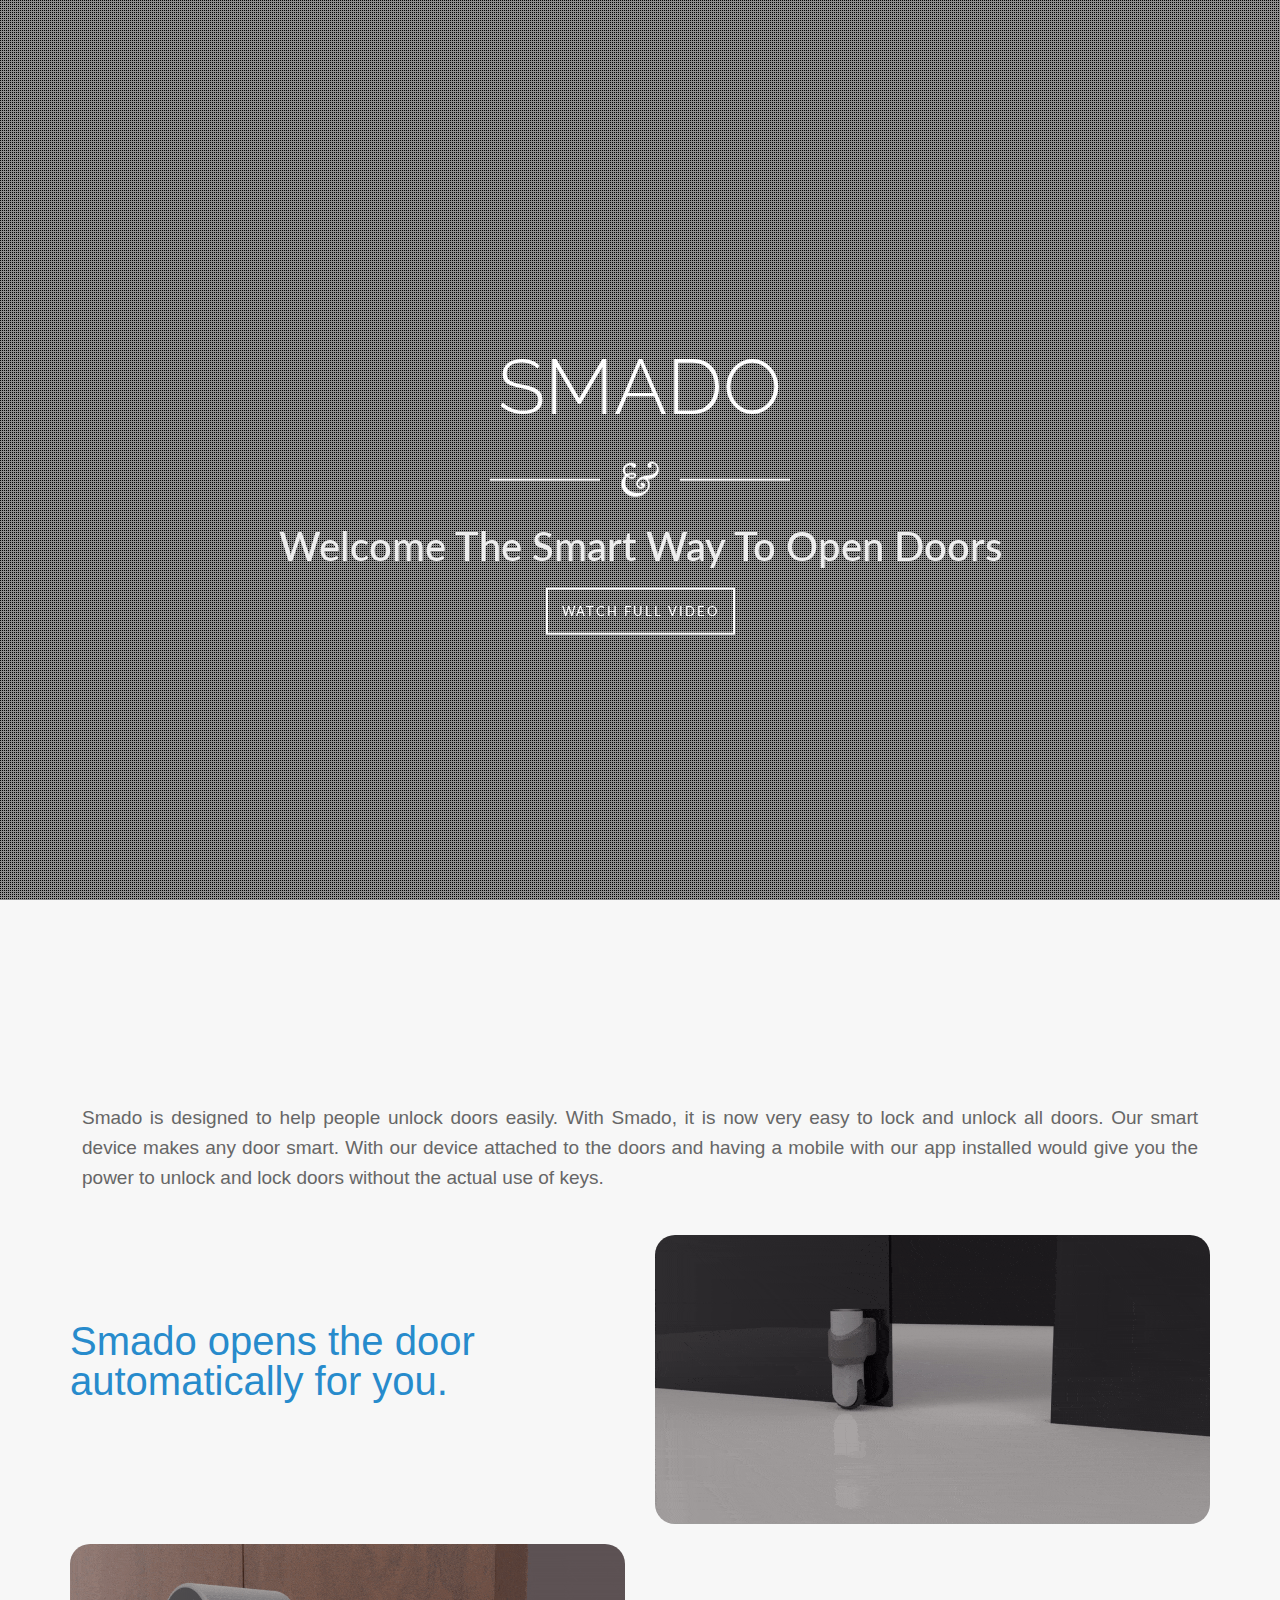
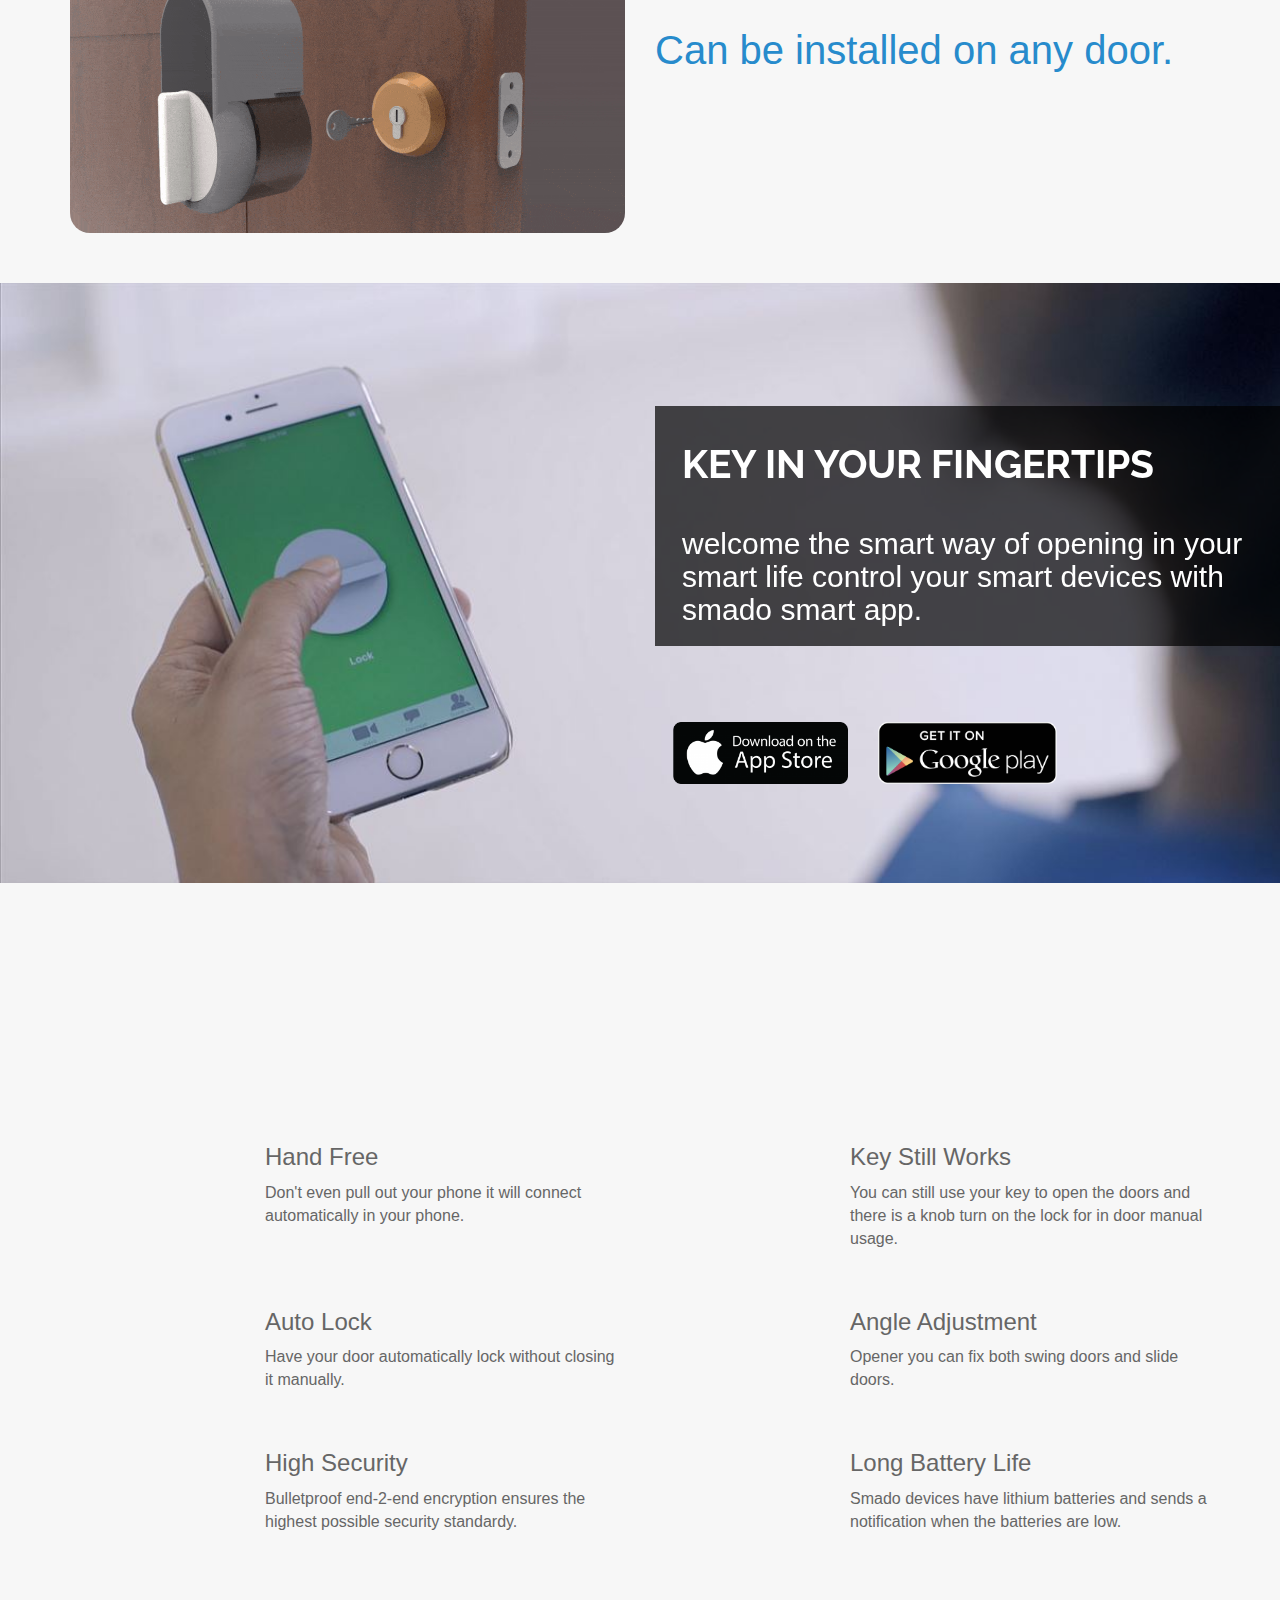
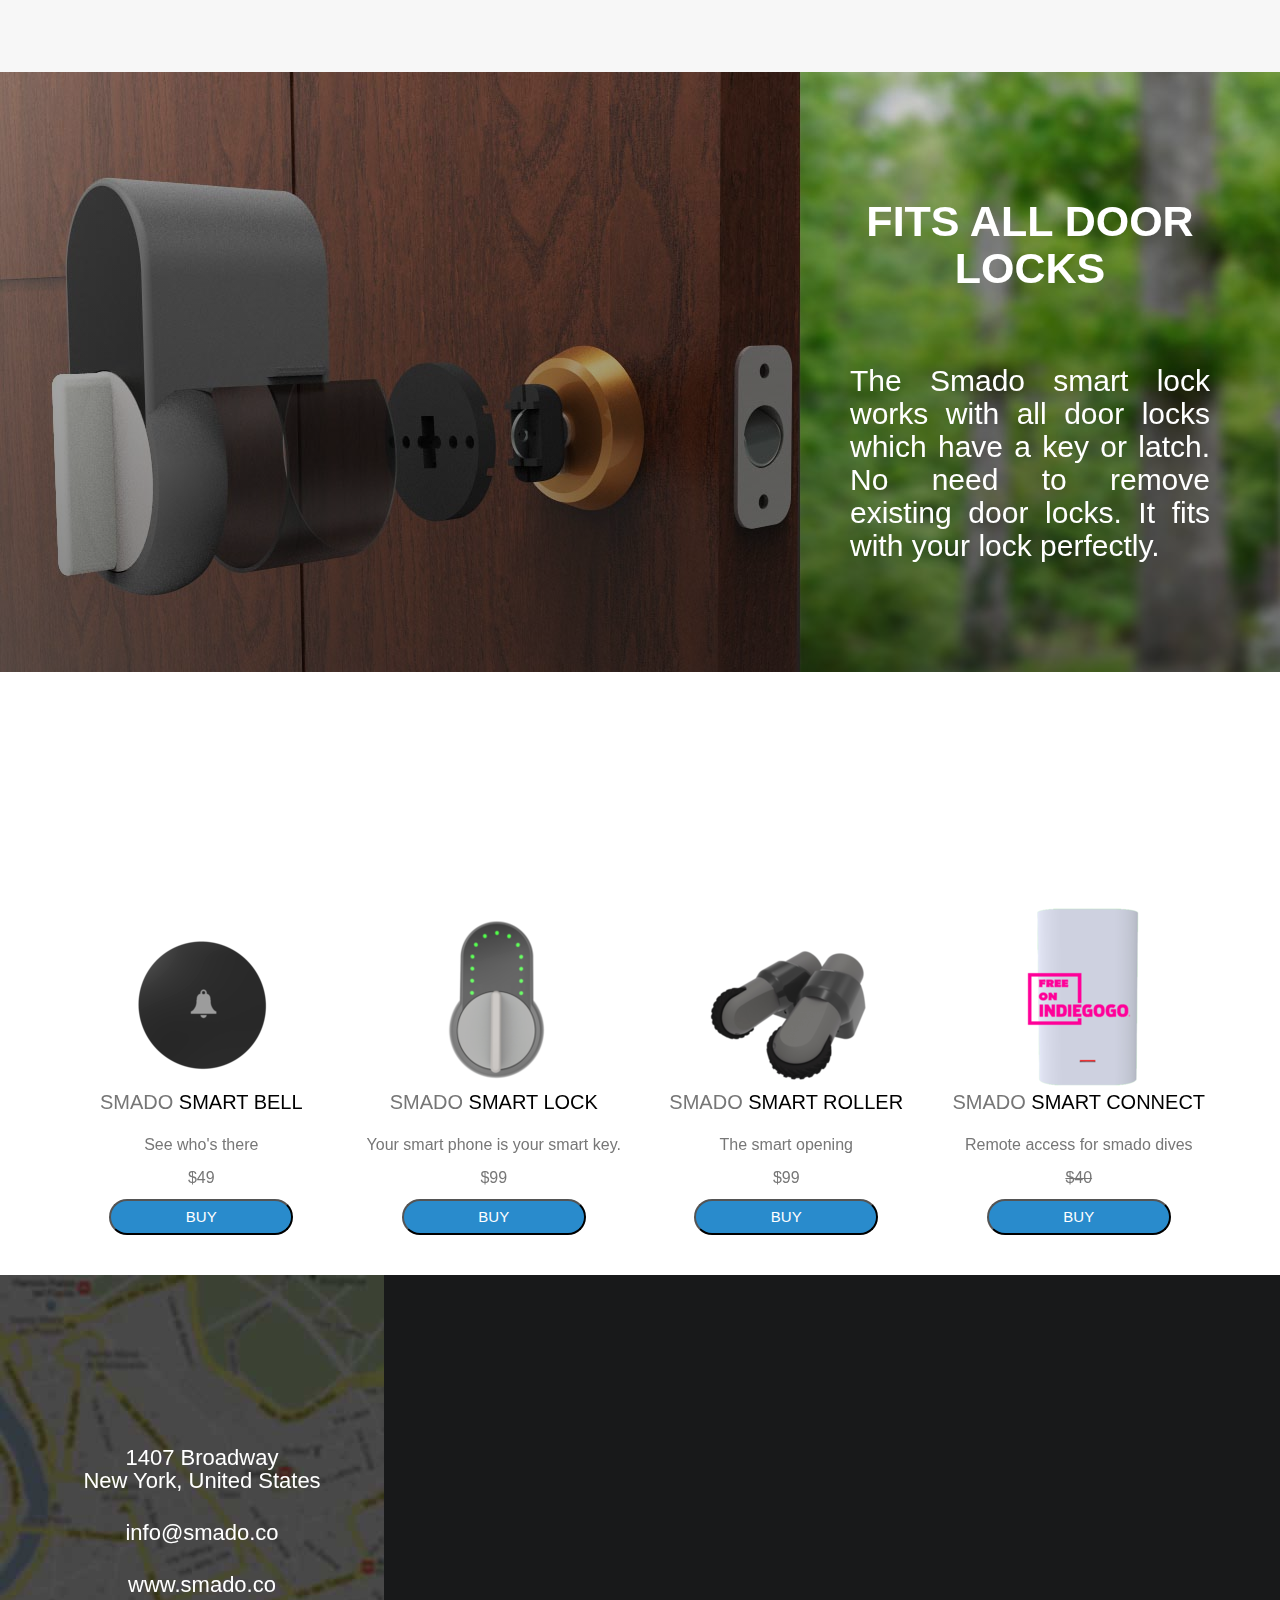
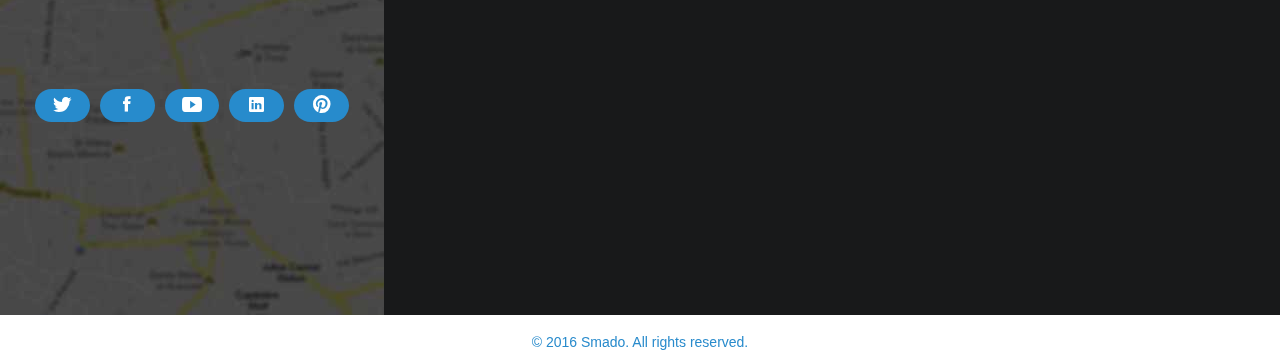
<file: index.html>
<!DOCTYPE html>
<head>
    <meta charset="utf-8">
    <title>SMADO - Smart way to open doors</title>
    <meta name="author" content="smado" />
    <meta name="title" content="SMADO - Smart way to open doors" />

    <meta name="keywords" content="smart door, smado, smart lock, doors, locks, smart roller" />
    <meta name="description" content="Our smart device makes any door smart. With our device attached to the doors and having a mobile with our app installed would give you the power to unlock and lock doors without the actual use of keys." />

    <meta name="author" content="Sam Norton">
    <meta name="viewport" content="width=device-width, initial-scale=1, minimum-scale=1, maximum-scale=1">

    <link rel="stylesheet" href="assets/css/bootstrap.min.css">
    <link rel="stylesheet" href="assets/css/ionicons.min.css">
    <link rel="stylesheet" href="assets/css/animate.css">
    <link rel="stylesheet" href="assets/css/style.css">
    <link href="https://fonts.googleapis.com/icon?family=Material+Icons"
      rel="stylesheet">
      <link rel="stylesheet" href="css/normalize.css" media="all">
    <link rel="stylesheet" href="css/style.css" media="all">
    <link rel="stylesheet" href="css/normalize.css" media="all">
    <link rel="stylesheet" href="css/style.css" media="all">
    <link href='http://fonts.googleapis.com/css?family=Lato:300,400,700,900,300italic,400italic,700italic,900italic|Raleway:400,200,300,500,700,600,800,900' rel='stylesheet' type='text/css'>
    <link href="http://maxcdn.bootstrapcdn.com/font-awesome/4.2.0/css/font-awesome.min.css" rel="stylesheet">

    <script src="js/jquery-1.11.1.min.js"></script>
     <script src="js/device.min.js"></script> <!--OPTIONAL JQUERY PLUGIN-->
    <script src="js/jquery.mb.YTPlayer.js"></script>
    <script src="js/custom.js"></script>
    
    
 <meta name="robots" content="noindex,follow" />
 <script type="text/javascript">
$(document).ready(function(){
    /* Get iframe src attribute value i.e. YouTube video url
    and store it in a variable */
    var url = $("#cartoonVideo").attr('src');
    
    /* Assign empty url value to the iframe src attribute when
    modal hide, which stop the video playing */
    $("#myModal").on('hide.bs.modal', function(){
        $("#cartoonVideo").attr('src', '');
    });
    
    /* Assign the initially stored url back to the iframe src
    attribute when modal is displayed again */
    $("#myModal").on('show.bs.modal', function(){
        $("#cartoonVideo").attr('src', url);
    });
});
</script>
<script type="text/javascript">
$(window).scroll(function(){
        
    if($(window).scrollTop() > 5){
        $("#header").slideDown("50000");
    }

    if($(window).scrollTop() < 5){
        $("#header").slideUp("50000");
    }

});
</script>
<script>
  (function(i,s,o,g,r,a,m){i['GoogleAnalyticsObject']=r;i[r]=i[r]||function(){
  (i[r].q=i[r].q||[]).push(arguments)},i[r].l=1*new Date();a=s.createElement(o),
  m=s.getElementsByTagName(o)[0];a.async=1;a.src=g;m.parentNode.insertBefore(a,m)
  })(window,document,'script','https://www.google-analytics.com/analytics.js','ga');

  ga('create', 'UA-85354934-1', 'auto');
  ga('send', 'pageview');

</script>

</head>

<body id="home">
    
    <section class="big-background">
        <a id="bgndVideo" class="player" data-property="{videoURL:'https://www.youtube.com/watch?v=kA6dAPMEVmQ',containment:'body',autoPlay:true, mute:true, startAt:0, stopAt:2, opacity:1}"></a>
        
        <div class="pattern"></div> 
            <div class="big-background-container">
                    <h1 class="big-background-title">SMADO</h1>
                    <div class="divider"></div>
                    <h1 id="colorize">Welcome The Smart Way To Open Doors</h1>
                    <a href="#" style="text-decoration:none;" data-toggle="modal" data-target="#myModal" class="big-background-btn">Watch Full Video</a>
            </div>                                                    
    </section>
    



    <nav id="sidebar-wrapper">
        <a id="menu-close" href="#" class="close-btn toggle"><i class="ion-ios-close-empty"></i></a>
        <ul class="sidebar-nav">
            <li><a href="#home">Home</a></li>
            <li><a href="#working">How it works</a></li>
            <li><a href="#buy">Buy</a></li>
            <li><a href="#contact">Contact us</a></li>
        </ul>
    </nav>

    <!-- ****************************** Header ************************** -->

    <header class="sticky" id="header">
        <section>
            <section class="row" id="logo_menu">
            <a href="#home">
                <section class="col-sm-10 col-md-10 col-xs-10 col-lg-4">
                    <img style="padding-left: 72px;" src="assets/img/logo1.png">
                </section></a>
                <section class="col-sm-0 col-md-0 col-xs-0 col-lg-8 navbar1">
                <span style="    float: right;">
                <a href="#working">HOW IT WORKS</a>
                <a href="#buy">PRODUCT STORE</a>
                <a href="#contact">CONTACT US</a>
                </span>
                </section>
                <section class="col-sm-2 col-xs-2 togle"><a id="menu-toggle" href="#" class="toggle wow rotateIn" data-wow-delay="1s"><i class="ion-navicon"></i></a></section>
            </section>
        </section>
    </header>



    
    <!-- ****************************** Banner ************************** -->
<!-- 
    <section id="banner" >
        <section class="container">
            <section class="row">
                <div class="col-md-6">
                    <div class="headings">
                        <h1 class="wow animated fadeInDown">Welcome The Smart Way To Open Doors</h1>
                        <p class="wow animated fadeInLeft">Watch video &nbsp;&nbsp; <a href="#" data-toggle="modal" data-target="#myModal"> <i class="ion-play"></i></p>
                        <div class="row">
                            <div class="col-xs-6 col-sm-6 col-md-5">
                                <a href="#" style="text-decoration:none;" data-toggle="modal" data-target="#myModal">
                                    <span class="polo-btn store wow animated bounceInUp"><i class="ion-play"></i>VIDEO</span>
                                </a>
                            </div>
                            <div class="col-xs-6 col-sm-6 col-md-5">
                                <a href="#buy" style="text-decoration:none;">
                                    <span class="polo-btn store wow animated bounceInUp"><i class="ion-social-usd"></i> BUY</span>
                                </a>
                            </div>
                            
                            
                        </div>
                    </div>
                </div>
            </section>
        </section>
    </section> -->

    <!-- ****************************** How It works ************************** -->

    <section id="working" class="block">
        <section class="container">
            <section class="row">
                <div class="col-md-12">
                    <div class="title-box">
                        <h1 class="block-title wow animated pulse">
                        
                            How It Works
                        
                        </h1>
                    </div>
                </div>
            </section>
            <section class="row">
                <div class="col-md-12">
                <p style="padding: 12px;font-family: 'Oxygen', sans-serif;font-size: 19px;line-height: 30px;text-align: justify;">
                    Smado is designed to help people unlock doors easily. With Smado, it is now very easy to lock and unlock all doors. Our smart device makes any door smart. With our device attached to the doors and having a mobile with our app installed would give you the power to unlock and lock doors without the actual use of keys. <!-- It is a perfect solution for all your tensions regarding doors. Going out will be more pleasurable with Smado which makes sure that your doors are safely locked.Nothing can be more worthy than an ideal sleep. You can have a sound sleep without any disturbances while Smado ensures your safety. -->
                </p>

                </div>
                </section>
                <section class="row" style="margin-top: 20px;">
                <div class="col-md-6" style="font-family: 'Roboto Condensed', sans-serif;color:#278bcc;font-weight: 100;font-size: 40px;padding-top: 86px;line-height: 1;">Smado opens the door automatically for you.
                </div>
                <div class="col-md-6">
                <img src="images/aa.gif" class="img-responsive" style="border-radius:20px;">
                </div>
                </section>
                <section class="row" style="margin-top: 20px;">
                <div class="col-md-6">
                <img src="images/bb.gif" class="img-responsive" style="border-radius:20px;">
                </div>
                <div class="col-md-6"><p style="font-family: 'Roboto Condensed', sans-serif;color:#278bcc;font-weight: 100;font-size: 40px;padding-top: 86px;line-height: 1;">Can be installed on any door.</p>
                </div>
                </section>
                
                
            
        </section>
    </section>
    <!-- ****************************** image banner 1 ************************** -->

    <section id="gallery" class="block">
        <section >
            <section class="row">
                <div class="title-box" style="color:#fff;"><h1 class="block-title wow animated pulse">

                
    
                </h1></div>
            </section>
            <section >
                <div class="col-xs-12 col-md-6">
                    
                </div>
                <div class="col-xs-12 col-md-6" style="padding-right:0px">
                <div style="background: rgba(0, 0, 0, 0.7);">
                <div style="font-size: 39px;color: #fff;font-weight: 700;text-transform: uppercase;margin-left: 27px;line-height: 1;">
                    <br>Key In Your Fingertips</div></br>
                    <h1 style="font-family: 'Roboto Condensed', sans-serif;color:white;margin-left: 27px; padding-bottom: 20px;">
                    welcome the smart way of opening in your smart life
                    control your smart devices with smado smart app.</br>
                    </h1>
                    </div>
                    <h1 style="margin-top:76px">

                    <span class="col-md-4 col-xs-4">
                        <img class="img-responsive" src="images/apple.png" >
                    </span>
                    <span class="col-md-4 col-xs-4">
                        <img class="img-responsive" src="images/play1.png" >
                        </span>
                    </h1>
                </div>
            </section>
        </section>
    </section>

<!-- ****************************** Features Section ************************** -->
<section id="features" class="white-wrapper">
    <div class="container">
      <section class="row">
                <div class="title-box"><h1 class="block-title wow animated pulse">
                
                Features
                
                </h1></div>
            </section>
      <div class="row" id="pading">
        <div class="col-xs-3 col-sm-2 cc wow animated flipInX" data-wow-delay="0.2s">
              <img class="alignright" src="images/handfree.png" alt="">
              </div>
              <div class="col-xs-9 col-sm-4">
              <h3>Hand Free</h3>
              <p>Don't even pull out your phone it will connect automatically in your phone.</p>
              </div>
              <div class="col-xs-3 col-sm-2 cc wow animated flipInX" data-wow-delay="0.2s"">
              <img class="alignright" src="images/key.png" alt="">
              </div>
              <div class="col-xs-9 col-sm-4">
              <h3>Key Still Works</h3>
              <p>You can still use your key to open the doors and there is a knob turn on the lock for in door manual usage.</p>
            </div>
</div>
<div class="row" id="pading">
              <div class="col-xs-3 col-sm-2 cc wow animated flipInX" data-wow-delay="0.2s"">
              <img class="alignright" src="images/lock.png" alt="">
              </div>
              <div class="col-xs-9 col-sm-4">
              <h3>Auto Lock</h3>
              <p>Have your door automatically lock without closing it manually.</p>
            </div>
              <div class="col-xs-3 col-sm-2 cc wow animated flipInX" data-wow-delay="0.2s"">
              <img class="alignright" src="images/angle.png" alt="">
              </div>
              <div class="col-xs-9 col-sm-4">
              <h3>Angle Adjustment</h3>
              <p>Opener you can fix both swing doors and slide doors.</p>
            </div>
          </div><!--/end border left -->
          <div class="row" id="pading">
              <div class="col-xs-3 col-sm-2 cc wow animated flipInX" data-wow-delay="0.2s"">
              <img class="alignright" src="images/security.png" alt="">
              </div>
              <div class="col-xs-9 col-sm-4">
              <h3>High Security</h3>
              <p>Bulletproof end-2-end encryption ensures the highest possible security standardy.</p>
            </div>
              <div class="col-xs-3 col-sm-2 cc wow animated flipInX" data-wow-delay="0.2s"">
              <img class="alignright" src="images/battery.png" alt="">
              </div>
              <div class="col-xs-9 col-sm-4">
              <h3>Long Battery Life </h3>
              <p>Smado devices have lithium batteries and sends a notification when the batteries are low.</p>
            </div>
          </div>

  </section>





    

    

    <!-- ****************************** Testimonial ************************** -->

    <section id="testimonial" class="block">
        
        <section class="container">
            <section class="row">
                <section class="col-xs-12">
                    <div id="review" class="owl-carousel owl-theme">
                        <div class="item">
                            <div class="row">
                                <div class="col-sm-8 ">
                                    
                                </div>
                                <div class="col-sm-4" ><h1 style="font-size: 43px;
    color: #fff;
    font-weight: 900;
    text-transform: uppercase;
    text-align: center;"><br>Fits All Door Locks</h1><br>
                                    <h1 style="font-family: 'Roboto Condensed', sans-serif;color:white;text-align: justify;">
                    The Smado smart lock works with all door locks which have a key or latch. 
No need to remove existing door locks.
 It fits  with your lock perfectly.
                    </h1>
                                    
                                </div>
                            </div>
                        </div>
                        
                    </div>
                </section>
            </section>
        </section>
    </section>


<!-- ****************************** Products Section ************************** -->

      <section id="buy" class="about-wrapper">
    <div class="container" id="pinabout" >
      
      <section class="row">
                <div class="title-box"><h1 class="block-title wow animated pulse">
            
                MEET THE SMADO SMART PRODUCTS
                
                </h1></div>
            </section>
      <div class="row text-center">
        <div class="col-lg-3 col-md-3 col-sm-6 col-xs-12"  >
          <div data-scroll-reveal="enter from the bottom after 0.3s" class="about-box" >
            <div class="about-border"  style="height:170px;width:10px;">
            </div>
            <div class="about-border floatabout" id="about2">
              <img class="aligncenter" src="images/smartbell.png" alt="">
            </div>
            <h3><span>SMADO </span>SMART BELL</h3>
            <p>​See who's there  </p>
            <p class="offer-tag">$49</p><a href="https://www.indiegogo.com/#/picks_for_you">
            <button class="btn-responsive">BUY</button></a>
          </div>
        </div>
        <div class="col-lg-3 col-md-3 col-sm-6 col-xs-12" id="animateload1">
          <div data-scroll-reveal="enter from the bottom after 0.3s" class="about-box">
            <div class="about-border"  style="height:170px;width:10px"> </div>
            <div id="about1" class="about-border floatabout"> <img class="aligncenter" src="images/smartlock.png" alt=""></div>
            <h3><span>SMADO</span> SMART LOCK</h3>
            <p>Your smart phone is your smart key.</p>
            <p class="offer-tag"> $99</p><a href="https://www.indiegogo.com/#/picks_for_you">
            <button class="btn-responsive">BUY</button></a>
          </div>
        </div>
        <div class="col-lg-3 col-md-3 col-sm-6 col-xs-12">
          <div data-scroll-reveal="enter from the bottom after 0.4s" class="about-box">
            <div class="about-border"  style="height:170px;width:10px"> </div>
            <div class="about-border floatabout" id="about3"> <img class="aligncenter" src="images/smartroll.png" alt=""></div>
            <h3><span>SMADO</span> SMART ROLLER</h3>
            <p>The smart opening</p>
            <p class="offer-tag">$99</p>
            <a href="https://www.indiegogo.com/#/picks_for_you">
            <button class="btn-responsive">BUY</button></a>
          </div>
        </div>
        <div class="col-lg-3 col-md-3 col-sm-6 col-xs-12">
          <div data-scroll-reveal="enter from the bottom after 0.4s" class="about-box">
            <div class="about-border"  style="height:170px;width:10px"> </div>
            <div class="about-border floatabout" id="about3"> <img class="aligncenter" src="images/free.png" alt=""></div>
            <h3><span>SMADO</span> SMART CONNECT</h3>
            <p>Remote access for smado dives</p>
            <p class="offer-tag" style="text-decoration: line-through;">$40</p>
            <a href="https://www.indiegogo.com/#/picks_for_you">
            <button class="btn-responsive">BUY</button></a>
          </div>
        </div>
      </div>
    </div>
  </section>




    <!-- ****************************** Contact Section ************************** -->

    <section id="contact">
            <section class="container contact-wrap">
                <section class="row">
                    <div class="title-box"><h1 class="block-title wow animated pulse">
                    
                    
                    Contact Us
                    
                    </h1></div>
                </section>
            </section>
            <section class="address">
                <div class="container">
                    <div class="col-sm-12">
                        <ul class="address-list">
                            <li><span>1407 Broadway <br>New York, United States</span></li>
                            <li> <span>info@smado.co</span></li>
                            <li> <span>www.smado.co</span></li>
                        </ul>
                        <div class="social-list">
                            <a href="https://twitter.com/smado_smart" target="_blank"><i class="ion-social-twitter" ></i></a>
                            <a href="https://www.facebook.com/Smadoinc-1549430358692091/" target="_blank"><i class="ion-social-facebook" ></i></a>
                            <a href="https://www.youtube.com/channel/UCpdI5TttDy61_tsqKFJCxjQ" target="_blank"><i class="ion-social-youtube" ></i></a>
                            <a href="https://www.linkedin.com/company/smado" target="_blank"><i class="ion-social-linkedin" ></i></a>
                            <a href="https://www.pinterest.com/smado_smart_pro/" target="_blank"><i class="ion-social-pinterest" ></i></a>
                            
                        </div>
                    </div>
                </div>
            </section>
            <section class="mailbox" style="background:none repeat scroll 0 0 #18191a">
                <div class="container">
                    <div class="col-sm-12">
                        
                        <form method="post" id="contact_form" action="contact.php">
                                        <input type="text" id="contact_name" name="name" class="glowing-border contact_input_box form-control  wow fadeInUp" placeholder="Name" required/>
                                        <input type="email" id="contact_email" name="email" class="glowing-border contact_input_box form-control  wow fadeInUp" placeholder="E-mail" required/>
                                        <textarea id="contact_text" name="message" rows="5" cols="30" class="glowing-border contact_input_box form-control  wow fadeInUp" placeholder="Message" required></textarea>
                                        <button type="submit" class="btn-responsive wow fadeInUp" style="width:30%"> Send <!-- &nbsp <i class="ion-ios-email" ></i> --></button>
                                    </form>
                    </div>
                </div>
            </section>
            <div class="clearfix"></div>
        </section>

        <!-- ****************************** Footer ************************** -->

        <section id="footer">
            <section class="container">
                <section class="row">
                    <div class="col-sm-4">

                    </div>
                        
                    <div class="col-sm-4">
                        <p class="copyright">© 2016 Smado. All rights reserved.</p>
                    </div>
                    <div class="col-sm-4">

                    </div>
                </section>
            </section>
        </section>


    <!-- All the scripts -->
      <div id="myModal" class="modal fade" style="background:black">
        <iframe id="cartoonVideo" style="width: 60%;
    margin-top:113px;margin-left:19%;" width="600" height="500" src="https://www.youtube.com/embed/njzfmEYyezw" frameborder="0" allowfullscreen></iframe>
    
    </div>



<!-- scripts -->
    <script src="assets/js/bootstrap.min.js"></script>
    <script src="assets/js/wow.min.js"></script>
    <script src="assets/js/owl.carousel.js"></script>
    <script src="assets/js/script.js"></script>
    
</body>
</html>
</file>
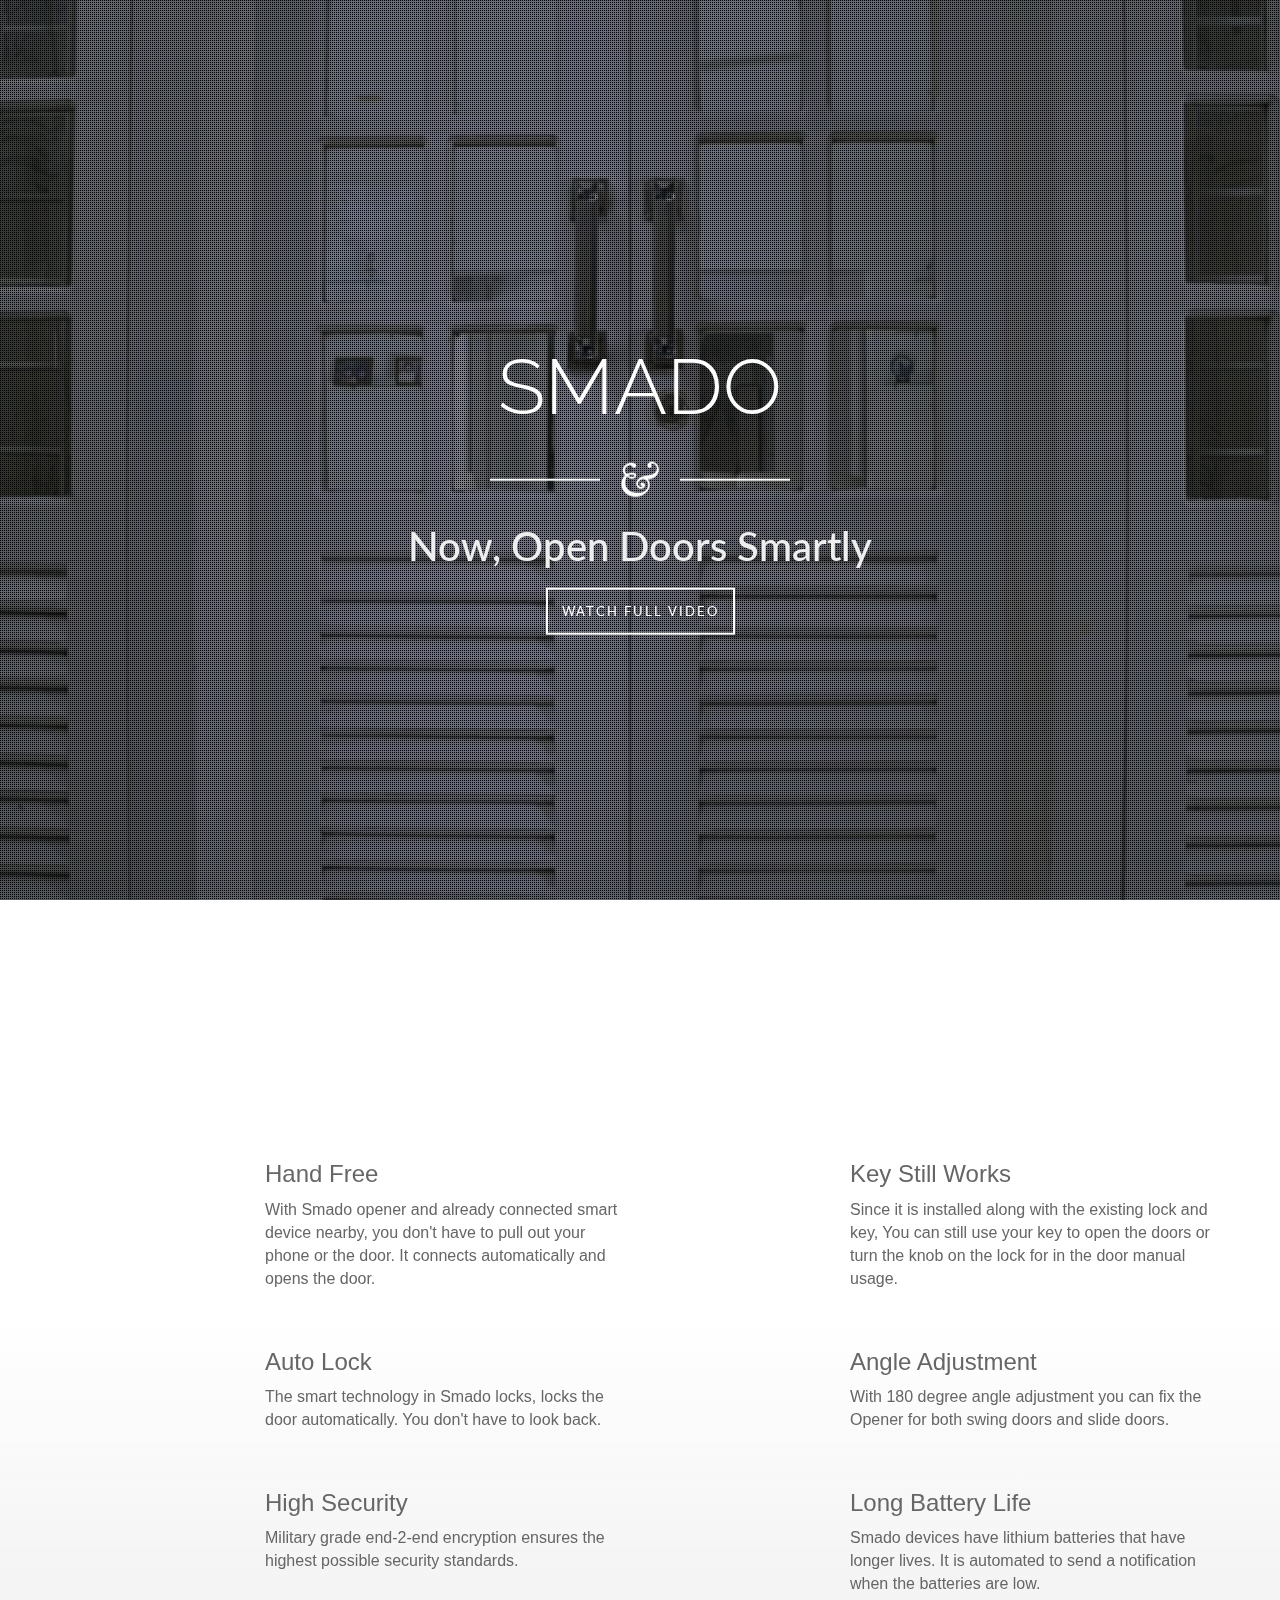
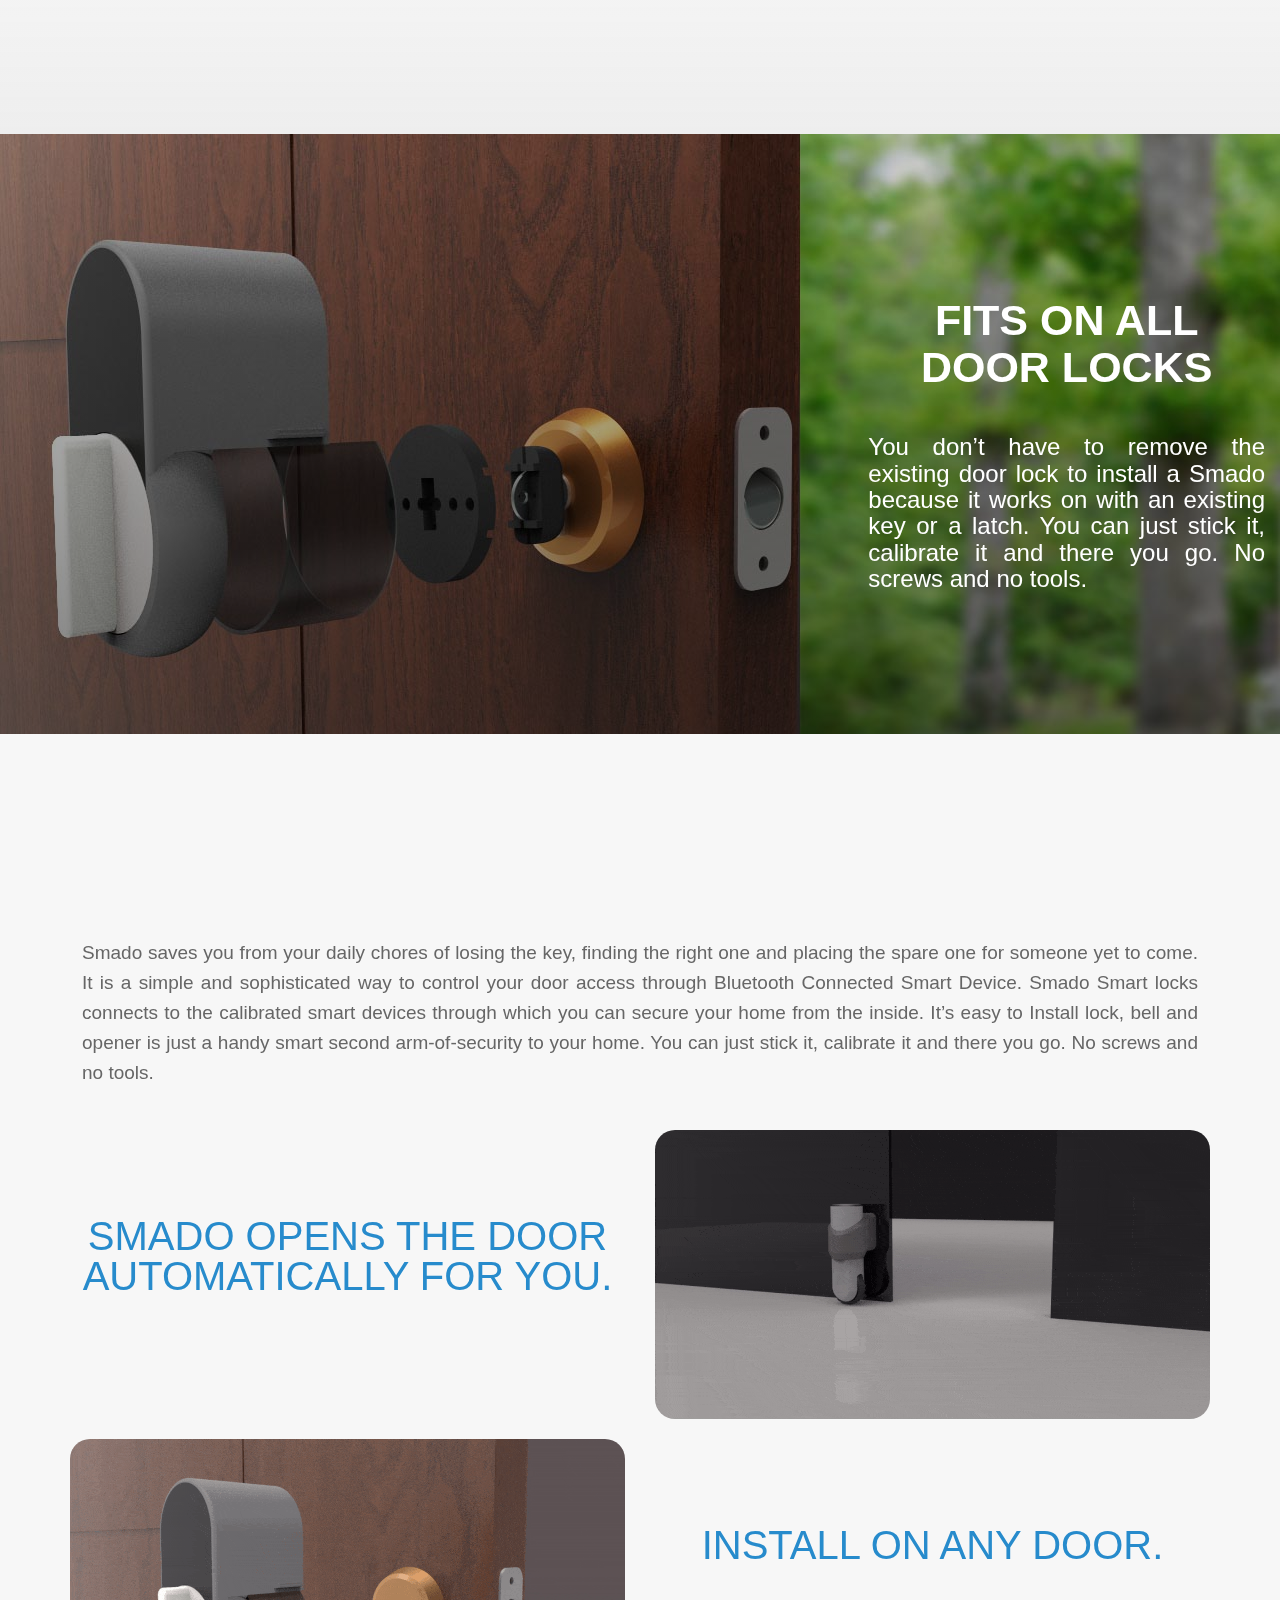
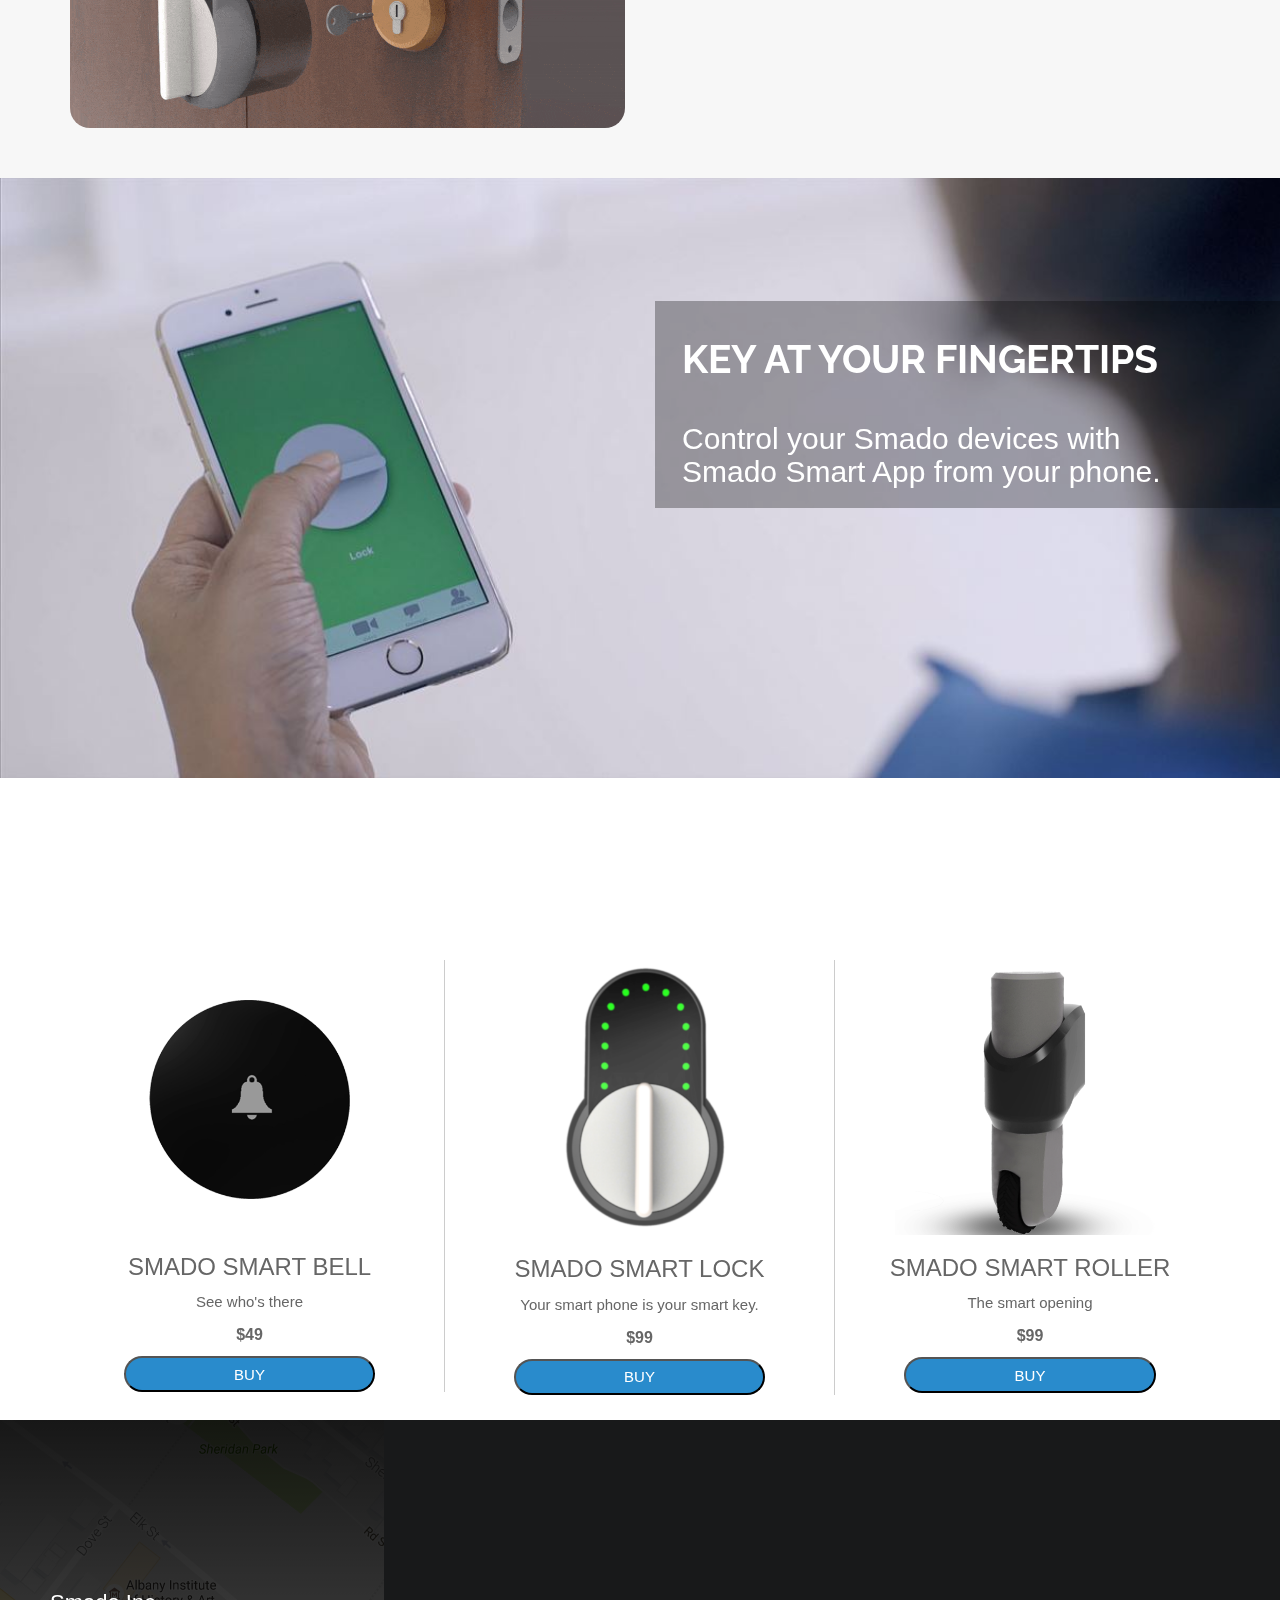
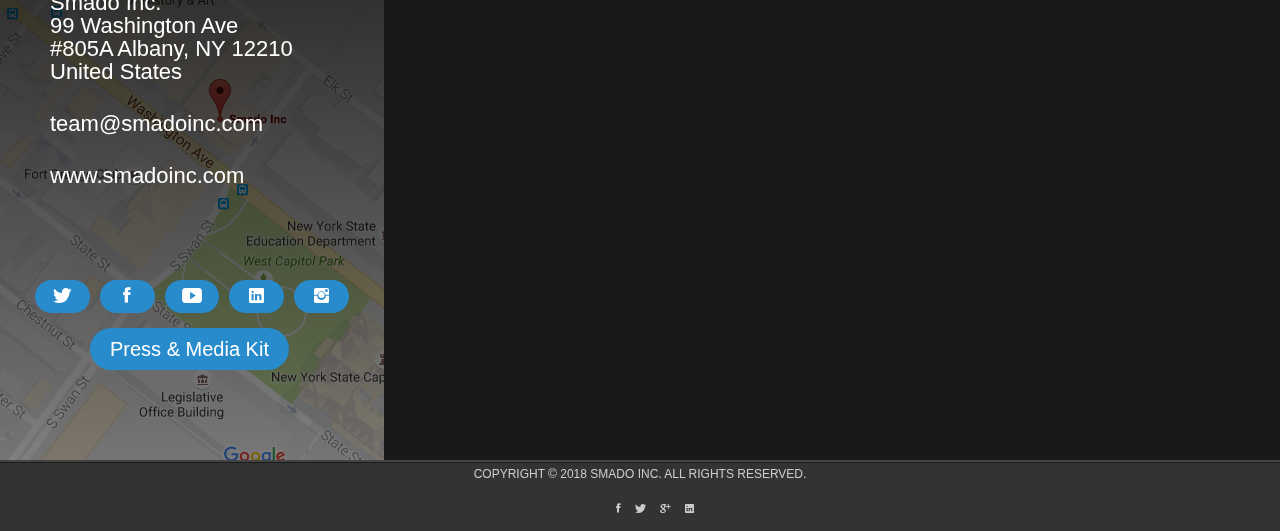
<file: public/index.html>
<!DOCTYPE html>
<head>
    <meta charset="utf-8">
    <title>SMADO - Smart way to open doors</title>
    <meta name="author" content="smado" />
    <meta name="title" content="SMADO - Smart way to open doors" />

    <meta name="keywords" content="smart door, smado, smart lock, doors, locks, smart roller" />
    <meta name="description" content="Our smart device makes any door smart. With our device attached to the doors and having a mobile with our app installed would give you the power to unlock and lock doors without the actual use of keys." />

    <meta name="author" content="Sam Norton">
    <meta name="viewport" content="width=device-width, initial-scale=1, minimum-scale=1, maximum-scale=1">

    <link rel="stylesheet" href="assets/css/bootstrap.min.css">
    <link rel="stylesheet" href="assets/css/ionicons.min.css">
    <link rel="stylesheet" href="assets/css/animate.css">
    <link rel="stylesheet" href="assets/css/style.css">
    <link href="https://fonts.googleapis.com/icon?family=Material+Icons"
      rel="stylesheet">
      <link rel="stylesheet" href="css/normalize.css" media="all">
    <link rel="stylesheet" href="css/style.css" media="all">
    <link rel="stylesheet" href="css/normalize.css" media="all">
    <link rel="stylesheet" href="css/style.css" media="all">
    <link href='https://fonts.googleapis.com/css?family=Lato:300,400,700,900,300italic,400italic,700italic,900italic|Raleway:400,200,300,500,700,600,800,900' rel='stylesheet' type='text/css'>
    <link href="https://maxcdn.bootstrapcdn.com/font-awesome/4.2.0/css/font-awesome.min.css" rel="stylesheet">

    <script src="js/jquery-1.11.1.min.js"></script>
     <script src="js/device.min.js"></script> <!--OPTIONAL JQUERY PLUGIN-->
    <script src="js/jquery.mb.YTPlayer.js"></script>
    <script src="js/custom.js"></script>
    
    
 <meta name="robots" content="noindex,follow" />
 <script type="text/javascript">
$(document).ready(function(){
    /* Get iframe src attribute value i.e. YouTube video url
    and store it in a variable */
    var url = $("#cartoonVideo").attr('src');
    
    /* Assign empty url value to the iframe src attribute when
    modal hide, which stop the video playing */
    $("#myModal").on('hide.bs.modal', function(){
        $("#cartoonVideo").attr('src', '');
    });
    
    /* Assign the initially stored url back to the iframe src
    attribute when modal is displayed again */
    $("#myModal").on('show.bs.modal', function(){
        $("#cartoonVideo").attr('src', url);
    });
});
</script>
<script type="text/javascript">
$(window).scroll(function(){
        
    if($(window).scrollTop() > 5){
        $("#header").slideDown("50000");
    }

    if($(window).scrollTop() < 5){
        $("#header").slideUp("50000");
    }

});
</script>
<!-- Global site tag (gtag.js) - Google Analytics -->
<script async src="https://www.googletagmanager.com/gtag/js?id=UA-80868145-3"></script>
<script>
  window.dataLayer = window.dataLayer || [];
  function gtag(){dataLayer.push(arguments);}
  gtag('js', new Date());

  gtag('config', 'UA-80868145-3');
</script>
<!-- Facebook Pixel Code -->
<script>
  !function(f,b,e,v,n,t,s)
  {if(f.fbq)return;n=f.fbq=function(){n.callMethod?
  n.callMethod.apply(n,arguments):n.queue.push(arguments)};
  if(!f._fbq)f._fbq=n;n.push=n;n.loaded=!0;n.version='2.0';
  n.queue=[];t=b.createElement(e);t.async=!0;
  t.src=v;s=b.getElementsByTagName(e)[0];
  s.parentNode.insertBefore(t,s)}(window, document,'script',
  'https://connect.facebook.net/en_US/fbevents.js');
  fbq('init', '690879804615513');
  fbq('track', 'PageView');
</script>
<noscript><img height="1" width="1" style="display:none"
  src="https://www.facebook.com/tr?id=690879804615513&ev=PageView&noscript=1"
/></noscript>
<!-- End Facebook Pixel Code -->



</head>

<body id="home">
  <script>
  fbq('track', 'ViewContent');
  fbq('track', 'Lead');
</script>

    
    <section class="big-background">
        <a id="bgndVideo" class="player" data-property="{videoURL:'https://www.youtube.com/watch?v=kA6dAPMEVmQ',containment:'body',autoPlay:true, mute:true, startAt:0, stopAt:2, opacity:1}"></a>
        
        <div class="pattern"></div> 
            <div class="big-background-container">
                    <h1 class="big-background-title">SMADO</h1>
                    <div class="divider"></div>
                    <h1 id="colorize">Now,  Open Doors Smartly</h1>
                    <a href="#" style="text-decoration:none;" data-toggle="modal" data-target="#myModal" class="big-background-btn">Watch Full Video</a>
                    <!-- <a target="_blank" href="https://www.indiegogo.com/projects/smado-a-smart-way-to-open-doors--5/coming_soon#/preview" style="text-decoration:none;margin-left: 10px" class="big-background-btn">Pre order now</a> -->
            </div>                                                    
    </section>
    



    <nav id="sidebar-wrapper">
        <a id="menu-close" href="#" class="close-btn toggle"><i class="ion-ios-close-empty"></i></a>
        <ul class="sidebar-nav">
            <li><a href="#home">Home</a></li>
            <li><a href="#working">How it works</a></li>
            <li><a href="#buy">Buy</a></li>
            <li><a href="#contact">Contact us</a></li>
        </ul>
    </nav>


    <!-- ****************************** Header ************************** -->

    <header class="sticky" id="header">
        <section>
            <section class="row" id="logo_menu">
            <a href="#home">
                <section class="col-sm-10 col-md-10 col-xs-10 col-lg-4">
                    <img style="padding-left: 72px;" src="assets/img/logo1.png">
                </section></a>
                <section class="col-sm-0 col-md-0 col-xs-0 col-lg-8 navbar1">
                <span style="    float: right;">
                <a href="#features">FEATURES</a>
                <a href="installation.html">HOW SMADO WORKS</a>
                <a href="#buy">PRODUCT STORE</a>
                <a href="#contact">CONTACT US</a>
                </span>
                </section>
                <section class="col-sm-2 col-xs-2 togle"><a id="menu-toggle" href="#" class="toggle wow rotateIn" data-wow-delay="1s"><i class="ion-navicon"></i></a></section>
            </section>
        </section>
    </header>



    
    <!-- ****************************** Banner ************************** -->
<!-- 
    <section id="banner" >
        <section class="container">
            <section class="row">
                <div class="col-md-6">
                    <div class="headings">
                        <h1 class="wow animated fadeInDown">Welcome The Smart Way To Open Doors</h1>
                        <p class="wow animated fadeInLeft">Watch video &nbsp;&nbsp; <a href="#" data-toggle="modal" data-target="#myModal"> <i class="ion-play"></i></p>
                        <div class="row">
                            <div class="col-xs-6 col-sm-6 col-md-5">
                                <a href="#" style="text-decoration:none;" data-toggle="modal" data-target="#myModal">
                                    <span class="polo-btn store wow animated bounceInUp"><i class="ion-play"></i>VIDEO</span>
                                </a>
                            </div>
                            <div class="col-xs-6 col-sm-6 col-md-5">
                                <a href="#buy" style="text-decoration:none;">
                                    <span class="polo-btn store wow animated bounceInUp"><i class="ion-social-usd"></i> BUY</span>
                                </a>
                            </div>
                            
                            
                        </div>
                    </div>
                </div>
            </section>
        </section>
    </section> -->
    <section id="features" class="white-wrapper">
    <div class="container">
      <section class="row">
                <div class="title-box"><h1 class="block-title wow animated pulse animated" style="visibility: visible; animation-name: pulse;">
                
                Features
                
                </h1></div>
            </section>
      <div class="row" id="pading">
        <div class="feture col-xs-3 col-sm-2 cc wow animated flipInX animated" data-wow-delay="0.2s" style="visibility: visible; animation-delay: 0.2s; animation-name: flipInX;">
              <img class="alignright" src="images/handfree.png" alt="">
              </div>
              <div class="col-xs-9 col-sm-4">
              <h3>Hand Free</h3>
              <p>With Smado opener and already connected smart device nearby, you don't have to pull out your phone or the door. It connects automatically and opens the door.</p>
              </div>
              <div class="feture col-xs-3 col-sm-2 cc wow animated flipInX animated" data-wow-delay="0.2s" "="" style="visibility: visible; animation-delay: 0.2s; animation-name: flipInX;">
              <img class="alignright" src="images/key.png" alt="">
              </div>
              <div class="col-xs-9 col-sm-4">
              <h3>Key Still Works</h3>
              <p>Since it is installed along with the existing lock and key, You can still use your key to open the doors or turn the knob on the lock for in the door manual usage.</p>
            </div>
</div>
<div class="row" id="pading">
              <div class="feture col-xs-3 col-sm-2 cc wow animated flipInX" data-wow-delay="0.2s" "="" style="visibility: hidden; animation-delay: 0.2s; animation-name: none;">
              <img class="alignright" src="images/lock.png" alt="">
              </div>
              <div class="col-xs-9 col-sm-4">
              <h3>Auto Lock</h3>
              <p>The smart technology in Smado locks, locks the door automatically. You don't have to look back.</p>
            </div>
              <div class="feture col-xs-3 col-sm-2 cc wow animated flipInX" data-wow-delay="0.2s" "="" style="visibility: hidden; animation-delay: 0.2s; animation-name: none;">
              <img class="alignright" src="images/angle.png" alt="">
              </div>
              <div class="col-xs-9 col-sm-4">
              <h3>Angle Adjustment</h3>
              <p>With 180 degree angle adjustment you can fix the Opener for both swing doors and slide doors.</p>
            </div>
          </div><!--/end border left -->
          <div class="row" id="pading">
              <div class="feture col-xs-3 col-sm-2 cc wow animated flipInX" data-wow-delay="0.2s" "="" style="visibility: hidden; animation-delay: 0.2s; animation-name: none;">
              <img class="alignright" src="images/security.png" alt="">
              </div>
              <div class="col-xs-9 col-sm-4">
              <h3>High Security</h3>
              <p>Military grade end-2-end encryption ensures the highest possible security standards.</p>
            </div>
              <div class="feture col-xs-3 col-sm-2 cc wow animated flipInX" data-wow-delay="0.2s" "="" style="visibility: hidden; animation-delay: 0.2s; animation-name: none;">
              <img class="alignright" src="images/battery.png" alt="">
              </div>
              <div class="col-xs-9 col-sm-4">
              <h3>Long Battery Life </h3>
              <p>Smado devices have lithium batteries that have longer lives. It is automated to send a notification when the batteries are low.</p>
            </div>
          </div>

  </div></section>

  <section id="testimonial" class="block" style="position: relative;">
        <div class="col-sm-8 ">     
        </div>
        <div class="col-sm-4">
          <h1 class="fits">
            <br>FITS ON ALL DOOR LOCKS
          </h1><br>
          <h3 style="font-family: 'Roboto Condensed', sans-serif;color:white;text-align: justify;">
            You don’t have to remove the existing door lock to install a Smado because it works on with an existing key or a latch. You can just stick it, calibrate it and there you go. No screws and no tools.
          </h3>                       
        </div>
    </section>

    <section id="working" class="block" style="position: relative;">
        <section class="container">
            <section class="row">
                <div class="col-md-12">
                    <div class="title-box">
                        <h1 class="block-title wow animated pulse animated" style="visibility: visible; animation-name: pulse;">
                        
                            How smado Works
                        
                        </h1>
                    </div>
                </div>
            </section>
            <section class="row">
                <div class="col-md-12">
                <p style="padding: 12px;font-family: 'Oxygen', sans-serif;font-size: 19px;line-height: 30px;text-align: justify;">
                    Smado saves you from your daily chores of losing the key, finding the right one and placing the spare one for someone yet to come. It is a simple and sophisticated way to control your door access through Bluetooth Connected Smart Device. Smado Smart locks connects to the calibrated smart devices through which you can secure your home from the inside.
                    It’s easy to Install lock, bell and opener is just a handy smart second arm-of-security to your home. You can just stick it, calibrate it and there you go. No screws and no tools.

                </p>

                </div>
                </section>
                <section class="row" style="margin-top: 20px;">
                <div class="col-md-6 working-tag">SMADO OPENS THE DOOR AUTOMATICALLY FOR YOU.
                </div>
                <div class="col-md-6">
                <img src="images/aa.gif" class="img-responsive" style="border-radius:20px;">
                </div>
                </section>
                <section class="row" style="margin-top: 20px;">
                <div class="col-md-6">
                <img src="images/bb.gif" class="img-responsive" style="border-radius:20px;">
                </div>
                <div class="col-md-6 working-tag">INSTALL ON ANY DOOR.</div>
                </section>
                
                
            
        </section>
    </section>

    <!-- ****************************** How It works ************************** -->

    <!-- ****************************** image banner 1 ************************** -->

    <section id="gallery" class="block" style="position: relative;">
        <section>
            <section class="row">
                <div class="title-box" style="color:#fff;"><h1 class="block-title wow animated pulse animated" style="visibility: visible; animation-name: pulse;">

                
    
                </h1></div>
            </section>
            <section>
                <div class="col-xs-12 col-md-6">
                    
                </div>
                <div class="col-xs-12 col-md-6" style="padding-right:0px">
                <div style="background: rgba(0, 0, 0, 0.3);">
                <div style="font-size: 39px;color: #fff;font-weight: 700;text-transform: uppercase;margin-left: 27px;line-height: 1;">
                    <br>KEY AT YOUR FINGERTIPS</div><br>
                    <h1 style="font-family: 'Roboto Condensed', sans-serif;color:white;margin-left: 27px; padding-bottom: 20px;    margin-right: 100px;">
                    Control your Smado devices with Smado Smart App from your phone.<br>
                    </h1>
                    </div>
                    <h1 style="margin-top:76px">

                    <!-- <span class="col-md-4 col-xs-4">
                        <img class="img-responsive" src="images/apple.png">
                    </span>
                    <span class="col-md-4 col-xs-4">
                        <img class="img-responsive" src="images/play1.png">
                        </span> -->
                    </h1>
                </div>
            </section>
        </section>
    </section>

<!-- ****************************** Features Section ************************** -->


    

    

    <!-- ****************************** Testimonial ************************** -->
<section id="buy" class="about-wrapper">
    <div class="container" id="pinabout">
      
      <section class="row">
                <div class="title-box"><h1 class="block-title wow animated pulse animated" style="visibility: visible; animation-name: pulse;">
            
                MEET THE SMADO SMART PRODUCTS
                
                </h1></div>
            </section>
      <div class="row text-center">
        <div class="col-lg-4 col-md-4 col-sm-6 col-xs-12" style="margin-bottom: 25px;border-right: 1px #ccc;border-right-style: double;">
            <div>
              <img class="aligncenter" src="images/Bell_500x500pxl_without_shadow.png" alt="" width="100%">
            </div>
            <h3><span>SMADO </span>SMART BELL</h3>
            <p>&#8203;See who's there  </p>
            <p class="offer-tag">$49</p><a href="https://www.indiegogo.com/projects/smado-a-smart-way-to-open-doors--5/x/19044357#/" target="blank">
            <button class="btn-responsive">BUY</button></a>

        </div>
        <div class="col-lg-4 col-md-4 col-sm-6 col-xs-12" style="margin-bottom: 25px;border-right: 1px #ccc;border-right-style: double;">
            <div> 
              <img class="aligncenter" src="images/Lock_og_size.png" alt="" width="100%">
            </div>
            <h3><span>SMADO</span> SMART LOCK</h3>
            <p>Your smart phone is your smart key.</p>
            <p class="offer-tag"> $99</p><a href="https://www.indiegogo.com/projects/smado-a-smart-way-to-open-doors--5/x/19044357#/" target="blank">
            <button class="btn-responsive">BUY</button></a>
        </div>
        <div class="col-lg-4 col-md-4 col-sm-6 col-xs-12" style="margin-bottom: 25px;">
            <div> 
              <img class="aligncenter" src="images/Roller_og_size.png" alt="" width="100%">
            </div>
            <h3><span>SMADO</span> SMART ROLLER</h3>
            <p>The smart opening</p>
            <p class="offer-tag">$99</p>
            <a href="hhttps://www.indiegogo.com/projects/smado-a-smart-way-to-open-doors--5/x/19044357#/" target="blank">
            <button class="btn-responsive">BUY</button></a>
        </div>

      </div>
    </div>
  </section>

<!-- ****************************** Products Section ************************** -->

    <!-- ****************************** Contact Section ************************** -->
    <section id="contact">
            <section class="container contact-wrap">
                <section class="row">
                    <div class="title-box"><h1 class="block-title wow animated pulse">
                    
                    
                    Contact Us
                    
                    </h1></div>
                </section>
            </section>
            <section class="address">
                <div class="container">
                    <div class="col-sm-12">
                        <ul class="address-list">
                            <li><span>Smado Inc. <br>99 Washington Ave <br> #805A Albany, NY 12210 <br> United States</span></li>
                            <li> <span>team@smadoinc.com</span></li>
                            <li> <span>www.smadoinc.com</span></li>
                        </ul>
                        <div class="social-list">
                            <a href="https://twitter.com/smado_smart" target="_blank"><i class="ion-social-twitter"></i></a>
                            <a href="https://www.facebook.com/Smadoinc-1549430358692091/" target="_blank"><i class="ion-social-facebook"></i></a>
                            <a href="https://www.youtube.com/channel/UCpdI5TttDy61_tsqKFJCxjQ" target="_blank"><i class="ion-social-youtube"></i></a>
                            <a href="https://www.linkedin.com/company/smado" target="_blank"><i class="ion-social-linkedin"></i></a>
                            <a href="https://www.instagram.com/smado3494/?hl=en" target="_blank"><i class="ion-social-instagram"></i></a>
                            
                        </div>
                        <div class="social-list">
                          <span style="padding: 20px 55px"><a href="assets/mediakit.zip" style="text-align: center;padding:10px 20px !important;text-decoration: none;" download>Press & Media Kit</a></span>
                        </div>
                    </div>
                </div>
            </section>
            <section class="mailbox" style="background:none repeat scroll 0 0 #18191a">
                <div class="container">
                    <div class="col-sm-12">
                        
                        <form method="post" id="contact_form" action="contact.php">
                                        <input type="text" id="contact_name" name="name" class="glowing-border contact_input_box form-control  wow fadeInUp" placeholder="Name" required/>
                                        <input type="email" id="contact_email" name="email" class="glowing-border contact_input_box form-control  wow fadeInUp" placeholder="E-mail" required/>
                                        <textarea id="contact_text" name="message" rows="5" cols="30" class="glowing-border contact_input_box form-control  wow fadeInUp" placeholder="Message" required></textarea>
                                        <button type="submit" class="btn-responsive wow fadeInUp" style="width:30%"> Send &nbsp <i class="ion-ios-email" ></i></button>
                                    </form>
                    </div>
                </div>
            </section>
            <div class="clearfix"></div>
        </section>

        <!-- ****************************** Footer ************************** -->

        <footer id="footerWrapper" style="position: relative;">
  <!-- <section id="mainFooter">
    <div class="container">
      <div class="row">
        <div class="col-sm-3">
          <div class="footerWidget">
            <h3>Company</h3>
            <p><a href="#" title="smado, smart doors">About Company</a></p>
            <p><a href="#" title="smado, smart doors">News Board</a></p>
            <p><a href="#" title="smado, smart doors">Career Opportunities</a></p>
            <p><a href="#" title="smado, smart doors">Affiliate</a></p>
          </div>
        </div>
        <div class="col-sm-3">
          <div class="footerWidget">
            <h3>Product</h3>
            <p><a href="index.html#features" title="smado, smart doors">Features</a></p>
            <p><a href="#working" title="smado, smart doors">How smado Works</a></p>
            <p><a href="index.html#buy">Purchase smado</a></p>
            <p><a href="#" title="smado, smart doors">Download Smado App</a></p>

            </div>
          </div>
          <div class="col-sm-3">
            <div class="footerWidget">
              <h3>Social</h3>
              <p><a href="http://smadoinc.blogspot.in/" target="blank">Frequently Asked Questions</a></p>
              <p><a href="http://smadoinc.blogspot.in/" target="blank">E-Brochure / Media Kit</a></p>
              <p><a href="https://www.youtube.com/watch?v=njzfmEYyezw&amp;t=" target="blank">Watch Video</a></p>
              <p><a href="http://smadoinc.blogspot.in/" target="blank">Security updates</a></p>    
            </div> 
            </div>

            <div class="col-sm-3">
            <div class="footerWidget">
              <h3>Newsletter</h3>
              <p style="color:#ccc">Be the first to hear about the latest deals</p>
              <form method="post" id="subscribe_form" action="subscribe.php">
                <input id="emailinput" name="email" type="email" placeholder="Email Address">
                <button style="margin-top: 5px;width: 93%;" type="submit" class="btn btn-primary">SUBSCRIBE
                </button>  
              </form>
            </div> 
            </div>
          </div>
        </div>
      
    </section> -->
    <section id="footerRights">
      <div class="container">
        <div class="row">
          <div class="col-md-12">
            <p>Copyright © 2018 <a href="http://www.smad.co" target="blank">Smado Inc.</a>  All rights reserved.</p>
                          <ul class="socialNetwork">
                <li><a href="https://www.facebook.com/Smadoinc-1549430358692091/" target="_blank" class="tips" title="follow us on Facebook"><i class="ion-social-facebook"></i></a></li>
                <li><a href="https://twitter.com/smado_smart" target="_blank" class="tips" title="follow us on Twitter"><i class="ion-social-twitter"></i></a></li>
                <li><a href="https://www.youtube.com/channel/UCpdI5TttDy61_tsqKFJCxjQ" target="_blank" class="tips" title="follow us on Google+"><i class="ion-social-googleplus"></i></a></li>
                <li><a href="https://www.linkedin.com/company/smado" target="_blank" class="tips" title="follow us on Linkedin"><i class="ion-social-linkedin"></i></a></li>
              </ul> 
          </div>
        </div>
      </div>
    </section>
</footer>


    <!-- All the scripts -->
      <div id="myModal" class="modal fade" style="background:black">
        <div>
        <a style="float: right;margin:10px 5px" class="big-background-btn" type="button" class="close" data-dismiss="modal">Close</a>
      </div>
        <iframe id="cartoonVideo" style="width: 100%;padding: 30px 20px" width="600" height="500" src="https://www.youtube.com/embed/fBEqJwD6lDk" frameborder="0" allowfullscreen></iframe>
    
    </div>



<!-- scripts -->
    <script src="assets/js/bootstrap.min.js"></script>
    <script src="assets/js/wow.min.js"></script>
    <script src="assets/js/owl.carousel.js"></script>
    <script src="assets/js/script.js"></script>
    
</body>
</html>
</file>
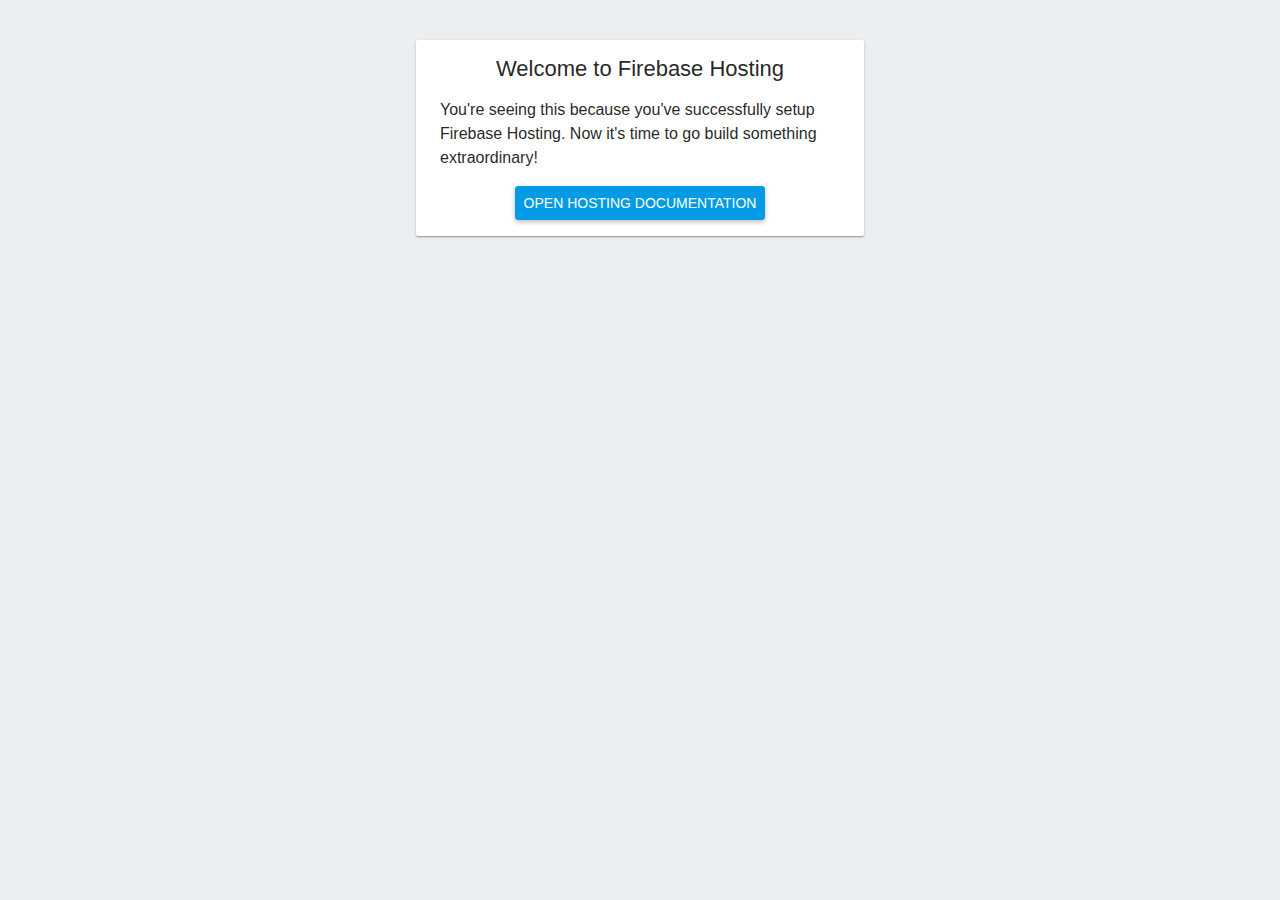
<file: y/index.html>
<!DOCTYPE html>
<html>
  <head>
    <meta charset="utf-8">
    <title>Welcome to Firebase Hosting</title>
    <style media="screen">
      body {
        font-family: Roboto, Arial, sans-serif;
        background: #ECEFF1;
        color: rgba(0,0,0,0.87);
      }

      a {
        color: rgb(3,155,229);
      }

      #message {
        max-width: 400px;
        margin: 40px auto;
        box-shadow: 0 1px 3px 0 rgba(0,0,0,0.2),0 1px 1px 0 rgba(0,0,0,0.14),0 2px 1px -1px rgba(0,0,0,0.12);
        border-radius: 2px;
        background: white;
        padding: 16px 24px;
      }

      #message h1 {
        font-size: 22px;
        font-weight: 500;
        text-align: center;
        margin: 0 0 16px;
      }

      #message p {
        font-weight: 300;
        line-height: 150%;
      }

      #message ul {
        list-style: none;
        margin: 16px 0 0;
        padding: 0;
        text-align: center;
      }

      #message li a {
        display: inline-block;
        padding: 8px;
        text-transform: uppercase;
        text-decoration: none;
        font-weight: 500;
        background: rgb(3,155,229);
        color: white;
        border: 1px solid rgb(3,155,229);
        border-radius: 3px;
        font-size: 14px;
        box-shadow: 0 2px 5px 0 rgba(0,0,0,.26);
      }
    </style>
  </head>
  <body>
    <div id="message">
      <h1>Welcome to Firebase Hosting</h1>
      <p>You're seeing this because you've successfully setup Firebase Hosting. Now it's time to go build something extraordinary!</p>
      <ul>
        <li><a target="_blank" href="https://firebase.google.com/docs/hosting/">Open Hosting Documentation</a></li>
      </ul>
    </div>
  </body>
</html>
</file>
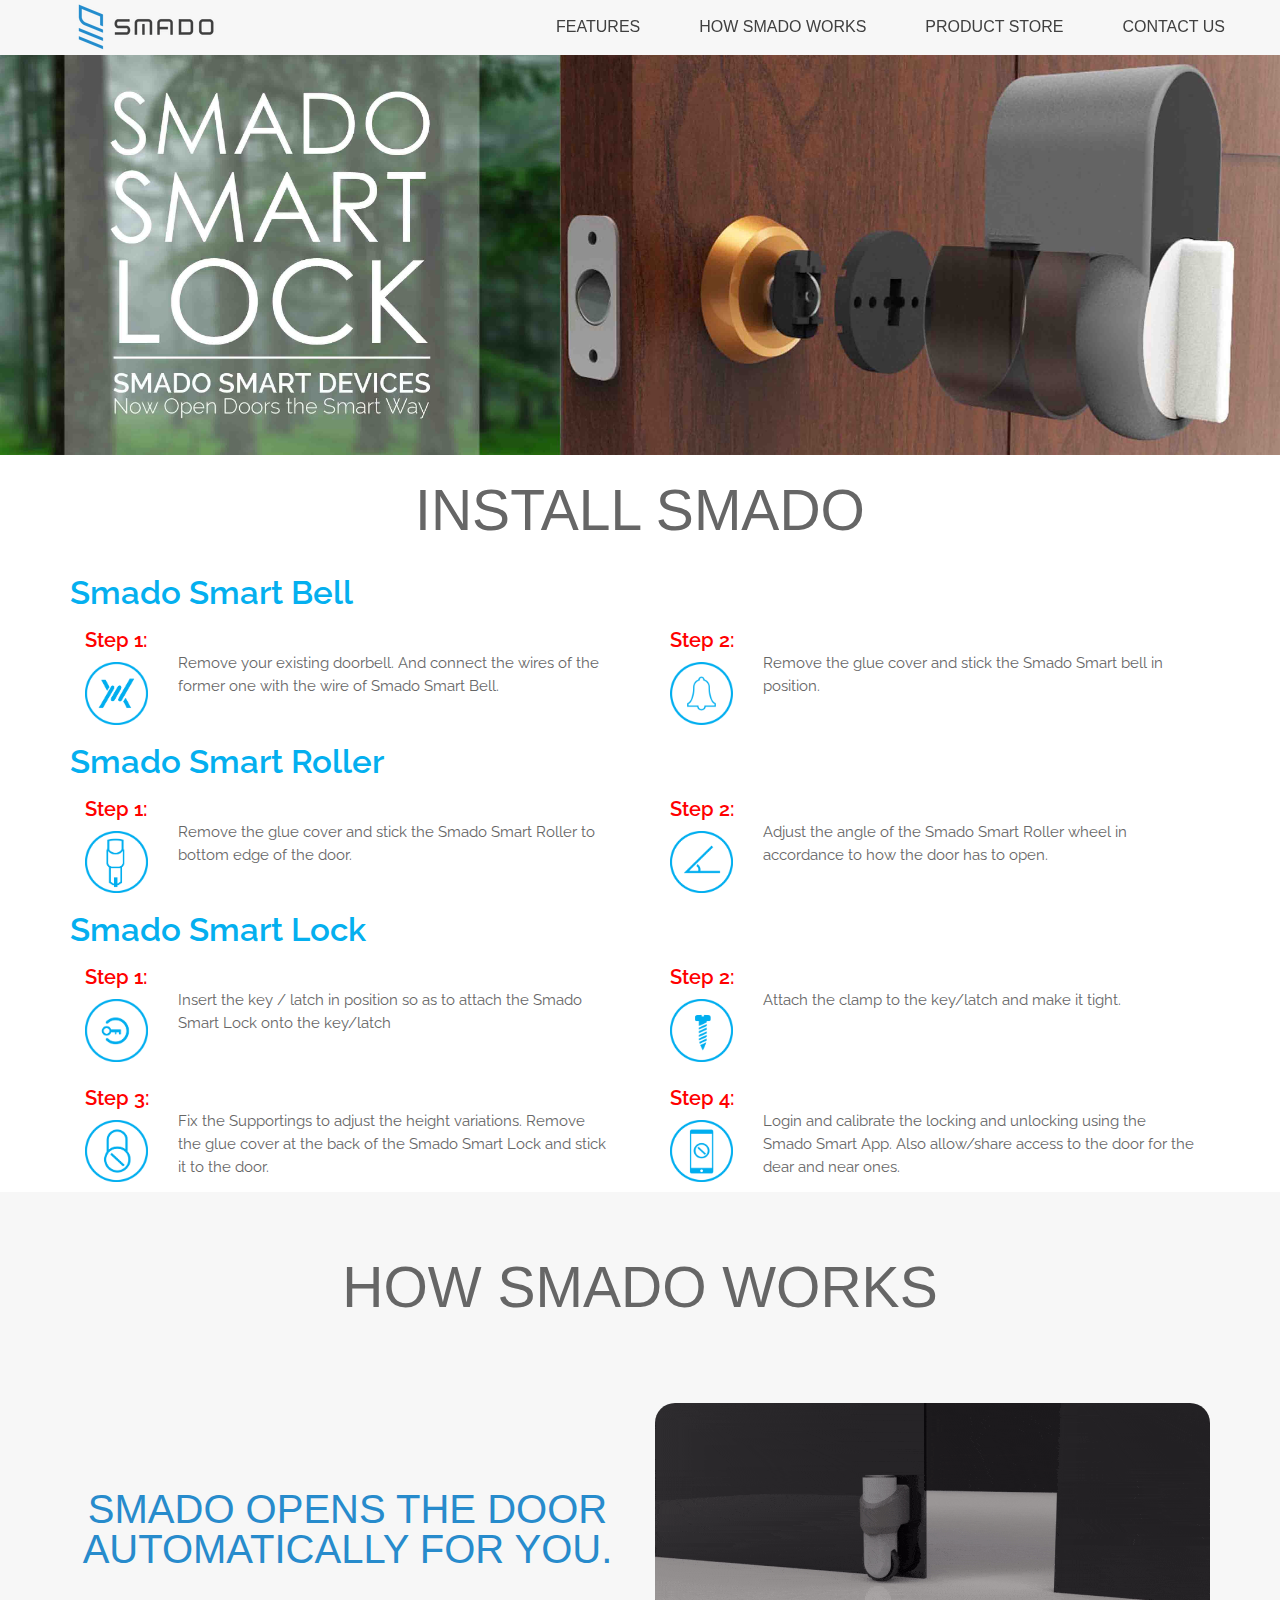
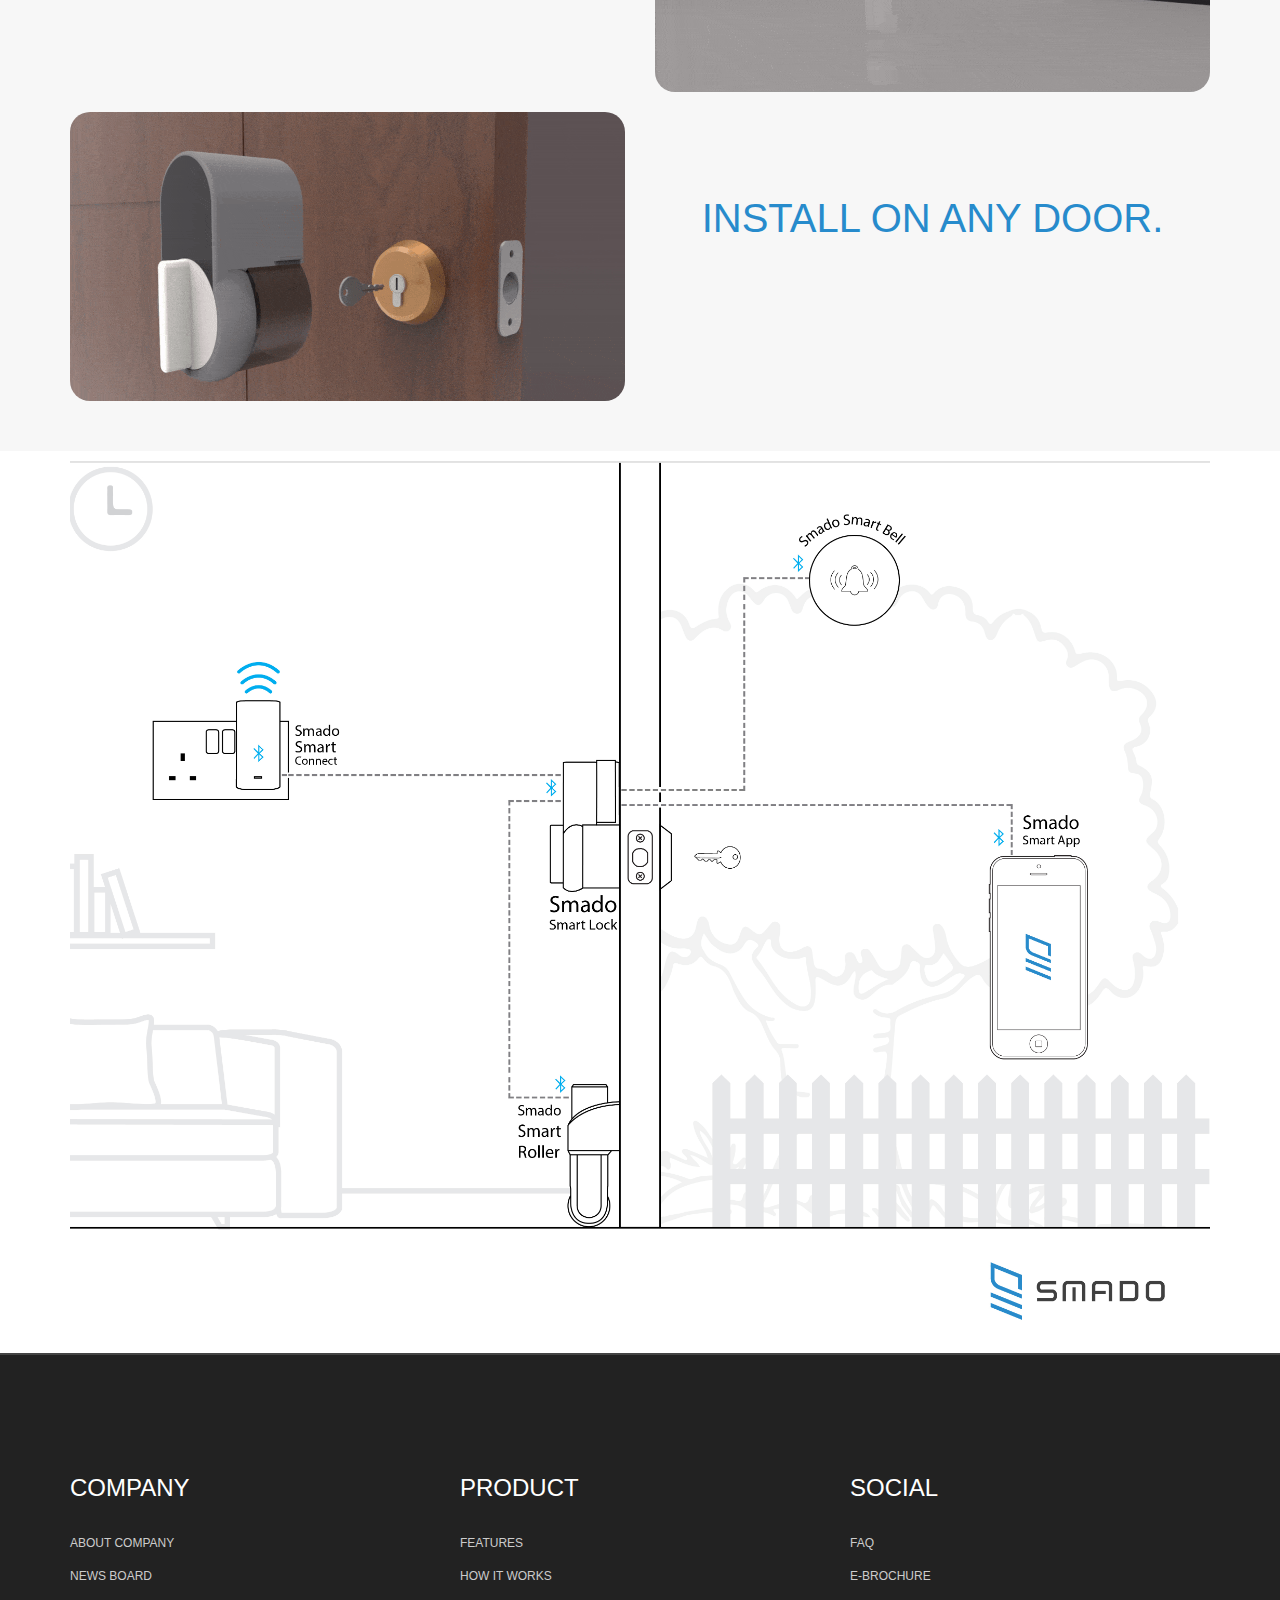
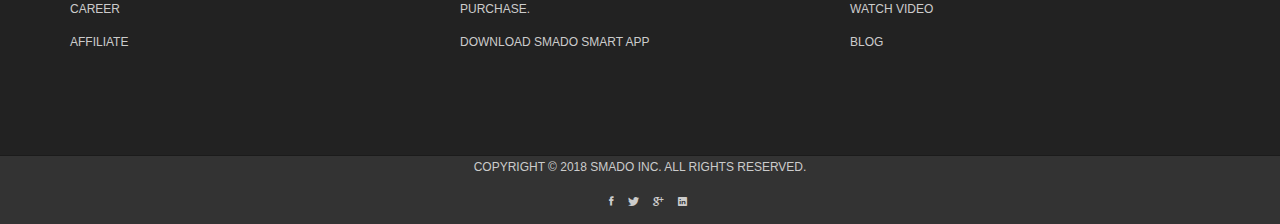
<file: public/installation.html>
<!DOCTYPE html>
<head>
    <meta charset="utf-8">
    <title>SMADO - Smart way to open doors</title>
    <meta name="google-site-verification" content="enmGxGHT75y-6z0I6stnpKCJDytwXFw8-CfuVF6pNTE" />
    <meta name="author" content="smado" />
    <meta name="title" content="SMADO - Smart way to open doors" />
    <meta name="google-site-verification" content="Y8XCdc0CFFW5TteXHi23zeJMcWePPUJQ40pKySLKWy8" />
    <meta name="keywords" content="Smado, Smad Inc, Smado Smart Lock, Smado Smart Opener, Smado Smart Roller, Smado Smart Bell, Door Lock, Smart Lock, Electronic Door Lock, Key Less Door Lock, Front Door Lock, Bluetooth Door Lck, Digital Door Lock, Wifi Door Lock, Best smart lock, Best Home Automation Products, Best Home Security Systems, Best Smart Door Locks" />
    <meta name="description" content="Smado Smart device makes any door smart. With our device attached to the doors and having a mobile with our app installed would give you the power to unlock and lock doors without the actual use of keys." />

    <meta name="author" content="Sam Norton">
    <meta name="viewport" content="width=device-width, initial-scale=1, minimum-scale=1, maximum-scale=1">

    <link rel="stylesheet" href="assets/css/bootstrap.min.css">
    <link rel="stylesheet" href="assets/css/ionicons.min.css">
    <link rel="stylesheet" href="assets/css/animate.css">
    <link rel="stylesheet" href="assets/css/style.css">
    <link href="https://fonts.googleapis.com/icon?family=Material+Icons"
      rel="stylesheet">
      <link rel="stylesheet" href="css/normalize.css" media="all">
    <link rel="stylesheet" href="css/style.css" media="all">
    <link rel="stylesheet" href="css/normalize.css" media="all">
    <link rel="stylesheet" href="css/style.css" media="all">
    <link href='https://fonts.googleapis.com/css?family=Lato:300,400,700,900,300italic,400italic,700italic,900italic|Raleway:400,200,300,500,700,600,800,900' rel='stylesheet' type='text/css'>
    <link href="https://maxcdn.bootstrapcdn.com/font-awesome/4.2.0/css/font-awesome.min.css" rel="stylesheet">
    <!-- Global site tag (gtag.js) - Google Analytics -->
<script async src="https://www.googletagmanager.com/gtag/js?id=UA-80868145-3"></script>
<script>
  window.dataLayer = window.dataLayer || [];
  function gtag(){dataLayer.push(arguments);}
  gtag('js', new Date());

  gtag('config', 'UA-80868145-3');
</script>

</head>

<body id="home">
    
    <nav id="sidebar-wrapper">
        <a id="menu-close" href="#" class="close-btn toggle"><i class="ion-ios-close-empty"></i></a>
        <ul class="sidebar-nav">
            <li><a href="index.html#features">Feature</a></li>
            <li><a href="#">How Smado Works</a></li>
            <li><a href="index.html#buy">Product Store</a></li>
            <li><a href="index.html#contact">Contact us</a></li>
        </ul>
    </nav>

    <!-- ****************************** Header ************************** -->

    <header class="sticky" id="header" style="display: block;background: #f7f7f7;">
        <section>
            <section class="row" id="logo_menu">
            <a href="index.html">
                <section class="col-sm-10 col-md-10 col-xs-10 col-lg-4">
                    <img style="padding-left: 72px;" src="assets/img/logo1.png">
                </section></a>
                <section class="col-sm-0 col-md-0 col-xs-0 col-lg-8 navbar1">
                <span style="    float: right;">
                <a href="index.html#features">FEATURES</a>
                <a href="#">HOW SMADO WORKS</a>
                <a href="index.html#buy">PRODUCT STORE</a>
                <a href="index.html#contact">CONTACT US</a>
                </span>
                </section>
                <section id="menu-toggle" class="col-sm-2 col-xs-2 togle"><a ><i class="ion-navicon"></i></a></section>
            </section>
        </section>
    </header>

<!-- <section style="background: url(images/RESIZE.jpg);">
        vxcbvcbcvb
    </section> -->
<img class="img-responsive" src="images/RESIZE.jpg"/ width="100%" style="padding-top: 50px;
">
    <!-- ****************************** Features Section ************************** -->
<section class="white-wrapper" style="background-color: #fff; padding: 10px 0">
    <div class="container">
      <section class="row">
                <div class="title-box" style="margin-bottom: 0;"><h1 class="block-title wow zoomInDown animated">
                
                INSTALL SMADO 
                
                </h1></div>
      </section>
      <section>

        <div style="padding-top: 25px;">
          <div class="row">
            <div class="col-sm-12 product-heading">
            Smado Smart Bell
            </div>
          </div>
          <div class="row" style="padding-top: 25px">
            <div class="col-sm-6 col-xs-12">
            <div class="col-sm-12" style="font-size: 20px;color: red;font-weight: 600;">Step 1:</div>
              <div class="col-sm-2 col-xs-2">
                 <div class="wow animated flipInX">
                   <img src="images/connect.png" width="100%" style="padding-top: 10px">
                 </div>
              </div>
              <div class="col-sm-10 col-xs-10">
                 Remove your existing doorbell.
                  And connect the wires of the
                  former one with the wire of
                  Smado Smart Bell. 
              </div>
            </div>
            <div class="col-sm-6 col-xs-12">
            <div class="col-sm-12" style="font-size: 20px;color: red;font-weight: 600;">Step 2:</div>
              <div class="col-sm-2 col-xs-2">
                 <div class="wow animated flipInX">
                   <img src="images/Bell.png" width="100%" style="padding-top: 10px">
                 </div>
              </div>
              <div class="col-sm-10 col-xs-10">
                 Remove the glue cover and stick the
                  Smado Smart bell in position. 
              </div>
            </div>
            </div>
          </div>

        <div style="padding-top: 25px;">
          <div class="row">
            <div class="col-sm-12 product-heading">
            Smado Smart Roller
            </div>
          </div>
          <div class="row" style="padding-top: 25px">
            <div class="col-sm-6 col-xs-12">
            <div class="col-sm-12" style="font-size: 20px;color: red;font-weight: 600;">Step 1:</div>
              <div class="col-sm-2 col-xs-2">
                 <div class="wow animated flipInX">
                   <img src="images/Roller.png" width="100%" style="padding-top: 10px">
                 </div>
              </div>
              <div class="col-sm-10 col-xs-10">
                 Remove the glue cover and
                  stick the Smado Smart Roller
                  to bottom edge of the door.
              </div>
            </div>
            <div class="col-sm-6 col-xs-12">
            <div class="col-sm-12" style="font-size: 20px;color: red;font-weight: 600;">Step 2:</div>
              <div class="col-sm-2 col-xs-2">
                 <div class="wow animated flipInX">
                   <img src="images/angle1.png" width="100%" style="padding-top: 10px">
                 </div>
              </div>
              <div class="col-sm-10 col-xs-10">
                 Adjust the angle of the Smado Smart
                  Roller wheel in accordance to how the
                  door has to open. 
              </div>
            </div>
            </div>
          </div>


        <div style="padding-top: 25px;">
          <div class="row">
            <div class="col-sm-12 product-heading">
            Smado Smart Lock
            </div>
          </div>
          <div class="row" style="padding-top: 25px">
            <div class="col-sm-6 col-xs-12">
            <div class="col-sm-12" style="font-size: 20px;color: red;font-weight: 600;">Step 1:</div>
              <div class="col-sm-2 col-xs-2">
                 <div class="wow animated flipInX">
                   <img src="images/insert key.png" width="100%" style="padding-top: 10px">
                 </div>
              </div>
              <div class="col-sm-10 col-xs-10">
                 Insert the key / latch in position
                  so as to attach the Smado Smart
                  Lock onto the key/latch
              </div>
            </div>
            <div class="col-sm-6 col-xs-12">
            <div class="col-sm-12" style="font-size: 20px;color: red;font-weight: 600;">Step 2:</div>
              <div class="col-sm-2 col-xs-2">
                 <div class="wow animated flipInX">
                   <img src="images/screw.png" width="100%" style="padding-top: 10px">
                 </div>
              </div>
              <div class="col-sm-10 col-xs-10">
                 Attach the clamp to the key/latch and
                  make it tight.
              </div>
            </div>
            </div>

                      <div class="row" style="padding-top: 25px">
            <div class="col-sm-6 col-xs-12">
            <div class="col-sm-12" style="font-size: 20px;color: red;font-weight: 600;">Step 3:</div>
              <div class="col-sm-2 col-xs-2">
                 <div class="wow animated flipInX">
                   <img src="images/Lock.png" width="100%" style="padding-top: 10px">
                 </div>
              </div>
              <div class="col-sm-10 col-xs-10">
                 Fix the Supportings to adjust the
                  height variations. Remove the glue
                  cover at the back of the Smado
                  Smart Lock and stick it to the door.
              </div>
            </div>
            <div class="col-sm-6 col-xs-12">
            <div class="col-sm-12" style="font-size: 20px;color: red;font-weight: 600;">Step 4:</div>
              <div class="col-sm-2 col-xs-2">
                 <div class="wow animated flipInX">
                   <img src="images/Mobile.png" width="100%" style="padding-top: 10px">
                 </div>
              </div>
              <div class="col-sm-10 col-xs-10">
                 Login and calibrate the locking and
                  unlocking using the Smado Smart
                  App. Also allow/share access to the
                  door for the dear and near ones. 
              </div>
            </div>
            </div>
          </div>         
        </section>
      </div>
    </section>


      <!-- ****************************** How It works ************************** -->

    <section id="working" class="block">
        <section class="container">
            <section class="row">
                <div class="col-md-12">
                    <div class="title-box">
                        <h1 class="block-title wow zoomInDown animated">
                        
                            How smado Works
                        
                        </h1>
                    </div>
                </div>
            </section>
                <section class="row" style="margin-top: 20px;">
                <div class="col-md-6 working-tag">SMADO OPENS THE DOOR AUTOMATICALLY FOR YOU.
                </div>
                <div class="col-md-6">
                <img src="images/aa.gif" class="img-responsive" style="border-radius:20px;">
                </div>
                </section>
                <section class="row" style="margin-top: 20px;">
                <div class="col-md-6">
                <img src="images/bb.gif" class="img-responsive" style="border-radius:20px;">
                </div>
                <div class="col-md-6 working-tag">INSTALL ON ANY DOOR.
                </div>
                </section>
                
                
            
        </section>
    </section>

  <section class="white-wrapper" style="background-color: #fff; padding: 10px 0">
    <div class="container">
      <img class="img-responsive" src="images/working.jpg">
    </div>
  </section>



<footer id="footerWrapper">
  <section id="mainFooter">
    <div class="container">
      <div class="row">
        <div class="col-sm-4">
          <div class="footerWidget">
            <h3>Company</h3>
            <p><a href="#" title="smado, smart doors">About Company</a></p>
            <p><a href="#" title="smado, smart doors">News Board</a></p>
            <p><a href="#" title="smado, smart doors">Career</a></p>
            <p><a href="#" title="smado, smart doors">Affiliate</a></p>
          </div>
        </div>
        <div class="col-sm-4">
          <div class="footerWidget">
            <h3>Product</h3>
            <p><a href="index.html#features" title="smado, smart doors">Features</a></p>
            <p><a href="#working" title="smado, smart doors">How It Works</a></p>
            <p><a href="index.html#buy">Purchase.</a></p>
            <p><a href="#" title="smado, smart doors">Download Smado Smart App</a></p>

            </div>
          </div>
          <div class="col-sm-4">
            <div class="footerWidget">
              <h3>Social</h3>
              <p><a href="http://smadoinc.blogspot.in/" target="blank">FAQ</a></p>
              <p><a href="http://smadoinc.blogspot.in/" target="blank">E-Brochure</a></p>
              <p><a href="https://www.youtube.com/watch?v=njzfmEYyezw&t=" target="blank">Watch Video</a></p>
              <p><a href="http://smadoinc.blogspot.in/" target="blank">Blog</a></p>    
            </div>
          </div>
        </div>
      </div>
    </section>
    <section id="footerRights">
      <div class="container">
        <div class="row">
          <div class="col-md-12">
            <p>Copyright © 2018 <a href="http://www.smad.co" target="blank">Smado Inc.</a>  All rights reserved.</p>
                          <ul class="socialNetwork">
                <li><a href="#" class="tips" title="follow me on Facebook"><i class="ion-social-facebook"></i></a></li>
                <li><a href="#" class="tips" title="follow me on Twitter"><i class="ion-social-twitter"></i></a></li>
                <li><a href="#" class="tips" title="follow me on Google+"><i class="ion-social-googleplus"></i></a></li>
                <li><a href="#" class="tips" title="follow me on Linkedin"><i class="ion-social-linkedin"></i></a></li>
                <li><a href="#" class="tips" title="follow me on Dribble"><i class="icon-dribbble iconRounded"></i></a></li>
              </ul> 
          </div>
        </div>
      </div>
    </section>
</footer>


<script src="js/jquery-1.11.1.min.js"></script>
<script type="text/javascript">
  // Closes the sidebar menu
$("#sidebar-wrapper a ").click(function(e) {
    $("#sidebar-wrapper").toggleClass("active");
});

// Opens the sidebar menu
$("#menu-toggle").click(function(e) {
    $("#sidebar-wrapper").toggleClass("active");
    console.log("done");
});
</script>

 
</body>
</html>
</file>
<file: assets/css/style.css>
/*
Theme Name: Polo
Theme URI: http://themewagon.com/demo/polo-responsive-app-landing-page-template
Author: ThemeWagon
Author URI: http://themewagon.com/
Description: One page app landing HTML5 CSS3 template powered by Bootstrap 3.
Version: 2.0
License: MPL v2.0
License URI: https://www.mozilla.org/MPL/2.0/
Tags: green, white, responsive-layout, one page, full-width-template
Text Domain: polo
*/

/**
* Table of Contents:
*
* 01.0 - Custom Fonts
* 02.0 - Global
* 03.0 - Side Menu
* 04.0 - Preloader
* 05.0 - Header
* 06.0 - Banner
* 07.0 - Features
* 08.0 - Gallery
* 09.0 - Team Member
* 10.0 - Testimonial
* 11.0 - Subscribe
* 12.0 - Contact us
* 13.0 - Footer
* 14.0 - Responsive Fixes
* -----------------------------------------------------------------------------
*/


/* ///////////////////////////////////////////////////////////////////// 
//  01 - Custom Fonts 
/////////////////////////////////////////////////////////////////////*/


@font-face {
    font-family: 'caviar_dreams';
    src: url('../fonts/CaviarDreams-webfont.woff2') format('woff2'),
         url('../fonts/CaviarDreams-webfont.woff') format('woff'),
         url('../fonts/CaviarDreams-webfont.ttf') format('truetype');
    font-weight: normal;
    font-style: normal;

}

/* ///////////////////////////////////////////////////////////////////// 
//  02 - Global 
/////////////////////////////////////////////////////////////////////*/

























@media all and (max-width: 1200px){
    .navbar1{
        display: none;
    }
}
@media all and (min-width: 1200px){
    .togle{
        display: none;
    }
}
.navbar1{
    padding-top: 15px;
    font-size: 16px;
}
.navbar1 a{
    text-decoration: none !important;
    margin-right: 47px;
    color: #404040;
    text-decoration: none;
    
}
.navbar1 a:hover {
    text-decoration: none !important;
    background: #298bcc;
    color: white;
    border-radius: 15px;
}

.glowing-border {
    border: 2px solid #dadada;
    border-radius: 7px;
}

.glowing-border:focus { 
    outline: none;
    border-color: #298bcc;
    box-shadow: 0 10 30px #298bcc;
}
body { padding-right: 0 !important }

* {
    outline: none !important;
}

body {
    font-family: 'Lato', Calibri, Arial, sans-serif;
    color: #222;

}
h1, h2, h3, h4, h5, h6{
    font-family: 'Roboto', sans-serif;
}
p, a, li{
    font-family: 'Oxygen', sans-serif;
}
a {
    transition: all 0.3s ease-out;
    position: relative;
    padding: .5em;
    margin: -.5em;
}

a:focus, 
a:hover {
    text-decoration: none;
    color: #00ceb8;
}

.img_res{
    display: block;
    width: 100%;
    height: auto;
    max-width: 100%;
}
.block-title {
    font-weight: 400;
    font-family: 'Roboto Condensed', sans-serif;
    font-size: 3.8em;
    padding: 0 40px;
    margin: 0;
    line-height: 1.6;
    display: inline-block;
    position: relative;
    text-transform: uppercase;
}
.contact_input_box {
    background: none repeat scroll 0 0 transparent;
    border: 1px solid #666;
    border-radius: 30px;
    color: #fff;
    height: auto;
    margin-bottom: 30px;
    padding: 15px;
    resize: none;
    }

.block {
    /*background: url(../img/bg.jpg);*/
    background-color: #f7f7f7;

    padding: 50px 0px 50px 0px;
    overflow: hidden;
}
.title-box{
    text-align: center;
    
    margin-bottom: 50px;
}
.bb-top-left {
    position: absolute;
    width: 95px;
    height: 25px;
    top: 0;
    left: 0;
    border-top: 5px solid #278bcc;
    border-left: 5px solid #278bcc;
}
.bb-bottom-left {
    position: absolute;
    width: 95px;
    height: 25px;
    bottom: 0;
    left: 0;
    border-bottom: 5px solid #278bcc;
    border-left: 5px solid #278bcc;
}
.bb-top-right {
    position: absolute;
    width: 95px;
    height: 25px;
    top: 0;
    right: 0;
    border-top: 5px solid #278bcc;
    border-right: 5px solid #278bcc;
}
.bb-bottom-right {
    position: absolute;
    width: 95px;
    height: 25px;
    bottom: 0;
    right: 0;
    border-bottom: 5px solid #278bcc;
    border-right: 5px solid #278bcc;
}
.polo-btn {
    border-radius: 30px;
    display: block;
    color: #fff;
    border: 1px solid;
    text-align: center;
    font-size: 26px;
    font-weight: 100;
    padding: 15px 0px;
    margin: 0px 0px 20px 0px;
    transition: 0.4s ease all;
}


/* ///////////////////////////////////////////////////////////////////// 
//  03 - Side Menu
/////////////////////////////////////////////////////////////////////*/

#sidebar-wrapper {
    z-index: 1000;
    position: fixed;
    right: 0;
    width: 260px;
    height: 100%;
    margin-right: -260px;
    overflow-y: auto;
    background: #298bcc;
    z-index: 99999999;
    -webkit-transition: all 0.4s ease 0s;
    -moz-transition: all 0.4s ease 0s;
    -ms-transition: all 0.4s ease 0s;
    -o-transition: all 0.4s ease 0s;
    transition: all 0.4s ease 0s;
}

.sidebar-nav {
    position: absolute;
    width: 250px;
    margin: 0;
    padding: 0;
    list-style: none;
}

.sidebar-nav li {
    text-indent: 20px;
    line-height: 40px;
    border-bottom: 1px dotted rgba(255, 255, 255, 0.27);
}

.sidebar-nav li a {
    display: block;
    text-decoration: none;
    color: #FFF;
    font-size: 16px;
    padding: 15px 15px;
}

.sidebar-nav li a:hover {
    text-decoration: none;
    color: #81F89D;
}

.sidebar-nav li a:active,
.sidebar-nav li a:focus {
    text-decoration: none;
}

.sidebar-nav > .sidebar-brand {
    height: 55px;
    font-size: 18px;
    line-height: 55px;
}

.sidebar-nav > .sidebar-brand a {
    color: #999;
}

.sidebar-nav > .sidebar-brand a:hover {
    color: #fff;
    background: none;
}
#sidebar-wrapper.active {
    right: 250px;
    width: 260px;
    -webkit-transition: all 0.4s ease 0s;
    -moz-transition: all 0.4s ease 0s;
    -ms-transition: all 0.4s ease 0s;
    -o-transition: all 0.4s ease 0s;
    transition: all 0.4s ease 0s;
}

.toggle {
    margin: 5px 5px 0 0;
}
.close-btn {
    display: block;
    color: #FFFFFF;
    font-size: 2em;
    margin: 0;
    padding: 0;
    text-align: right;
    width: 100%;
    padding-right: 25px;
}
.close-btn:hover {
    color: #84FFB0;
}




/* ///////////////////////////////////////////////////////////////////// 
//  04 - Preloader
/////////////////////////////////////////////////////////////////////*/

#preloader { 
    position: fixed; 
    left: 0; 
    top: 0; 
    z-index: 99999999999; 
    width: 100%; 
    height: 100%; 
    overflow: visible; 
    background: #fff url('../img/preloader.gif') 
    no-repeat center center; 
}

/* ///////////////////////////////////////////////////////////////////// 
//  05 - Header
/////////////////////////////////////////////////////////////////////*/

.sticky{
    display: none;
    position: fixed;
    width: 100%;
    background: white;
    /*padding: 15px 0px;*/
    transition: all 0.5s;
    z-index: 99999;
}
.fixed {
    height: 52px;
    position: fixed;
    top:0; 
    left:0;
    width: 100%; 
   /* background-color: #298bcc;*/
    padding: 0px;
}
.logo {
    font-family: 'caviar_dreams';
    color: #fff;
    font-size: 2.5em;
    line-height: 1.6;
    background: url("../img/logo1.png")
}
#logo_menu {
    /*padding: 5px 0px;*/
}
#menu-toggle {
    z-index: 1;
    font-size: 35px;
    float: right;
    border: 1px solid #fff;
    /*color: #fff;*/
    margin: 5px 0px;
    padding: 2px 10px;
    line-height: 0;
}
.store-btn-container {
    padding-top: 15px;
}
.store-btn:hover,#menu-toggle:hover {
    background: #00ceb8;
    border-color: #00ceb8;
    color: #fff;
}

/* ///////////////////////////////////////////////////////////////////// 
//  06 - Banner
/////////////////////////////////////////////////////////////////////*/

#banner {
    background:  linear-gradient(
      rgba(0, 0, 0, 0.5),
      rgba(0, 0, 0, 0.5)
    ),url(../img/bg.jpg);
    background-size: cover;
    padding-top: 80px;
    background-attachment: fixed;
    position: relative;
}

.headings {
    padding: 25% 0 30% 0;
    color: #fff;
}
.headings h1 {
    font-size: 40px;
    font-weight: 300;
    padding-bottom: 20px;
}
.headings p {
    font-size: 18px;
    font-weight: 300;
    padding-bottom: 20px;
}
.hand-container {
    max-height: 630px;
    overflow: hidden;
}
.iphone-hand {
    padding: 20px 30px 0px 30px;
}
.store:hover{
    background: #00ceb8;
    border-color: #00ceb8;
    color: #fff; 
}
.polo-btn i {
    padding-right: 6px;
}
.slidedown {
    font-size: 50px;
    color: #fff;
    position: absolute;
    bottom: 8%;
    left: 50%;
    z-index: 99;
    cursor: pointer;
    animation-duration: 5s;
}

/* ///////////////////////////////////////////////////////////////////// 
//  07 - Features
/////////////////////////////////////////////////////////////////////*/

.feature-box {
    padding: 30px 0px;
    text-align: center;
    max-width: 360px;
    margin: 0 auto;
}
.feature-box i {
    font-size: 7em;
    line-height: 0 !important;
    margin: 0;
    padding: 0;
}
.feature-box p {
    padding: 0px 20px;
}
.feature-box h2 {
    margin: 0;
    padding: 20px 0px;
    font-weight: 300;
}


/* ///////////////////////////////////////////////////////////////////// 
//  08 - Gallery
/////////////////////////////////////////////////////////////////////*/
@media all and (min-width: 1200px){
#pading{
     margin-bottom: 29px;
     font-size: 16px;
}
}

#gallery{
    background:url(../img/2.JPG) no-repeat;
    background-size: cover;
    height: 600px;
    /*background-attachment: fixed;*/
}

#screenshots .item{
  padding: 0px 0px;
  margin: 10px;
  color: #FFF;
  -webkit-border-radius: 3px;
  -moz-border-radius: 3px;
  border-radius: 3px;
  text-align: center;
}
.customNavigation{
  text-align: center;
}
/*use styles below to disable ugly selection*/
.customNavigation a{
  -webkit-user-select: none;
  -khtml-user-select: none;
  -moz-user-select: none;
  -ms-user-select: none;
  user-select: none;
  -webkit-tap-highlight-color: rgba(0, 0, 0, 0);
}
.gallery-nav {
    color: #6ecba9;
    font-size: 2em;
    margin: 0 1em;
    padding: 10px 19px;
    line-height: 0;
    border: 1px solid #6ecba9;
    border-radius: 50%;
}

.gallery-nav:hover,.gallery-nav:focus,.gallery-nav:active {
    color: #fff;
    background:#6ecba9;
}



/* ///////////////////////////////////////////////////////////////////// 
//  09 - Team Member
/////////////////////////////////////////////////////////////////////*/

.team-social {
    margin: 0;
    padding: 8px 0px;
    list-style: none;
    text-align: center;
}
.team-social li {
    display: inline-block;
    font-size: 24px;
    padding: 0px 3px;
    color: #fff;
}
.team-social li a {
    display: inline-block;
}
.team-member {
    text-align: center;
    margin-bottom: 40px;
    max-width: 360px;
    margin: 0 auto;
    margin-bottom: 40px;
}
.team-member p {
    padding: 10px 10px 15px 10px;
}
.team-member h2 {
    font-size: 25px;
}
.team-social li a i {
    border: 1px solid;
    display: block;
    width: 40px;
    height: 40px;
    line-height: 1.6;
    border-radius: 50%;
    transition: 0.5s ease all;
}
.facebook a i {
    color: #3B5998;
    border-color: #3B5998;
}
.facebook a i:hover {
    color: #fff;
    background-color: #3B5998;
}
.linkedin a i {
    color: #007bb6;
    border-color: #007bb6;
}
.linkedin a i:hover {
    color: #fff;
    background-color: #007bb6;
}
.googleplus a i {
    color: #dd4b39;
    border-color: #dd4b39;
}
.googleplus a i:hover {
    color: #fff;
    background-color: #dd4b39;
}
.github a i {
    color: #444;
    border-color: #444;
}
.github a i:hover {
    color: #fff;
    background-color: #444;
}


/* ///////////////////////////////////////////////////////////////////// 
//  10 - Testimonial
/////////////////////////////////////////////////////////////////////*/


#testimonial {
     background:linear-gradient( rgba(0, 0, 0, 0.2), rgba(0, 0, 0, 0.5) ),url(../img/b.jpg);
    background-size: cover;
    background-repeat: no-repeat;
    /*background-attachment: fixed;*/
    height: 600px;
}
#testimonial1 {
    /*background: #444;*/
    /*ackground-size: cover;
    background-repeat: no-repeat;*/
   /* background-attachment: fixed;*/
}

.review-star {
    text-align: center;
    color: rgb(255, 214, 0);
    font-size: 30px;
    padding-top: 20px;
}
.client-pic {
    padding: 0em 2em;
    max-width: 360px;
    margin: 0 auto;
}
.client-pic img {
    border-radius: 50%;
}

.review-desc {
    font-size: 24px;
    line-height: 1.8;
    font-weight: 100;
    font-style: italic;
    padding-top: 20px;
    color: #fff;
}
#testimonial .block-title {
    color: #fff;
}
#testimonial .block-title span {
    border-color: #fff;
}
p.client-name {
    float: right;
    font-size: 30px;
    color: #fff;
    display: inline-block;
    border-bottom: 2px solid rgba(255, 255, 255, 0.3);
    padding-bottom: 5px;
}


/* ///////////////////////////////////////////////////////////////////// 
//  11 - Subscribe Section
/////////////////////////////////////////////////////////////////////*/



#subscribe {
    background: url(../img/subs-bg.jpg);
    padding: 100px 0px;
    background-repeat: no-repeat;
    background-size: cover;
}
.susbcribe-text {
    text-align: center;
    font-size: 24px;
    font-weight: 300;
    padding-bottom: 30px;
}
.container.subscribe-wrap {
    max-width: 600px;
}
#exampleInputEmail1 {
    font-size: 20px;
    padding: 15px 30px;
    height: auto;
    border: 2px solid #01bc85;
    border-radius: 0px;
    box-shadow: none;
}
.btn-custom {
    width: 100%;
    padding: 5px 15px;
    font-size: 34px;
    margin-top: 0px;
    background: #01bc85;
    box-shadow: none;
    border: 2px solid #01bc85;
    margin-left: -16px;
    color: #fff;
}
.subscribe-wrap .form-group {
    margin-right: -16px;
}


/* ///////////////////////////////////////////////////////////////////// 
//  12 - Contact us Section
/////////////////////////////////////////////////////////////////////*/


.address {
    width: 30%;
    float: left;
    background: url(../img/gmap-bg.jpg);
    height: 640px;
}
.mailbox {
    width: 70%;
    float: left;
    background-image: url(../img/map-image.png);
    background-color: #222;
    padding-bottom: 111px;
    height: 640px;
}
.address .container {
    max-width: 100%;
}
.mailbox .container {
    max-width: 90%;
}
.address-list {
    list-style: none;
    padding: 160px 0px 70px 0px;
    width: 100%;
    max-width: 350px;
    margin: 0 auto;
    display: table;
    text-align: center;
}
.address-list li {
    font-size: 22px;
    padding: 0.5em 0;
    color: #fff;
    font-weight: 100;
}
.address-list li i {
    display: table-cell;
    background-color: blue;
    line-height: 1.8;
    width: 81px;
    height: 70px;
    text-align: center;
    font-size: 45px;
    border-radius: 50%;
    margin: 0;
    vertical-align: middle;
}
.address-list li span {
    padding: 0px 0px 0px 20px;
    display: table-cell;
    vertical-align: middle;
}
.mailbox .container {
    margin-top: 190px;
    margin-bottom: 0px;
}
#contactForm input,#contactForm textarea {
    border-radius: 0px;
    box-shadow: none;
    border: 2px solid #C2C2C2;
    font-size: 18px;
}
#contactForm input:active,#contactForm textarea:active,#contactForm input:hover,#contactForm textarea:hover {
    border: 2px solid #00ceb8;
}

#contactForm #name, #contactForm #email, #contactForm #phone {
    padding: 20px;
    height: auto;
}
#contactForm .form-group {
    margin-bottom: 25px;
}
#contactForm #message {
    height: 258px;
    padding-bottom: 40px;
}
.contact-submit {
    margin: 0 auto;
    margin-top: -38px;
    width: 160px;
    background: #fff;
    color: #00ceb8;
    border: 2px solid #00ceb8;
    font-size: 46px;
    padding: 0;
    margin: 0 auto;
    margin-top: -46px;
}
.contact-submit:hover {
    background: #00ceb8;
    color: #fff;
}
#contact {
    position: relative;
}
.contact-wrap {
    position: absolute;
    z-index: 9999;
    color: #fff;
    width: 100%;
    top: 50px;
}

#contact .block-title span {
    border-color: #fff;
}

input::-webkit-input-placeholder, textarea::-webkit-input-placeholder {
  color: #6ecba9;
}
input:-moz-placeholder, textarea:-moz-placeholder {
  color: #6ecba9;
}


/* ///////////////////////////////////////////////////////////////////// 
//  13 - Footer Section
/////////////////////////////////////////////////////////////////////*/


#footer {
    background: white;
   /* padding: 20px 0px 22px 0px;*/
}
.footer-logo {
    font-size: 27px;
    color: #fff;
    font-weight: 300;
}

.footer-logo a:hover {
    color: #00ceb8;
}

.footer-logo a {
    color: #dadada;
}

.copyright {
        color: #298bcc;
    text-align: center;
    font-size: 1.4rem;
    margin-top: 16px;
}
#footer span{
    color: #298bcc;
    display: block;
    font-size: 20px;
    margin-bottom: -15px;
}


/* ///////////////////////////////////////////////////////////////////// 
//  14 - Responsive Fixes
/////////////////////////////////////////////////////////////////////*/


/*1340px - 1170px*/

@media all and (max-width: 1340px) and (min-width: 1170px;) {
    .address-list li {
        font-size: 18px;
    }
    .address-list li i {
        width: 60px;
        height: 60px;
        font-size: 34px;

    }
}

/*1170px - 992px*/

@media all and (max-width: 1170px) and (min-width: 992px) {
    .address{
        width: 100%;
    }
    .mailbox{
        width: 100%;
    }
    .address-list {
    padding: 200px 0px 70px 0px;
    width: 100%;
    max-width: 100%;
    }
    .address {
    height: 340px;
    }
    .mailbox .container{
        margin-top: 100px;
        height: auto;
    }
    .address-list {
        padding: 200px 0px 70px 0px;
        width: 100%;
        max-width: 100%;
    }
    .address-list li {
        font-size: 16px;
        padding: 1em;
        display: inline-block;
    }
    .address-list li i {
        display: table-cell;
        line-height: 42px;
        width: 42px;
        height: 40px;
        font-size: 18px;
    }
}

/*1170px*/

@media all and (max-width: 1170px) {
    .address{
        width: 100%;
    }
    .mailbox{
        width: 100%;
    }
    .mailbox {
        padding-bottom: 111px;
        height: auto;
    }
    .mailbox .container {
        margin-top: 130px;
        margin-bottom: 0px;
    }
}

/*992px*/

@media all and (max-width: 992px) {
    .headings h1,.headings p{
        text-align: center;
    }
    .block-title {
        font-size: 2.8em;
    }
}

/*768px*/

@media all and (max-width: 768px) {
    #footer , .copyright{
        text-align: center;
    }
}


/*480px*/

@media all and (max-width: 480px) {
    .btn-custom {
        padding: 5px 0px;
    }
}



/*  ################################################################

    File Name: style.css
    Template Name: Vizerk
    Created By: Designing Media
    http://themeforest.net/user/designingmedia

    1) SKELETON
    2) HEADER SECTIONS
    3) HOME SLIDER SECTION
    4) ABOUT SECTION
    5) SERVICE SECTION
    6) SKILL SECTION
    7) TESTIMONIAL SECTION
    8) BLOG / PAGE STYLES
    9) PORTFOLIO SECTION
    10) PRICING SECTION
    11) TEAM SECTION
    12) STATS COUNT SECTION
    13) CONTACT AND MAP SECTION
    14) FOOTER SECTION
    15) VIDEO PARALLEX
    16) COLOR SCHEME
    17) BLOG SECTION
    18) SOCIAL MEDIA SECITON
    19) LINE SECTION FOR BUTTONS, TEXT, HEADS AND TITLES
    20) MOBILE RESPONSIVE SECTIONS
    21) CUSTOM CSS SECTION


/*  ################################################################
    2. SKELETON
    ################################################################# */

    body {
        background:#fff;
        color:#666666;
        font-size:13px;
        line-height:24px;
    font-family: ProximaNova-Light, sans-serif;
    }


    img.aligncenter {
        margin-left: auto;
        margin-right: auto;
        display: block;
        clear: both;
        margin-top: 5px;
    }
    .aligncenter {
        margin-left: auto;
        margin-right: auto;
        display: block;
        clear: both;
    }
    img.alignleft {
        margin:10px ;
        float: left;
    }
    .alignleft {
        margin: 10px;
        float: left;
    }
    img.alignright {
        margin: 10px;
        float: right;
    }
    .alignright {
        margin: 10px;
        float: right;
    }
    .transparent {
        z-index:1;
        display:block;
        padding:100px 0;
        position:relative;
    }
    .white-wrapper {
        z-index:1;
        display:block;
        padding:100px 0;
        position:relative;
        background-color:#f7f7f7;
    }
    .dark-wrapper {
        display:block;
        padding:100px 0 0;
        position:relative;
        background-color:#f7f7f7;
    }
        .small-wrapper {
        display:block;
        padding:50px 0 0;
        position:relative;
        background-color:#f7f7f7;
}

/*  ############## ##################################################
    2. Header Sections
    ################################################################# */

    .header {
        top:0;
        z-index:0;
        width:100%;
        z-index:999;
        position:absolute;
        padding-top:30px;
        z-index: 999;
        -webkit-transition: all 0.8s;
        -moz-transition: all 0.8s;
        transition: all 0.8s;
        -webkit-transform: translateY(0%);
        -moz-transform: translateY(0%);
        transform: translateY(0%);
    }

    .header.affix {
        background-color: rgba(255, 255, 255, 0.85);
        height: 60px;
        color: black;
        top:0;
        right:0;
        padding:0;
        margin:0;
        position: fixed;
        z-index: 9999;
        -webkit-transition: all 0.8s;
        -moz-transition: all 0.8s;
        transition: all 0.8s;
    }
    .header.affix-top {
        background-color: rgba(255, 255, 255, 0.85);
        height: 60px;
        color: black;
        top:0;
        right:0;
        padding:0;
        margin:0;
        position: fixed;
        z-index: 9999;
        -webkit-transition: all 0.8s;
        -moz-transition: all 0.8s;
        transition: all 0.8s;
    }

    .navbar-default {
        background:none;
        border:none;
        margin-top:5px;
    }
    .navbar-default .navbar-nav > li > a {
        color:black;
        text-transform:uppercase;
        font-weight:600;
    }

    .navbar-default .navbar-nav > li > a:hover,
    .navbar-default .navbar-nav > li > a:focus,
    .navbar-default .navbar-nav > li > a:active,
    .navbar-default .navbar-nav > li > a.active {
        color:black;
        border-bottom: 1px solid #fff;
    }
    .navbar-default .navbar-nav > .active > a,
    .navbar-default .navbar-nav > .active > a:hover,
    .navbar-default .navbar-nav > .active > a:focus {
        background:none;
        border-bottom: 1px solid #fff;
        color: #FFFFFF;
    }

    .feature-img img {
        padding:100px 0;
        margin:auto;
    }
    .features-widget {
        margin-bottom:25px;
    }

    .features-widget h3 {
        padding: 10px;
        color: #000;
        font-weight: 500;
        font-size: 13px;
        text-transform: uppercase;
    }

    .features-widget p {
        color: #000;
        letter-spacing: 1px;
        font-weight: 400;
        font-size: 12px;
    }

    .borderright {
        padding:0 25px;
        border-right:1px solid #dddddd;
    }

    .borderleft {
        padding:0 25px;
        border-left:1px solid #dddddd;
    }

    .title hr {
        width:40%;
        border-color:#dddddd;
    }


    .title h2 {
        color:#000;
        text-transform:uppercase;
        font-weight:700;
        font-size: 24px;
    }

    .transparent .title h2 {
        border-bottom: 1px solid #111;
        display: inline-block;
        font-weight: 300;
        padding: 0 0 25px;
        text-transform: none;
    }

    .title p {
/*      letter-spacing:1px;*/
        color:black;
        padding-left: 5%;

    }




/*  ################################################################
    3. Home Slider Section
    ################################################################# */
    .homeoverlay {
        background-color: rgba(18, 78, 88, 0.56);
    }
    .rev-overlay {
        position: absolute;
        bottom: 0;
        right: 0;
        left: 0;
        top: 0;
        background-color: rgba(0, 30, 35, 0.8);
    }
    .transparent {
        background:rgb(0,0,0);
        background: transparent\9;
        background:rgba(0,0,0,0);
        filter:progid:DXImageTransform.Microsoft.gradient(startColorstr=#4c000000,endColorstr=#4c000000);
        zoom: 1;
    }
    .home-wrapper {
        background: url(demos/home-banner.png) no-repeat center center fixed;
        -webkit-background-size: cover;
        -moz-background-size: cover;
        -o-background-size: cover;
        background-size: cover;
        position:absolute;
        top:0;
        bottom:0;
        left:0;
        right:0;
        z-index:1;
        width:100%;
    }

    #owl-intro h2 {
        font-size: 36px;
        font-weight: 300;
        text-transform: uppercase;
        color: #FFF;
        margin:220px auto;
        text-align:center;
        padding: 20px;

    }

    .sliderbigtitle {
        font-size: 36px;
        font-weight: 300;
        text-transform: uppercase;
        color: #FFF;
        margin:220px auto;
        text-align:center;
        padding: 20px;
        line-height: 35px;

    }

    .slidersmalltitle {
        font-size: 12px;
        font-weight: 500;
        text-transform: uppercase;
        color: #FFF;
        margin: -220px auto;
        text-align: center;
        padding: 20px;
        line-height: 1.5;
    }

    .sliderbigtitle hr {
        width: 40%;
        }

    .slidersmalltitle hr {
        width: 40%;
        }


    #owl-intro p {
        font-size: 12px;
        font-weight: 500;
        text-transform: uppercase;
        color: #FFF;
        margin: -220px auto;
        text-align: center;
        padding: 20px;
    }

    #owl-intro h2 hr {
        width:40%;
    }


    .intro-icon {
        margin: 0 auto;
        padding: 0 0 20px 0;
        width: 50px;
        text-align: center;
        position: absolute;
        right: 0;
        left: 0;
        bottom: 0;
    }
    span.intro-icon a {
        font-size: 50px;
        color: #FFF;
    }

    .feature-wrapper {
        z-index: 1;
        display: block;
        padding-top: 10px;
        position: relative;
        background-color: #F7F7F7;
    }

/*


    .feature-img {
        margin-bottom: -40px;
    }*/


    /*
    *   Slider Revolutions
    *
    */

    @keyframes animatedBackground {
        0% { background-position: 0 0; }
        100% { background-position: -31000px 0; }
    }
    @-moz-keyframes animatedBackground {
        0% { background-position: 0 0; }
        100% { background-position: -31000px 0; }
    }
    @-webkit-keyframes animatedBackground {
        0% { background-position: 0 0; }
        100% { background-position: -31000px 0; }
    }
    @-ms-keyframes animatedBackground {
        0% { background-position: 0 0; }
        100% { background-position: -31000px 0; }
    }
    @-o-keyframes animatedBackground {
        0% { background-position: 0 0; }
        100% { background-position:-31000px 0; }
    }

    #animate-area img {
        width:100%;
        height:100%;
    }
    #animate-area {
        width: 100%;
        position:absolute;
        height:100%;
        top:0;
        bottom:0;
        left:0;
        z-index:-1;
        background-image: url(demos/parallaxbg_01.html);
        background-position: 0px 0px;
        background-repeat: repeat-x;
        animation: animatedBackground 666s linear infinite;
        -moz-animation: animatedBackground 666s linear infinite;
        -webkit-animation: animatedBackground 666s linear infinite;
        -ms-animation: animatedBackground 666s linear infinite;
        -o-animation: animatedBackground 666s linear infinite;
    }
    #slides {
        position: relative;
    }
    #slides .slides-container {
        margin: 0;
        list-style:none;
    }
    #slides .scrollable {
        *zoom: 1;
        position: relative;
        top: 0;
        left: 0;
        overflow-y: auto;
        -webkit-overflow-scrolling: touch;
        height: 100%;
    }
    #slides .scrollable:after {
        content: "";
        display: table;
        clear: both;
    }
    .slides-pagination {
        position: absolute;
        z-index: 20;
        bottom: 30px;
        text-align: center;
        width: 100%;
    }
    .slides-pagination a {
        color: #1a1a1a;
        background: #ffffff;
        opacity: 1;
        -moz-opacity: 1;
        filter: alpha(opacity=100);
        width: 30px;
        height: 4px;
        display: -moz-inline-stack;
        display: inline-block;
        vertical-align: middle;
        *vertical-align: auto;
        zoom: 1;
        *display: inline;
        margin: 2px;
        overflow: hidden;
        text-indent: -100%;
    }
    .slides-navigation a:hover {
        opacity: 0.5;
        -moz-opacity: 0.5;
        filter: alpha(opacity=50);
    }
    .slides-navigation {
        top: 50%;
    }
    .img-respnsive {
        width: 100%;
    }
    .slides-navigation a {
        display: block;
        text-decoration: none;
        color: white;
        font-size: 24px;
        margin: 0 25px;
        text-align: center;
        height: 60px;
        width: 60px;
        line-height:60px;
        top: 0;
        border:1px solid #ffffff;
        padding: 0;
        -webkit-border-radius: 500px;
        border-radius: 500px;
    }
    .slides-navigation {
        margin: 0 auto;
        position: absolute;
        z-index: 3;
        top: 46%;
        width: 100%;
    }
    .slides-navigation a {
        position: absolute;
        display: block;
    }
    .slides-navigation a.prev {
        left: 0;
    }
    .slides-navigation a.next {
        right: 0;
    }
    .btn, .btn-primary, .btn-lg, .btn-responsive {
        width: 50%;
    }
    .btn-circle {
 width: 50px;
  height: 50px;
  padding: 10px 16px;
  font-size: 10px;
  line-height: 1.33;
  border-radius: 25px;
border-color: #27E0FF;
background-color:white;
}

.offer-tag {
    color: #666;
    font-weight: 600;
    font-size: 16px;
}
    .boxedcontainer {
        max-width: 1170px;
        margin:auto;
        padding:0px 30px;
    }
    .tp-banner-container {
        width:100%;
        position:relative;
        padding:0;
    }
    .tp-banner {
        width:100%;
        position:relative;
    }
    .tp-banner-fullscreen-container {
        width:100%;
        position:relative;
        padding:0;
    }

    .tp-bullets.simplebullets.navbar {
        height: 35px;
        padding: 0px 0px;

    }
    .tp-bullets.simplebullets .bullet {
        cursor: pointer;
        position: relative !important;
        background: rgba(0, 0, 0, 0.5) !important;
        -webkit-border-radius: 0;
        border-radius: 0;
        -webkit-box-shadow: none;
        -moz-box-shadow: none;
        box-shadow: none;
        width: 6px !important;
        height: 6px !important;
        border: 5px solid rgba(0, 0, 0, 0) !important;
        display: inline-block;
        margin-right: 2px !important;
        margin-bottom: 14px !important;
        -webkit-transition: background-color 0.2s, border-color 0.2s;
        -moz-transition: background-color 0.2s, border-color 0.2s;
        -o-transition: background-color 0.2s, border-color 0.2s;
        -ms-transition: background-color 0.2s, border-color 0.2s;
        transition: background-color 0.2s, border-color 0.2s;
        float:none !important;
    }
    .tp-bullets.simplebullets .bullet.last {
        margin-right: 0px
    }
    .tp-bullets.simplebullets .bullet:hover,
    .tp-bullets.simplebullets .bullet.selected {
        -webkit-box-shadow: none;
        -moz-box-shadow: none;
        box-shadow: none;
        background: rgba(255, 255, 255, 1) !important;
        width: 6px !important;
        height: 6px !important;
        border: 5px solid !important;
    }
    .tparrows:before {
        font-family: 'revicons';
        color: #fff;
        font-style: normal;
        font-weight: normal;
        speak: none;
        display: inline-block;
        text-decoration: inherit;
        margin-right: 0;
        margin-top: 17px;
        text-align: center;
        width: 55px;
        font-size: 14px;
    }
    .footer-part {
        color: white;
        text-align: center;
    }
    .footer-logo {
        margin-top: 50px;
        line-height: 24px;
    }
    .footer-title {
        color: white;
        font-size: 22px;
        font-weight: 800;
    }
    .tparrows {
        border-radius:0 !important;
        opacity: 1 !important;
        }
    .slides-navigation a,
    .tp-leftarrow,
    .tp-rightarrow{
        opacity:0.9 !important;
        filter:alpha(opacity=90); /* For IE8 and earlier */
    }
    .slides-navigation a:hover,
    .tp-leftarrow:hover,
    .tp-rightarrow:hover{
        filter:alpha(opacity=100); /* For IE8 and earlier */
        opacity:1 !important;
    }
    .tparrows {
        border:1px solid #aaaaaa;
        cursor: pointer;
        background: rgba(0, 0, 0, 0) !important;
        width: 60px !important;
        height: 60px !important;
    }
    .tparrows:hover {
        color: #fff;
    }
    .tp-leftarrow:before {
        content: '\e824';
    }
    .tp-rightarrow:before {
        content: '\e825';
    }
    .tparrows.tp-rightarrow:before {
        margin-left: 1px;
    }
    .tparrows:hover {
        background: rgba(0, 0, 0, 0) !important;
    }


    /*
    *   Owl Carousel
    *   v1.3.3
    */

    .owl-theme .owl-controls{
        margin-top: 10px;
        text-align: center;
    }

    /* Styling Next and Prev buttons */

    .owl-theme .owl-controls .owl-buttons div{
        color: #FFF;
        display: inline-block;
        zoom: 1;
        *display: inline;/*IE7 life-saver */
        margin: 5px;
        padding: 3px 10px;
        font-size: 12px;
        -webkit-border-radius: 30px;
        -moz-border-radius: 30px;
        border-radius: 30px;
        background: #869791;
        filter: Alpha(Opacity=50);/*IE7 fix*/
        opacity: 0.5;
    }
    /* Clickable class fix problem with hover on touch devices */
    /* Use it for non-touch hover action */
    .owl-theme .owl-controls.clickable .owl-buttons div:hover{
        filter: Alpha(Opacity=100);/*IE7 fix*/
        opacity: 1;
        text-decoration: none;
    }

    /* Styling Pagination*/

    .owl-theme .owl-controls .owl-page{
        display: inline-block;
        zoom: 1;
        *display: inline;/*IE7 life-saver */
    }
    .owl-theme .owl-controls .owl-page span{
        display: block;
        width: 12px;
        height: 12px;
        margin: 5px 7px;
        filter: Alpha(Opacity=50);/*IE7 fix*/
        opacity: 0.5;
        -webkit-border-radius: 20px;
        -moz-border-radius: 20px;
        border-radius: 20px;
        background: #278bcc;
    }

    .owl-theme .owl-controls .owl-page.active span,
    .owl-theme .owl-controls.clickable .owl-page:hover span{
        filter: Alpha(Opacity=100);/*IE7 fix*/
        opacity: 1;
    }

    /* If PaginationNumbers is true */

    .owl-theme .owl-controls .owl-page span.owl-numbers{
        height: auto;
        width: auto;
        color: #FFF;
        padding: 2px 10px;
        font-size: 12px;
        -webkit-border-radius: 30px;
        -moz-border-radius: 30px;
        border-radius: 30px;
    }

    /* preloading images */
    .owl-item.loading{
        min-height: 150px;
        background: url(images/AjaxLoader.gif) no-repeat center center
    }


    .parallax {
        background-attachment: fixed !important;
        background-position: center center;
        background-repeat: no-repeat;
        background-size: cover;
    }
    .home-wrapper {
       height: 100vh;
        position:relative;
    }
    a:hover, a:focus {
    color: black;
    text-decoration: underline;
}

    .customoverlay {
        padding: 60px 0;
        position: absolute;
        bottom: 0;
        right: 0;
        left: 0;
        top: 0;
        background-color: rgba(0, 30, 35, 0.8);
    }

/*  ################################################################
    4. ABOUT SECTION
    ################################################################# */

    .about-wrapper {
        display: block;
        padding-top: 41px;
        position: relative;
        background-color: #FFF;
    }

    .about-box img {
        padding-bottom:15px;

        }
    .about-box {
        margin:40px 0;
        color:black;
        padding:0;
    }

    .about-box h3 {
        margin:20px 0;
        font-size:20px;
        text-transform:uppercase;
        color:#000;
        font-weight:500;
    }
    .about-box span {
        color:#767676;
        font-weight: normal;
    }

    .about-box p {
        font-weight: 100;
        color: #777;
        font-size: 16px;
    }

    .how-box img {
        padding: 15px;
        }

    .how-box {
        margin:60px 40px 0;
        color:#999999;
        padding:0;
    }

    .how-box-head {
        margin:40px 0;
        color:#999999;
        padding:0;
    }

    .how-box h3 {
        margin:10px 0;
        font-size:16px;
        text-transform:uppercase;
        color:#000;
        font-weight: 700;
    }

    .how-box-head h2 {
        margin: 0px 0;
        font-size: 22px;
        color: #000;
        font-weight: 600;

    }

    .how-box-head.makebg1 {
        padding:32px;
        height:300px;
        margin:10px !important;
        background:url(demos/aboutbox1.png) no-repeat left center;
    }

    .how-box-head.makebg2 {
        padding:32px;
        height:300px;
        margin:10px !important;
        background:url(demos/aboutbox2.png) no-repeat left center;
    }

    .how-box-head h3 {
        margin: 0px 0;
        font-size: 16px;
        font-weight: 500;
    }

/*  ################################################################
    5. SERVICE SECTION
    ################################################################# */

    .service-box img {
        padding-right:15px;
        margin-right:5px;
    }
    .service-box {
        margin:40px 0;
        color:#999999;
        padding:0;
    }

    .service-box p {
        padding-left: 80px;
        margin-top: -10px;
    }

    .service-box h3 {
        margin: 20px 0;
        font-size: 16px;
        text-transform: uppercase;
        color: #000;
        font-weight: 500;
        padding-left: 80px !important;
    }

    #testimonials .item{
        background: #3fbf79;
        padding: 30px 0px;
        margin: 10px;
        color: #FFF;
        -webkit-border-radius: 3px;
        -moz-border-radius: 3px;
        border-radius: 3px;
        text-align: center;
    }
    .customNavigation{
        text-align: center;
     }
    .customNavigation a{
        -webkit-user-select: none;
        -khtml-user-select: none;
        -moz-user-select: none;
        -ms-user-select: none;
        user-select: none;
        -webkit-tap-highlight-color: rgba(0, 0, 0, 0);
    }

/
/*  ################################################################
    7. TESTIMONIAL SECITON
    ################################################################# */
    .testimonial h2 {
        font-weight: 600;
        font-size: 26px;
        color: #000;
        border-bottom: 1px solid;
        display: inline-block;
        padding: 20px;
    }

    .testimonial p {
        font-weight: 600;
        font-size: 15px;
        color: #999;
        padding: 30px 0 2px 0px;
    }

    .testimonial h1 {
        font-weight: 700;
        font-size: 15px;
        text-transform: uppercase;
        padding-bottom: 30px;
    }

    .fa-2x {
        color: #ABABAB;
    }

/*  ################################################################
    11. TEAM SECTION
    ################################################################# */

    .team-wrapper {
        z-index: 1;
        display: block;
        padding: 100px 0 50px 0;
        position: relative;
        background-color: #fff;
    }

    .team-box img {
        padding-bottom:15px;
        margin-bottom:30px;
        }

    .team-box {
        margin:40px 0;
        color:#999999;
        padding:0;
        }

    .team-box h3 {
        margin: 20px 0;
        font-size: 16px;
        text-transform: uppercase;
        color: #000;
        font-weight: 600;
    }

    .team-box p {
        margin-top: -20px !important;
        font-weight: 500;
        font-size: 12px;
        text-transform: uppercase;
        border-bottom: 1px solid;
        padding-bottom: 20px;
    }

    .team-social-icons img {
        border: none;
        padding: 25px 0px 25px 5px;
    }

    .greatideas {
        text-align: center;
        margin: 70px 0 0 0;
    }

    .featured-box img {
        width:100%;
        margin-bottom:-100px;
    }
    .featured-box {
        margin:0;
        color:#999999;
        padding:0;
    }

    .featured-box h3 {
        color: #FFF;
        font-weight: 600;
        font-size: 32px;
        text-align: center;
        padding: 25px;
    }

/*  ################################################################
    12. STATS COUNT SECTION
    ################################################################# */

    .stat {
       margin:0px auto;
       text-align:center;
    }

    .milestone-counter img {
        float: left;
        padding: 10px;
    }

    .highlight {
       color:#fff;
       padding:20px 0;
       font-weight:400;
       display:block;
       overflow:hidden;
       margin-bottom:0;
       font-family: 'Oswald', sans-serif;
       font-size:56px;
    }
    .stat i {
        color: #FFF;
        margin: 0 15px 0px 0px;
        font-size: 65px;
    }
    .milestone-details {
        font-weight: 500;
        font-size: 12px;
        color: #FFF;
        padding: 0 0 10px 20px;
        border-bottom: 1PX SOLID;
    }

/*  ################################################################
    13. CONTACT AND MAP SECTION
    ################################################################# */

    #success_page h1 {
        font-size:24px;
        font-weight:bold;
        text-transform:uppercase;
    }

    .loader1 {
        vertical-align: super;
        padding-left: 20px;
    }

    .form-control {
/*      border-radius: 0 !important;*/
        box-shadow: none !important;
    }

    .contact-wrapper {
        display:block;
        padding:100px 0 0;
        position:relative;
        background-color:#fff;
    }

    #contactform {
        margin:30px 0;
        }
    #contactform .form-control {
        margin: 10px 0;
/*      height: 50px;*/
        font-weight: 500;
        font-size: 12px;
            border-radius: 30px;
                background: none repeat scroll 0 0 transparent;
    border: 1px solid #666;
    border-radius: 30px;
    color: #fff;
    height: auto;
    padding: 15px;
    resize: none;
        }

    #contactform textarea {
        height:150px !important;
        }

    #contactform span.required{
        font-size: 13px; color: #ff0000;
        }
    .team-member {
        font-size: 2rem;
    font-family: ProximaNova-Regular, sans-serif;
    font-weight: normal;
    -webkit-font-smoothing: subpixel-antialiased;
    -webkit-font-smoothing: antialiased;
    margin: 0 0 1.5rem 0;
    line-height: 1.3;
    background-color:#f7f7f7;
    padding-bottom: 50px;
    }
    .btn-primary1 {
        display: inline-block;
        padding: 6px 13px;
        margin-bottom: 0;
        font-size: 14px;
        font-weight: 700;
        line-height: 1.428571429;
        text-align: center;
        vertical-align: middle;
        cursor: pointer;
        white-space: nowrap;
        background: 0 0;
        color: #292723!important;
        border-radius: 20px;
        border: 1px solid;
        margin-top: 30px;
        text-transform: uppercase;
    }
    .btn-responsive{
        border-radius: 20px;
        background: #298bcc;
        color: white;
        width: 70%;
        height: 36px;

    }
    .btn-responsive:hover{
        background: 0 0;
        color: #298bcc;
    }
    .polo-btn:hover{
        background:#298bcc;
        color: 0 0;
    }


    .contact-box img {
        padding-bottom:15px;
        margin-bottom:30px;
    }
    .contact-box {
        margin:0;
        color:#999999;
        padding:0;
    }

    .contact-box h2 {
        margin: 20px 0;
        font-size: 13px;
        text-transform: uppercase;
        color: #000;
        font-weight: 700;
    }

    .btn-contact:hover {
        background: none !important;
        }


    .nav-tabs > li.active > a, .nav-tabs > li.active > a:hover, .nav-tabs > li.active > a:focus {
        font-weight: 700 !important;
        font-size: 12px !important;
        border-bottom: 1px solid #FFF !important;
        text-transform: uppercase;
        padding: 10px;
        border-bottom: 1px solid!important;
        letter-spacing: 3px;

    }

    .nav-tabs > li > a {
        border: none !important;
        background: none !important;
        font-weight: 500 !important;
        font-size: 12px !important;
        border-bottom: 1px solid #FFF;
        text-transform: uppercase;
        padding: 10px !important;
        letter-spacing: 3px !important;
        color: #999 !important;
    }

    .nav-tabs {
        border-bottom: 0 !important;
        padding-bottom: 40px;
    }

    .btn-contact {
        border-radius:0 !important;
        margin-bottom: 75px;
        }

    .btn-contact:hover {
        background:none  !important;
        margin-bottom: 75px;
        }

    .nav-tabs > li {
        float:none;
        margin:20px 10px 0 !important;
        display:inline-block;
        }

    #map{
        height:450px;
        width:100%
    }
    #map img{
        max-width:inherit
    }
    .map{
        position:relative
    }
    .map .row .col-lg-4{
        float:right;
        margin-top:-450px;
        z-index:9
    }
    .contact-icon {
        margin:20px 0;
        overflow:hidden;
    }
    .map .row{
        position:relative
    }
    .infobox img {
        width:100% !important;
    }
    .map .searchmodule {
        padding:18px 10px
    }
    .infobox {
        display: inline-block;
        padding: 5px;
        position: relative;
        width: 270px;
    }
    .infobox img {
        width:80px !important;
        padding-right:10px
    }
    .infobox .title {
        font-size:13px;
        font-weight:bold;
        margin-top:0;
        margin-bottom:0;
        text-transform:uppercase;
        padding-bottom:5px;
    }
    .infobox .title a {
        font-weight:bold;
    }

    .btn-primary:hover, .btn-primary:focus, .btn-primary:active, .btn-primary.active, .open > .dropdown-toggle.btn-primary {
    color: #FFF !important;

    }

    .error_message {
    color: #F00!important;
    }


/*  ################################################################
    14. FOOTER SECTION
    ################################################################# */

    .footer-wrapper {
        display:block;
        padding:30px 0;
        position:relative;
        background-color:black;
        line-height: 15px;
    }

    .footer-wrapper img {
        padding: 15px;
    }

    .footer-wrapper p {
        font-weight: 600;
        font-size:15px;
        color: #FFF;
    }

    i.fa.fa-angle-up {
        color: #FFF;
        font-size: 30px;
        padding: 10px;
    }

    .social-icons img {
        border: none;
        padding: 30px 0px 30px 5px;
        margin-top: 30px;
    }

    .hovereffect .icon {
        font-size: 31px;
        font-weight: 300;
        height: 75px;
        left: 0;
        line-height: 75px;
        margin: -35px auto 0;
        position: absolute;
        right: 0;
        top:38%;
        text-align: center;
        width: 75px;
        }

    .hovereffect h4 {
        text-align:center;
        font-size:20px;
        padding:10px 30px;
        text-transform:uppercase;
        width:auto;
        margin-bottom:0;
        display:block;
        font-weight:700;
        }

    .hovereffect h5 {
        text-align:center;
        font-size:12px;
        padding:10px 30px;
        text-transform:uppercase;
        width:auto;
        color:#fff;
        margin-bottom:0;
        display:block;
        font-weight:700;
        }

    .hovereffect h4,
    .hovereffect .icon {
        color:#fff;
    }
    .hovereffect .buttons {
        visibility: hidden;
        opacity: 0;
        position: absolute;
        text-align: center;
        width: 100%;
        height:auto;
        bottom: 29%;
        margin-top: -20px;
        -webkit-transform: scale(0.2);
        -moz-transform: scale(0.2);
        -ms-transform: scale(0.2);
        -o-transform: scale(0.2);
        transform: scale(0.2);
        -webkit-transition: all 0.3s ease 0s;
        -moz-transition: all 0.3s ease 0s;
        -ms-transition: all 0.3s ease 0s;
        -o-transition: all 0.3s ease 0s;
        transition: all 0.3s ease 0s;
    }
        .hovereffect:hover .buttons {
        opacity: 1;
        visibility: visible;
        -webkit-transform: scale(1);
        -moz-transform: scale(1);
        -ms-transform: scale(1);
        -o-transform: scale(1);
        transform: scale(1);
        }
        .entry:hover .hovereffect {
        opacity: 1;
        visibility: visible;
        }
        .entry {
        display:block;
        position:relative;
    }
    .hovereffect {
        background-color:rgba(0,0,0,0.6);
        position:absolute;
        top:0;
        left:0;
        bottom:0;
        right:0;
        opacity:0;
        -webkit-transition:all .3s ease-in-out;
        -moz-transition:all .3s ease-in-out;
        -ms-transition:all .3s ease-in-out;
        -o-transition:all .3s ease-in-out;
        transition:all .3s ease-in-out;
        -webkit-transform: scale(1);
        -moz-transform: scale(1);
        -ms-transform: scale(1);
        -o-transform: scale(1);
        transform: scale(1);
        }



/*  ################################################################
    15. VIDEO PARALLEX
    ################################################################# */

    #videobgfull {
        width:100% !important;
        min-height:500px !important;
        max-height:100% !important;
        position:relative !important;
    }

    .videooverlay {
        padding: 100px 0;
    }

    .videooverlay .general-title h2 {
        color:#fff;
    }

    .video-js {width:100%; height:100%;}

    #revvideo {
        width:100% !important;
        height:100% !important;
    }

    #volume {
        bottom: 0;
        color: #ffffff;
        cursor: pointer;
        font-size: 17px;
        height: 30px;
        line-height: 28px;
        position: absolute;
        right: 0;
        text-align: center;
        width: 30px;
        z-index: 10;
        background: #000;
        border: 1px solid #222;
    }

    .js-video {
        height: 0;
        padding-top: 25px;
        padding-bottom: 50.5%;
        border:1px solid #ffffff;
        position: relative;
        overflow: hidden;
    }
    .js-video.widescreen {
        padding-bottom: 57.25%;
        border:1px solid #ffffff;
    }
    .js-video.vimeo {
        padding-top: 0;
        border:1px solid #ffffff;
    }

    .js-video embed, .js-video iframe, .js-video object, .js-video video {
        top: 0;
        left: 0;
        width: 100%;
        height: 100%;
        position: absolute;
    }

    .mb_YTVPlayer {z-index:-10;}
    .videobg {
        padding:0;
        color:#ffffff !important;
    }

    .videobg-wrap .general-title hr {
        background-color:#ffffff;
    }
    .videobg-wrap { background-color: rgba(43, 46, 49, 0.8);padding:30px 0 0}

    .animationload {
        position: fixed;
        top:0;
        left:0;
        right:0;
        bottom:0;
        background-color:#fff; /* change if the mask should have another color then white */
        z-index:999999; /* makes sure it stays on top */
    }
    .loader {
        width:200px;
        text-indent:-99999;
        height:200px;
        font-size:0;
        position:absolute;
        left:50%; /* centers the loading animation horizontally one the screen */
        top:50%; /* centers the loading animation vertically one the screen */
        background-image:url(images/loading.gif); /* path to your loading animation */
        background-repeat:no-repeat;
        background-position:center;
        margin:-100px 0 0 -100px; /* is width and height divided by two */
    }


/*  ################################################################
    16. COLOR SCHEME
    ################################################################# */

    .sliderbigtitle hr,
    .slidersmalltitle hr,
    #owl-intro h2 hr,
    .tparrows,
    .tp-bullets.simplebullets .bullet.selected,
    .portfolio-filter li.active,
    .portfolio-filter li a:hover,
    .pricing-box:hover,
    .jtbtn,
    .btn-primary,
    .btn-contact:hover,
    .testimonial h2,
    .logo-border,
    .nav-tabs > li.active > a, .nav-tabs > li.active > a:hover, .nav-tabs > li.active > a:focus,
    .btn-primary:hover, .btn-primary:focus, .btn-primary:active, .btn-primary.active, .open > .dropdown-toggle.btn-primary,
    .navbar-default .navbar-nav > li > a:hover,
    .navbar-default .navbar-nav > li > a:focus,
    .navbar-default .navbar-nav > li > a:active,
    .navbar-default .navbar-nav > li > a.active,
    .navbar-default .navbar-nav > .active > a,
    .navbar-default .navbar-nav > .active > a:hover,
    .navbar-default .navbar-nav > .active > a:focus,
    .transparent .title h2,
    span.commenthr,
    .comment-section h6 hr,
    .team-box p,
    .milestone-details,
    .category-list li:hover
    {
        border-color: #27E0FF !important;
    }

    .portfolio-filter li a:hover ,
    .testimonial h1 ,
    .how-box-head h3,
    .pricing-box:hover,
    .jtbtn ,
    .post-meta a,
    .category-list li a:hover ,
    .nav-tabs > li.active > a, .nav-tabs > li.active > a:hover, .nav-tabs > li.active > a:focus ,
    .pricing-box:hover .price-value,
    .pricing-box:hover .price-month,
    .hovereffect h5
    {
        color: #27E0FF !important;
    }

    .tparrows,
    .pricing-box:hover:after,
    .team-box p:after,
    .testimonial h2:after,
    .milestone-details:after,
    .navbar-nav > li.active > a:after,
    .navbar-nav > li > a:hover:after,
    .nav-tabs > li.active > a:after,
    .nav-tabs > li.active > a:hover:after,
    .nav-tabs > li.active > a:focus:after,
    .portfolio-filter li.active:after,
    .portfolio-filter li a:hover:after,
    .bottomline:after,
    .team-box p:before,
    .testimonial h2:before,
    .milestone-details:before,
    .navbar-nav > li.active > a:before,
    .navbar-nav > li > a:hover:before,
    .nav-tabs > li.active > a:before,
    .nav-tabs > li.active > a:hover:before,
    .nav-tabs > li.active > a:focus:before,
    .portfolio-filter li.active:before,
    .portfolio-filter li a:hover:before,
    .bottomline:before,
    .topline:before,
    .topline:after,
    .milestone-details:after,
    .milestone-details:before,
    .category-list li:hover:before, .category-list li:hover:after, .pricing-box:hover:before, .pricing-box:hover:after,
    .btn-primary:hover, .btn-primary:focus, .btn-primary:active, .btn-primary.active, .open > .dropdown-toggle.btn-primary
    {
        background-color: #27E0FF !important;
    }


/*  ################################################################
    17. BLOG SECTION
    ################################################################# */

    #whiteheader {background-color:#fff !important;}

    #whiteheader .navbar-default .navbar-nav > li > a
    {
        color: #999;
        font-weight: 600;
        font-size: 12px;}

    .blog-main #intro {
        padding: 75px 0px 42px;
        background: #000;
    }

    .main-content {
        position: relative;
        background: #FFF;
        padding: 60px 0 105px;
    }


    .sidebar-widget {
        margin-bottom: 60px;
    }

    .sidebar-widget h5 {
        font-weight: 500;
        font-size: 16px;
        color: #000;
    }


    .search {
        position: relative;
    }

    .search input {
        height: 45px;
        border: 1px solid #ddd;
        width: 100%;
        padding: 15px;
        font-size: 14px;
        position: relative;
    }

    .search:before {
        content: "\f002";
        font-family: FontAwesome;
        position: absolute;
        right: 12px;
        top: 10px;
        font-size: 20px;
        color: #888888;
        z-index: 999;
    }


    .recentpost-list {
        padding: 0;
    }

    .recentpost-list li {
        list-style: none;
        font-size: 16px;
        color: #999;
        margin-bottom: 45px;
        padding-left: 0;
        position: relative;
    }

    .recentpost-list li img {
        float: left;
    }

    .recentpost-list li h4 {
        font-size: 13px;
        font-weight: 400;
        margin-bottom: 2px;
        margin-left: 80px;
        color: #999;
    }

    .recentpost-list li h4 a {
        color: #999;
    }

    .recentpost-list li h4 a:hover {
        color: #21c2f8;
    }

    .recentpost-list li span {
        font-size: 12px;
        color: #aaaaaa;
        margin-left: 13px;
        font-style: italic;
    }


    .category-list {
        padding: 0;
    }

    .category-list li {
        list-style: none;
        font-size: 14px;
        color: #858585;
        margin-bottom: 15px;
        padding-left: 22px;
        position: relative;
        border-left: 1px solid #DDD;
        padding: 2px 0px 0px 20px;
    }


    .category-list li a {
        color: #999;
    }

    .category-list li a:hover {
        text-decoration:none !important;
    }

    .category-list li:hover {
        border-left: 1px solid;

    }

    .tags-list {
        padding: 0;
    }

    .tags-list li {
        float: left;
        margin-right: 4px;
        margin-bottom: 7px;
        list-style: none;
    }

    .tags-list li a {
        background: #fff;
        border: 1px solid #ddd;
        color: #858585;
        padding: 6px 13px;
        display: table;
        font-size: 14px;
    }

    .tags-list li a:hover {
        background: #21c2f8;
        border: 1px solid #21c2f8;
        color: #fff;
    }

    .blog-ico {
        width: 70px;
        height: 90px;
        float: left;
    }

    .blog-ico i {
        width: 70px;
        height: 70px;
        color: #21c2f8;
        font-size: 40px;
        line-height: 70px;
    }

    .blog-content img {
        padding-right: 15px;
        margin-right: 30px;
        display: block;
    }

    article p {
        font-size: 13px;
        color: #999;
        line-height: 23px;
        margin-top: 20px;
        font-weight: 500;
    }

    article {
        padding-bottom: 50px;
        margin-bottom: 40px;
        border-bottom: 1px solid #D3D1D1;
    }

    .post-head {
        margin-top: 30px;
        display:block;
        width: 100%;
        margin-bottom: 5px;
    }

    article h4 {
        font-size: 22px;
        color: #000;
        font-weight: 400;
    }

    article h4 a {
        color: #000;
    }

    article h4 a:hover {
        color: #21c2f8;
    }


    .post-date a {
        font-size: 12px;
        color: #999;
        font-weight: 500;
        display: block;
    }

    .post-meta a {
        font-size: 12px;
        font-weight: 500;
    }


    .blogvideo , .iaudio {
        position: relative;
        overflow: hidden;
        border: 0;
        padding-right: 15px;
        margin-right: 30px;
        display: block;
    }

    .iaudio {
        padding-bottom: 22.25%;
        margin-top: 30px;

    }

    .video iframe,.video object,.video embed ,
    .iaudio iframe,.iaudio object,.iaudio embed {
        position: absolute;
        top: 0;
        left: 0;
        width: 100%;
        height: 100%;
        border:none;
    }

    .blockquote {
        font-size: 13px;
        color: #000;
        margin: 25px auto 25px;
        display: table;
        width: 100%;
        position: relative;
        width: 79%;
        left: 40.5px;
        font-weight: 500;
    }

    .social-list {
        display: flex;

    }
    .social-list a {
        background-color: #278bcc;
        width: 57px;
        padding: 5px !important;
        margin: 5px !important;
        font-size: 20px;
        border-radius: 32px;
        text-align: center;
        color: white;
    }
    /*.social-list i {
        background-color: #278bcc;
        width: 57px;
        padding: 5px !important;
        margin: 5px !important;
        font-size: 37px;
        border-radius: 32px;
        text-align: center;
    }*/

    /* Comments */

    span.commenthr {
        padding-bottom: 20px;
        border: 0;
        border-bottom: 1px solid;
    }

    .comment-section h6 {
        font-size: 20px;
        text-transform: uppercase;
        font-weight: 600;
        color: #000;
        margin: 0;
        text-align: center;
    }

    .comment-section h6 hr {
        width: 30%;
    }

    .comments {
        padding: 0;
    }

    .comments li {
        border-top: 1px solid #ddd;
        padding: 40px 0;
        list-style: none;
    }

    .comments li:first-child {
        border-top: 1px solid transparent;
    }

    #commentform {
        margin:30px 0;
        }
    #commentform .form-control {
        margin: 10px 0;
        height: 50px;
        font-weight: 500;
        font-size: 12px;
        }

    #comment textarea {
        height:150px !important;
        }

    #comment span.required{
        font-size: 13px; color: #ff0000;
        }
    .c-author {
        width: 120px;
        float: left;
    }

    .c-info {
        margin-left: 20px;
        position: relative;
    }

    .c-info h4 {
        margin: 0 0 6px;
        color: #424242;
        font-size: 14px;
        font-weight: 600;
        display: inline-block;
    }

    .c-time {
        color: #999;
        font-size: 12px;
        font-weight: 500;
        margin-left: 10px;
        letter-spacing: 0.1em;
    }

    .c-info p {
        font-size: 14px;
        color: #858585;
        padding: 15px 0;
    }

    .reply {
        font-size: 12px;
        color: #21C2F8;
        font-weight: 500;
        text-align: center;
        text-transform: uppercase;
        padding: 5px 0px 5px 20px;
        display: table;
        position: relative;
        position: absolute;
        top: 0px;
        right: 0px;
    }

    .reply:hover {
        color: #21C2F8;
    }


    .comment-sub {
        margin-left: 145px;
    }

    .comment-form {
        border-top: 1px solid #ddd;
        padding-top: 45px;
    }

    /* Blog Page Header */

    .post-wrapper-top {
        background: #00d7ff;
        border-bottom: 3px solid #efefef;
        bottom: 0;
        left: 0;
        margin-bottom: 0;
        padding: 0;
        position: relative;
        right: 0;
        text-align: left;
        top: 0;
        z-index: 0;
    }

    .post-wrapper-top h2 {
        color: #fff;
        display: inline-block;
        font-size: 24px;
        margin-bottom: -3px;
        padding: 30px 0;
        position: relative;
    }

    ul.breadcrumb {
        margin: 40px;
        background: none;
        color: #FFF;
    }

    i.fa.fa-long-arrow-left {
        font-size: 15px;
        margin-right: 10px;
    }

/*  ################################################################
    18. SOCIAL MEDIA SECTION
    ################################################################# */

    .social li{display:inline;text-indent:-9999px}
    .social li a{background-position:0 0;width:33px;height:33px;margin-right:3px;margin-bottom:3px;float:left;-webkit-transition:140ms ease-in-out all;-moz-transition:140ms ease-in-out all;transition:140ms ease-in-out all}
    .social li a:hover{background-position:0 -33px}
/*  .social .facebook{background:url(images/facebook.png) no-repeat}
    .social .twitter{background:url(images/twitter-icon.png) no-repeat}
    .social .google{background:url(images/google-icon.png) no-repeat}
    .social .pinterest{background:url(images/pinterest-icon.png) no-repeat}
    .social .dribbble{background:url(images/dribbble-icon.png) no-repeat}*/

    ul.social {
        margin: auto;
        display: inline-table;
        padding: 10px;
    }

/*  ################################################################
    19. LINE SECTION FOR BUTTONS, TEXT, HEADS AND TITLES
    ################################################################# */



    /* Line Color Position Important for every classes*/

    .borderleft,
    .borderright,
    .greyleftline,
    .bottomline,
    .topline,
    .title hr,
    .milestone-details,
    .pricing-box,
    .jtbtn,
    .team-box p,
    .portfolio-filter li a:hover,
    .portfolio-filter li.active,
    .btn-primary,
    .testimonial h2 {
        position:relative !important;
    }

    .about-border {
        position: relative;
        display: inline-block;
        width: 25%;
    }

    .service-border {
    border-right: 1px solid #DDD;
    position: relative;
    float: left;
    height: 40px;
    padding-top: 5px;

    }

    .how-border {
        border: 1px solid #DDD;
        position: relative;
        display: inline-block;

    }

    .logo-border {
        border: 1px solid;
        position: relative;
        display: inline-block;

    }

    /* middle line for title */

    .title hr:after {
    background: none repeat scroll 0 0 #DDD;
    top: 0;
    content: "";
    display: block;
    height: 11px;
    position: absolute;
    left: 50%;
    width: 1px;
    z-index: 2;
    }

    /* Grey right */

    .service-border:after,
    .borderright:after
     {
        background: none repeat scroll 0 0 #DDD;
        content: "";
        display: block;
        height: 1px;
        right: 0;
        position: absolute;
        width: 10px;
        z-index: 2;
        top:0;
    }


    .service-border:before,
    .borderright:before
    {
        background: none repeat scroll 0 0 #DDD;
        content: "";
        display: block;
        height: 1px;
        right: 0;
        position: absolute;
        width: 10px;
        z-index: 2;
        bottom:0;
    }

    /* Grey left */
    .category-list li:after,
    .borderleft:after
     {
        background: none repeat scroll 0 0 #DDD;
        content: "";
        display: block;
        height: 1px;
        left: 0;
        position: absolute;
        width: 10px;
        z-index: 2;
        top:0;
    }

    .category-list li:before,
    .borderleft:before
    {
        background: none repeat scroll 0 0 #DDD;
        content: "";
        display: block;
        height: 1px;
        left: 0;
        position: absolute;
        width: 10px;
        z-index: 2;
        bottom:0;
    }

    /* Grey Left line and Right line */
    .how-border:after {
     background: none repeat scroll 0 0 #FFF;
        bottom: -1px;
        content: "";
        display: block;
        height: 1px;
        position: absolute;
        left: 5%;
        width: 90%;
        z-index: 2;
    }

    .how-border:before {
        background: none repeat scroll 0 0 #FFF;
        content: "";
        display: block;
        height: 1px;
        position: absolute;
        left: 5%;
        top: -1px;
        width: 90%;
        z-index: 2;
    }

    /* Corder left and right Lines hide with whiteline for buttons*/

    .btn-primary:before,
    .jtbtn:before {
        background: none repeat scroll 0 0 #27E0FF;
        content: "";
        display: block;
        height: 1px;
        position: absolute;
        left: 5%;
        top: -1px;
        width: 90%;
        z-index: 2;
    }
    .btn-primary:after,
    .jtbtn:after {
        background: none repeat scroll 0 0 #27E0FF;
        bottom: -1px;
        content: "";
        display: block;
        height: 1px;
        position: absolute;
        left: 5%;
        width: 90%;
        z-index: 2;
    }

    /** Grey Color - Bottom Line Corner */
    .pricing-box:after,


    .pricing-box:before,


    /** Grey Color - Top Line Corner */
    .pricing-box:after
     {
        background: none repeat scroll 0 0 #DDD;
        content: "";
        display: block;
        height: 10px;
        left: 0;
        position: absolute;
        width: 1px;
        z-index: 2;
        top:0;
    }

    .pricing-box:before
    {
        background: none repeat scroll 0 0 #DDD;
        content: "";
        display: block;
        height: 10px;
        right: 0;
        position: absolute;
        width: 1px;
        z-index: 2;
        top:0;
    }


    /* Blue Color Bottom Line Corners */

    .team-box p:after,
    .testimonial h2:after,
    .milestone-details:after,
    .navbar-nav > li.active > a:after,
    .navbar-nav > li > a:hover:after,
    .nav-tabs > li.active > a:after,
    .nav-tabs > li.active > a:hover:after,
    .nav-tabs > li.active > a:focus:after,
    .portfolio-filter li.active:after,
    .portfolio-filter li a:hover:after,
    .bottomline:after
     {
        background: none repeat scroll 0 0;
        content: "";
        display: block;
        height: 10px;
        left: 0;
        position: absolute;
        width: 1px;
        z-index: 2;
        bottom:0;
    }

    .team-box p:before,
    .testimonial h2:before,
    .milestone-details:before,
    .navbar-nav > li.active > a:before,
    .navbar-nav > li > a:hover:before,
    .nav-tabs > li.active > a:before,
    .nav-tabs > li.active > a:hover:before,
    .nav-tabs > li.active > a:focus:before,
    .portfolio-filter li.active:before,
    .portfolio-filter li a:hover:before,
    .bottomline:before
    {
        background: none repeat scroll 0 0;
        content: "";
        display: block;
        height: 10px;
        right: 0;
        position: absolute;
        width: 1px;
        z-index: 2;
        bottom:0;
    }

    /* Blue Color top Line Corners */
    .topline:after
     {
        background: none repeat scroll 0 0;
        content: "";
        display: block;
        height: 10px;
        left: 0;
        position: absolute;
        width: 1px;
        z-index: 2;
        top:0;
    }

    .topline:before
    {
        background: none repeat scroll 0 0;
        content: "";
        display: block;
        height: 10px;
        right: 0;
        position: absolute;
        width: 1px;
        z-index: 2;
        top:0;
    }

    /* logo right and left blue color */
    .logo-border:before {
        background: none repeat scroll black;
        content: "";
        display: block;
        height: 80%;
        position: absolute;
        left: -1px;
        top: 10%;
        width: 1px;
        z-index: 2;
    }

    .logo-border:after {
        background: none repeat scroll 0 0 black;
        content: "";
        display: block;
        height: 80%;
        position: absolute;
        right: -1px;
        top: 10%;
        width: 1px;
        z-index: 2;
    }

/*  ################################################################
    20. Mobile Responsive
    ################################################################# */

    @media (max-width: 768px) { {
        .home-content h1 {font-size:31px !important}
        .tparrows,
        .small_title,
        .slider_menu a {display:none}
    }

    ul.nav.navbar-nav.navbar-right {
        background: rgba(0, 0, 0, 0.55);
    }

    .tp-caption p {
        margin-top:110px!important;
        line-height:1.3;

        }

    .tp-caption h2 {
        font-size : 26px!important;
    }


    #slider4container .tparrows:before,
    #slider4container .tparrows:hover,
    #slider4container .tparrows {
        color: #000 !important;
    }
    #slider4container .tparrows {
        background:#fff !important;
        background:rgba(255,255,255,0.5) !important;
    }
    #slider4container .tparrows:hover   {
        background:#fff !important
    }

    .sliderbigtitle {
    font-size: 26px;
    }

    }

/*  ################################################################
    21. CUSTOM CSS SECTION
    ################################################################# */


#set-height {
  display: block;
}
#v0 {
        top:0;
        right:0;
        padding:0;
        margin:0;
        position: fixed;
        z-index: 9999;
        width:100%;
}
p font-family helvetica {
/*  font-size: 24px;*/
}
.display-blck{
    display: block !important;
}
.floatabout{
    position: absolute !important;
    margin-left: -91px;
    transition: all 2s linear;
    -webkit-transition: all 2s linear; /** Chrome & Safari **/
    -moz-transition: all 2s linear; /** Firefox **/
    -o-transition: all 2s linear; /** Opera **/
}
    .move-down {
        transform: translate(0px,480px);
        -webkit-transform: translate(0px,480px);
        -o-transform: translate(0px,480px);
        -moz-transform: translate(0px,480px);
    }
    .move-right {
        transform: translate(480px,480px);
        -webkit-transform: translate(480px,480px);
        -o-transform: translate(480px,480px);
        -moz-transform: translate(480px,480px);
    }
    .move-left {
        transform: translate(-480px,480px);
        -webkit-transform: translate(-480px,480px);
        -o-transform: translate(-480px,480px);
        -moz-transform: translate(-480px,480px);
    }
</file>
<file: css/style.css>
/*
Tutorial Name: Modernize Your Site: Building a YouTube Video Background 
Author: Samuel Dalusung
*/


/* GENERAL STYLES
================================================== */

html {
    height:100%
}

body {
    font:15px/23px 'Raleway',sans-serif;
    margin:0;
    padding:0;
    height:100%;
    width:100%;
    -webkit-font-smoothing:antialiased;
    -webkit-text-size-adjust:100%
}




ul li {
    display:inline-block;
    list-style:none;
    padding-right: 10px;
}

.wrapper {
    z-index:600;
    position:relative
}

.pattern {
    background-image:url(../images/pattern.png);
    background-repeat: repeat;
    background-attachment:scroll;
    width:100%;
    height:100%;
    position:absolute;
    top:0;
    left:0
}

.divider {
    background-image:url(../images/divider.png);
    display:block;
    width:300px;
    height:35px;
    margin:10px auto
}


#colorize {
    color:#eee;
    font-family:'Lato',sans-serif;
    font-size:40px
}



/* BIG VIDEO BACKGROUND
================================================== */
.big-background {
    z-index:550;
    text-align:center;
    height:100%;
    min-height:100%;
    position:relative;
    overflow:hidden
}

.big-background .big-background-container {
    width:830px;
    max-width:100%;
    display:inline-block;
    position:absolute;
    top:50%;
    left:50%;
    -webkit-transform:translate(-50%,-50%);
    -moz-transform:translate(-50%,-50%);
    -ms-transform:translate(-50%,-50%);
    -o-transform:translate(-50%,-50%);
    transform:translate(-50%,-50%)
}

.big-background-title {
    font-family:'Raleway',sans-serif;
    font-size:78px;
    color:#fff;
    font-weight:300;
    text-transform:uppercase;
    text-align:center;
    margin-bottom:22px;
    padding-top:20px;
    display:inline-block;
    background-attachment:scroll;
    background-repeat:repeat-x;
    background-position:top center
}

a.big-background-btn {
    font-family:'Lato',sans-serif;
    font-size:13px;
    text-transform:uppercase;
    text-decoration:none;
    color:#fff;
    background:transparent;
    border:2px solid #fff;
    padding:10px 14px;
    cursor:pointer;
    letter-spacing:2px;
    text-align:center;
    display:inline-block;
    -webkit-transition:.4s background ease;
    -moz-transition:.4s background ease;
    -o-transition:.4s background ease;
    transition:.4s background ease;
}

.big-background-btn:hover {
    color:#fff;
    background:rgba(255,255,255,0.20)
}

.big-background-default-image {
    background:url(../images/sunset.jpg);
    background-repeat:no-repeat;
    background-position:center center;
    background-size:cover;
    width:100%;
    height:100%;
    z-index:0;
    backface-visibility:hidden
}



/* ABOUT SECTION
================================================== */
.about-section {
    font-family:'Lato',sans-serif;
    color:#7f8c8d;
    background:#fff;
    padding:60px 20px
}

.about-section-container {
    text-align:center;
    padding-bottom:50px
}

.about-section-title {
    font-family:'Raleway',sans-serif;
    font-size:40px;
    background:#fff;
    color:#3d566e;
    padding:0 35px;
    margin-bottom:22px;
    background-attachment:scroll;
    background-repeat:repeat-x;
    background-position:center center;
    text-transform:uppercase
}



a.about-section-btn {
    font-family:'Lato',sans-serif;
    font-size:13px;
    text-transform:uppercase;
    text-decoration:none;
    color:#34495e;
    background:transparent;
    border:2px solid #34495e;
    padding:10px 14px;
    cursor:pointer;
    letter-spacing:2px;
    text-align:center;
    display:inline-block;
    -webkit-transition:.4s background ease;
    -moz-transition:.4s background ease;
    -o-transition:.4s background ease;
    transition:.4s background ease;
}

.about-section-btn:hover {
    color:#fff;
    background: #34495e;
}



/* SMALL VIDEO BACKGROUND 
================================================== */
.small-background-section {
    font-family:'Raleway',sans-serif;
    padding:100px 0;
    position:relative;
    width:100%;
    overflow:hidden
}

.small-background-container {
    position:relative;
    text-align:center
}

.small-background-title {
    font-size:40px;
    color:#f1c40f;
    font-weight:300;
    z-index:10;
    display:inline-block;
    text-transform:uppercase;
    margin-bottom:20px;
    margin-top: 20px;
    position:relative;
    background-attachment:scroll;
    background-repeat:repeat-x;
    background-position:top center
}



/* SOCIALS
================================================== */
.socials a {
    color:#fff
}

.socials a:hover {
    color:#bdc3c7
}




/* MEDIA QUERIES
================================================== */
@media screen and (max-width: 1200px) {
.pattern {
    background: none;
}
}


@media screen and (max-width: 768px) {
.about-section-title {
    line-height:1
}
}

@media screen and (max-width: 480px) {
.big-background-title {
    font-size:58px
}

.small-background-title {
    line-height:1
}

/*.player{ display: none;}  -> If you want to remove the video bg on a specific viewport w/o plugin*/
}

@media screen and (max-width: 360px) {
.big-background-title,#colorize {
    line-height:1
}
}

@media screen and (max-width: 320px) {
.small-background-title {
    font-size:30px
}
}
</file>
<file: public/assets/css/style.css>
/*
Theme Name: Polo
Theme URI: http://themewagon.com/demo/polo-responsive-app-landing-page-template
Author: ThemeWagon
Author URI: http://themewagon.com/
Description: One page app landing HTML5 CSS3 template powered by Bootstrap 3.
Version: 2.0
License: MPL v2.0
License URI: https://www.mozilla.org/MPL/2.0/
Tags: green, white, responsive-layout, one page, full-width-template
Text Domain: polo
*/

/**
* Table of Contents:
*
* 01.0 - Custom Fonts
* 02.0 - Global
* 03.0 - Side Menu
* 04.0 - Preloader
* 05.0 - Header
* 06.0 - Banner
* 07.0 - Features
* 08.0 - Gallery
* 09.0 - Team Member
* 10.0 - Testimonial
* 11.0 - Subscribe
* 12.0 - Contact us
* 13.0 - Footer
* 14.0 - Responsive Fixes
* -----------------------------------------------------------------------------
*/


/* ///////////////////////////////////////////////////////////////////// 
//  01 - Custom Fonts 
/////////////////////////////////////////////////////////////////////*/


@font-face {
    font-family: 'caviar_dreams';
    src: url('../fonts/CaviarDreams-webfont.woff2') format('woff2'),
         url('../fonts/CaviarDreams-webfont.woff') format('woff'),
         url('../fonts/CaviarDreams-webfont.ttf') format('truetype');
    font-weight: normal;
    font-style: normal;

}

/* ///////////////////////////////////////////////////////////////////// 
//  02 - Global 
/////////////////////////////////////////////////////////////////////*/

























@media all and (max-width: 1200px){
    .navbar1{
        display: none;
    }
}
@media all and (min-width: 1200px){
    .togle{
        display: none;
    }
}
.navbar1{
    padding-top: 15px;
    font-size: 16px;
}
.navbar1 a{
    text-decoration: none !important;
    margin-right: 47px;
    color: #404040;
    text-decoration: none;
    
}
.navbar1 a:hover {
    text-decoration: none !important;
    background: #298bcc;
    color: white;
    border-radius: 15px;
}

.glowing-border {
    border: 2px solid #dadada;
    border-radius: 7px;
}

.glowing-border:focus { 
    outline: none;
    border-color: #298bcc;
    box-shadow: 0 10 30px #298bcc;
}
body { padding-right: 0 !important }

* {
    outline: none !important;
}

body {
    font-family: 'Lato', Calibri, Arial, sans-serif;
    color: #222;

}
h1, h2, h3, h4, h5, h6{
    font-family: 'Roboto', sans-serif;
}
p, a, li{
    font-family: 'Oxygen', sans-serif;
}
a {
    transition: all 0.3s ease-out;
    position: relative;
    padding: .5em;
    margin: -.5em;
}

a:focus, 
a:hover {
    text-decoration: none;
    color: #00ceb8;
}

.img_res{
    display: block;
    width: 100%;
    height: auto;
    max-width: 100%;
}
.block-title {
    font-weight: 400;
    font-family: 'Roboto Condensed', sans-serif;
    font-size: 3.8em;
    padding: 0 40px;
    margin: 0;
    line-height: 1.6;
    display: inline-block;
    position: relative;
    text-transform: uppercase;
}
.contact_input_box {
    background: none repeat scroll 0 0 transparent;
    border: 1px solid #666;
    border-radius: 30px;
    color: #fff;
    height: auto;
    margin-bottom: 30px;
    padding: 15px;
    resize: none;
    }

.block {
    /*background: url(../img/bg.jpg);*/
    background-color: #f7f7f7;

    padding: 50px 0px 50px 0px;
    overflow: hidden;
}
.title-box{
    text-align: center;
    
    margin-bottom: 50px;
}
.bb-top-left {
    position: absolute;
    width: 95px;
    height: 25px;
    top: 0;
    left: 0;
    border-top: 5px solid #278bcc;
    border-left: 5px solid #278bcc;
}
.bb-bottom-left {
    position: absolute;
    width: 95px;
    height: 25px;
    bottom: 0;
    left: 0;
    border-bottom: 5px solid #278bcc;
    border-left: 5px solid #278bcc;
}
.bb-top-right {
    position: absolute;
    width: 95px;
    height: 25px;
    top: 0;
    right: 0;
    border-top: 5px solid #278bcc;
    border-right: 5px solid #278bcc;
}
.bb-bottom-right {
    position: absolute;
    width: 95px;
    height: 25px;
    bottom: 0;
    right: 0;
    border-bottom: 5px solid #278bcc;
    border-right: 5px solid #278bcc;
}
.polo-btn {
    border-radius: 30px;
    display: block;
    color: #fff;
    border: 1px solid;
    text-align: center;
    font-size: 26px;
    font-weight: 100;
    padding: 15px 0px;
    margin: 0px 0px 20px 0px;
    transition: 0.4s ease all;
}


/* ///////////////////////////////////////////////////////////////////// 
//  03 - Side Menu
/////////////////////////////////////////////////////////////////////*/

#sidebar-wrapper {
    z-index: 1000;
    position: fixed;
    right: 0;
    width: 260px;
    height: 100%;
    margin-right: -260px;
    overflow-y: auto;
    background: #298bcc;
    z-index: 99999999;
    -webkit-transition: all 0.4s ease 0s;
    -moz-transition: all 0.4s ease 0s;
    -ms-transition: all 0.4s ease 0s;
    -o-transition: all 0.4s ease 0s;
    transition: all 0.4s ease 0s;
}

.sidebar-nav {
    position: absolute;
    width: 250px;
    margin: 0;
    padding: 0;
    list-style: none;
}

.sidebar-nav li {
    text-indent: 20px;
    line-height: 40px;
}

.sidebar-nav li a {
    display: block;
    text-decoration: none;
    color: #FFF;
    font-size: 16px;
    padding: 15px 15px;
}

.sidebar-nav li a:hover {
    text-decoration: none;
    color: #81F89D;
}

.sidebar-nav li a:active,
.sidebar-nav li a:focus {
    text-decoration: none;
}

.sidebar-nav > .sidebar-brand {
    height: 55px;
    font-size: 18px;
    line-height: 55px;
}

.sidebar-nav > .sidebar-brand a {
    color: #999;
}

.sidebar-nav > .sidebar-brand a:hover {
    color: #fff;
    background: none;
}
#sidebar-wrapper.active {
    right: 250px;
    width: 260px;
    -webkit-transition: all 0.4s ease 0s;
    -moz-transition: all 0.4s ease 0s;
    -ms-transition: all 0.4s ease 0s;
    -o-transition: all 0.4s ease 0s;
    transition: all 0.4s ease 0s;
}

.toggle {
    margin: 5px 5px 0 0;
}
.close-btn {
    display: block;
    color: #FFFFFF;
    font-size: 2em;
    margin: 0;
    padding: 0;
    text-align: right;
    width: 100%;
    padding-right: 25px;
}
.close-btn:hover {
    color: #84FFB0;
}




/* ///////////////////////////////////////////////////////////////////// 
//  04 - Preloader
/////////////////////////////////////////////////////////////////////*/

#preloader { 
    position: fixed; 
    left: 0; 
    top: 0; 
    z-index: 99999999999; 
    width: 100%; 
    height: 100%; 
    overflow: visible; 
    background: #fff url('../img/preloader.gif') 
    no-repeat center center; 
}

/* ///////////////////////////////////////////////////////////////////// 
//  05 - Header
/////////////////////////////////////////////////////////////////////*/

.sticky{
    display: none;
    position: fixed;
    width: 100%;
    background: white;
    /*padding: 15px 0px;*/
    transition: all 0.5s;
    z-index: 99999;
}
.fixed {
    height: 52px;
    position: fixed;
    top:0; 
    left:0;
    width: 100%; 
   /* background-color: #298bcc;*/
    padding: 0px;
}
.logo {
    font-family: 'caviar_dreams';
    color: #fff;
    font-size: 2.5em;
    line-height: 1.6;
    background: url("../img/logo1.png")
}
#logo_menu {
    /*padding: 5px 0px;*/
}
#menu-toggle {
    z-index: 1;
    font-size: 35px;
    float: right;
    border: 1px solid #fff;
    /*color: #fff;*/
    margin: 5px 0px;
    padding: 2px 10px;
    line-height: 0;
}
.store-btn-container {
    padding-top: 15px;
}
.store-btn:hover {
    background: #00ceb8;
    border-color: #00ceb8;
    color: #fff;
}

/* ///////////////////////////////////////////////////////////////////// 
//  06 - Banner
/////////////////////////////////////////////////////////////////////*/

#banner {
    background: url(../img/RESIZE.jpg);
    background-size: cover;
    padding-top: 80px;
    background-attachment: fixed;
    position: relative;
}

.headings {
    padding: 25% 0 30% 0;
    color: #fff;
}
.headings h1 {
    font-size: 40px;
    font-weight: 300;
    padding-bottom: 20px;
}
.headings p {
    font-size: 18px;
    font-weight: 300;
    padding-bottom: 20px;
}
.hand-container {
    max-height: 630px;
    overflow: hidden;
}
.iphone-hand {
    padding: 20px 30px 0px 30px;
}
.store:hover{
    background: #00ceb8;
    border-color: #00ceb8;
    color: #fff; 
}
.polo-btn i {
    padding-right: 6px;
}
.slidedown {
    font-size: 50px;
    color: #fff;
    position: absolute;
    bottom: 8%;
    left: 50%;
    z-index: 99;
    cursor: pointer;
    animation-duration: 5s;
}

/* ///////////////////////////////////////////////////////////////////// 
//  07 - Features
/////////////////////////////////////////////////////////////////////*/

.feature-box {
    padding: 30px 0px;
    text-align: center;
    max-width: 360px;
    margin: 0 auto;
}
.feature-box i {
    font-size: 7em;
    line-height: 0 !important;
    margin: 0;
    padding: 0;
}
.feature-box p {
    padding: 0px 20px;
}
.feature-box h2 {
    margin: 0;
    padding: 20px 0px;
    font-weight: 300;
}


/* ///////////////////////////////////////////////////////////////////// 
//  08 - Gallery
/////////////////////////////////////////////////////////////////////*/
@media all and (min-width: 1200px){
#pading{
     margin-bottom: 29px;
     font-size: 16px;
}
}

#gallery{
    background:url(../img/2.JPG) no-repeat;
    background-size: cover;
    height: 600px;
    /*background-attachment: fixed;*/
}

#screenshots .item{
  padding: 0px 0px;
  margin: 10px;
  color: #FFF;
  -webkit-border-radius: 3px;
  -moz-border-radius: 3px;
  border-radius: 3px;
  text-align: center;
}
.customNavigation{
  text-align: center;
}
/*use styles below to disable ugly selection*/
.customNavigation a{
  -webkit-user-select: none;
  -khtml-user-select: none;
  -moz-user-select: none;
  -ms-user-select: none;
  user-select: none;
  -webkit-tap-highlight-color: rgba(0, 0, 0, 0);
}
.gallery-nav {
    color: #6ecba9;
    font-size: 2em;
    margin: 0 1em;
    padding: 10px 19px;
    line-height: 0;
    border: 1px solid #6ecba9;
    border-radius: 50%;
}

.gallery-nav:hover,.gallery-nav:focus,.gallery-nav:active {
    color: #fff;
    background:#6ecba9;
}



/* ///////////////////////////////////////////////////////////////////// 
//  09 - Team Member
/////////////////////////////////////////////////////////////////////*/

.team-social {
    margin: 0;
    padding: 8px 0px;
    list-style: none;
    text-align: center;
}
.team-social li {
    display: inline-block;
    font-size: 24px;
    padding: 0px 3px;
    color: #fff;
}
.team-social li a {
    display: inline-block;
}
.team-member {
    text-align: center;
    margin-bottom: 40px;
    max-width: 360px;
    margin: 0 auto;
    margin-bottom: 40px;
}
.team-member p {
    padding: 10px 10px 15px 10px;
}
.team-member h2 {
    font-size: 25px;
}
.team-social li a i {
    border: 1px solid;
    display: block;
    width: 40px;
    height: 40px;
    line-height: 1.6;
    border-radius: 50%;
    transition: 0.5s ease all;
}
.facebook a i {
    color: #3B5998;
    border-color: #3B5998;
}
.facebook a i:hover {
    color: #fff;
    background-color: #3B5998;
}
.linkedin a i {
    color: #007bb6;
    border-color: #007bb6;
}
.linkedin a i:hover {
    color: #fff;
    background-color: #007bb6;
}
.googleplus a i {
    color: #dd4b39;
    border-color: #dd4b39;
}
.googleplus a i:hover {
    color: #fff;
    background-color: #dd4b39;
}
.github a i {
    color: #444;
    border-color: #444;
}
.github a i:hover {
    color: #fff;
    background-color: #444;
}


/* ///////////////////////////////////////////////////////////////////// 
//  10 - Testimonial
/////////////////////////////////////////////////////////////////////*/


#testimonial {
     background:linear-gradient( rgba(0, 0, 0, 0.2), rgba(0, 0, 0, 0.5) ),url(../img/b.jpg);
    background-size: cover;
    background-repeat: no-repeat;
    /*background-attachment: fixed;*/
    height: 600px;
}
#testimonial1 {
    /*background: #444;*/
    /*ackground-size: cover;
    background-repeat: no-repeat;*/
   /* background-attachment: fixed;*/
}

.review-star {
    text-align: center;
    color: rgb(255, 214, 0);
    font-size: 30px;
    padding-top: 20px;
}
.client-pic {
    padding: 0em 2em;
    max-width: 360px;
    margin: 0 auto;
}
.client-pic img {
    border-radius: 50%;
}

.review-desc {
    font-size: 24px;
    line-height: 1.8;
    font-weight: 100;
    font-style: italic;
    padding-top: 20px;
    color: #fff;
}
#testimonial .block-title {
    color: #fff;
}
#testimonial .block-title span {
    border-color: #fff;
}
p.client-name {
    float: right;
    font-size: 30px;
    color: #fff;
    display: inline-block;
    border-bottom: 2px solid rgba(255, 255, 255, 0.3);
    padding-bottom: 5px;
}


/* ///////////////////////////////////////////////////////////////////// 
//  11 - Subscribe Section
/////////////////////////////////////////////////////////////////////*/



#subscribe {
    background: url(../img/subs-bg.jpg);
    padding: 100px 0px;
    background-repeat: no-repeat;
    background-size: cover;
}
.susbcribe-text {
    text-align: center;
    font-size: 24px;
    font-weight: 300;
    padding-bottom: 30px;
}
.container.subscribe-wrap {
    max-width: 600px;
}
#exampleInputEmail1 {
    font-size: 20px;
    padding: 15px 30px;
    height: auto;
    border: 2px solid #01bc85;
    border-radius: 0px;
    box-shadow: none;
}
.btn-custom {
    width: 100%;
    padding: 5px 15px;
    font-size: 34px;
    margin-top: 0px;
    background: #01bc85;
    box-shadow: none;
    border: 2px solid #01bc85;
    margin-left: -16px;
    color: #fff;
}
.subscribe-wrap .form-group {
    margin-right: -16px;
}


/* ///////////////////////////////////////////////////////////////////// 
//  12 - Contact us Section
/////////////////////////////////////////////////////////////////////*/


.address {
    width: 30%;
    float: left;
    background:linear-gradient( rgba(0, 0, 0, 0.9), rgba(0, 0, 0, 0.5) ), url(../img/download.png);
    height: 640px;
}
.mailbox {
    width: 70%;
    float: left;
    background-image: url(../img/map-image.png);
    background-color: #222;
    padding-bottom: 111px;
    height: 640px;
}
.address .container {
    max-width: 100%;
}
.mailbox .container {
    max-width: 90%;
}
.address-list {
    list-style: none;
    padding: 160px 0px 70px 0px;
    width: 100%;
    max-width: 350px;
    margin: 0 auto;
    display: table;
    
}
.address-list li {
    font-size: 22px;
    padding: 0.5em 0;
    color: #fff;
    font-weight: 100;
}
.address-list li i {
    display: table-cell;
    background-color: blue;
    line-height: 1.8;
    width: 81px;
    height: 70px;
    text-align: center;
    font-size: 45px;
    border-radius: 50%;
    margin: 0;
    vertical-align: middle;
}
.address-list li span {
    padding: 0px 0px 0px 20px;
    display: table-cell;
    vertical-align: middle;
}
.mailbox .container {
    margin-top: 190px;
    margin-bottom: 0px;
}
#contactForm input,#contactForm textarea {
    border-radius: 0px;
    box-shadow: none;
    border: 2px solid #C2C2C2;
    font-size: 18px;
}
#contactForm input:active,#contactForm textarea:active,#contactForm input:hover,#contactForm textarea:hover {
    border: 2px solid #00ceb8;
}

#contactForm #name, #contactForm #email, #contactForm #phone {
    padding: 20px;
    height: auto;
}
#contactForm .form-group {
    margin-bottom: 25px;
}
#contactForm #message {
    height: 258px;
    padding-bottom: 40px;
}
.contact-submit {
    margin: 0 auto;
    margin-top: -38px;
    width: 160px;
    background: #fff;
    color: #00ceb8;
    border: 2px solid #00ceb8;
    font-size: 46px;
    padding: 0;
    margin: 0 auto;
    margin-top: -46px;
}
.contact-submit:hover {
    background: #00ceb8;
    color: #fff;
}
#contact {
    position: relative;
}
.contact-wrap {
    position: absolute;
    z-index: 9999;
    color: #fff;
    width: 100%;
    top: 50px;
}

#contact .block-title span {
    border-color: #fff;
}

input::-webkit-input-placeholder, textarea::-webkit-input-placeholder {
  color: #6ecba9;
}
input:-moz-placeholder, textarea:-moz-placeholder {
  color: #6ecba9;
}


/* ///////////////////////////////////////////////////////////////////// 
//  13 - Footer Section
/////////////////////////////////////////////////////////////////////*/


#footer {
    background: white;
   /* padding: 20px 0px 22px 0px;*/
}
.footer-logo {
    font-size: 27px;
    color: #fff;
    font-weight: 300;
}

.footer-logo a:hover {
    color: #00ceb8;
}

.footer-logo a {
    color: #dadada;
}

.copyright {
        color: #298bcc;
    text-align: center;
    font-size: 1.4rem;
    margin-top: 16px;
}
#footer span{
    color: #298bcc;
    display: block;
    font-size: 20px;
    margin-bottom: -15px;
}


/* ///////////////////////////////////////////////////////////////////// 
//  14 - Responsive Fixes
/////////////////////////////////////////////////////////////////////*/


/*1340px - 1170px*/

@media all and (max-width: 1340px) and (min-width: 1170px;) {
    .address-list li {
        font-size: 18px;
    }
    .address-list li i {
        width: 60px;
        height: 60px;
        font-size: 34px;

    }
}

/*1170px - 992px*/

@media all and (max-width: 1170px) and (min-width: 992px) {
    .address{
        width: 100%;
    }
    .mailbox{
        width: 100%;
    }
    .address-list {
    padding: 200px 0px 70px 0px;
    width: 100%;
    max-width: 100%;
    }
    .address {
    height: 340px;
    }
    .mailbox .container{
        margin-top: 100px;
        height: auto;
    }
    .address-list {
        padding: 200px 0px 70px 0px;
        width: 100%;
        max-width: 100%;
    }
    .address-list li {
        font-size: 16px;
        padding: 1em;
        display: inline-block;
    }
    .address-list li i {
        display: table-cell;
        line-height: 42px;
        width: 42px;
        height: 40px;
        font-size: 18px;
    }
}

/*1170px*/

@media all and (max-width: 1170px) {
    .address{
        width: 100%;
    }
    .mailbox{
        width: 100%;
    }
    .mailbox {
        padding-bottom: 111px;
        height: auto;
    }
    .mailbox .container {
        margin-top: 130px;
        margin-bottom: 0px;
    }
}

/*992px*/

@media all and (max-width: 992px) {
    .headings h1,.headings p{
        text-align: center;
    }
    .block-title {
        font-size: 37px;
    }
}

/*768px*/

@media all and (max-width: 768px) {
    #footer , .copyright{
        text-align: center;
    }
}


/*480px*/

@media all and (max-width: 480px) {
    .btn-custom {
        padding: 5px 0px;
    }
}



/*  ################################################################

    File Name: style.css
    Template Name: Vizerk
    Created By: Designing Media
    http://themeforest.net/user/designingmedia

    1) SKELETON
    2) HEADER SECTIONS
    3) HOME SLIDER SECTION
    4) ABOUT SECTION
    5) SERVICE SECTION
    6) SKILL SECTION
    7) TESTIMONIAL SECTION
    8) BLOG / PAGE STYLES
    9) PORTFOLIO SECTION
    10) PRICING SECTION
    11) TEAM SECTION
    12) STATS COUNT SECTION
    13) CONTACT AND MAP SECTION
    14) FOOTER SECTION
    15) VIDEO PARALLEX
    16) COLOR SCHEME
    17) BLOG SECTION
    18) SOCIAL MEDIA SECITON
    19) LINE SECTION FOR BUTTONS, TEXT, HEADS AND TITLES
    20) MOBILE RESPONSIVE SECTIONS
    21) CUSTOM CSS SECTION


/*  ################################################################
    2. SKELETON
    ################################################################# */

    body {
        background:#fff;
        color:#666666;
        font-size:13px;
        line-height:24px;
    font-family: ProximaNova-Light, sans-serif;
    }


    img.aligncenter {
        margin-left: auto;
        margin-right: auto;
        display: block;
        clear: both;
        margin-top: 5px;
        width: 75%;
    }
    .aligncenter {
        margin-left: auto;
        margin-right: auto;
        display: block;
        clear: both;
    }
    img.alignleft {
        margin:10px ;
        float: left;
    }
    .alignleft {
        margin: 10px;
        float: left;
    }
    img.alignright {
        margin: 10px;
        float: right;
    }
    .alignright {
        margin: 10px;
        float: right;
    }
    .transparent {
        z-index:1;
        display:block;
        padding:100px 0;
        position:relative;
    }
    .white-wrapper {
        z-index:1;
        display:block;
        padding:100px 0;
        position:relative;
        background-color:#f7f7f7;
    }
    .dark-wrapper {
        display:block;
        padding:100px 0 0;
        position:relative;
        background-color:#f7f7f7;
    }
        .small-wrapper {
        display:block;
        padding:50px 0 0;
        position:relative;
        background-color:#f7f7f7;
}

/*  ############## ##################################################
    2. Header Sections
    ################################################################# */

    .header {
        top:0;
        z-index:0;
        width:100%;
        z-index:999;
        position:absolute;
        padding-top:30px;
        z-index: 999;
        -webkit-transition: all 0.8s;
        -moz-transition: all 0.8s;
        transition: all 0.8s;
        -webkit-transform: translateY(0%);
        -moz-transform: translateY(0%);
        transform: translateY(0%);
    }

    .header.affix {
        background-color: rgba(255, 255, 255, 0.85);
        height: 60px;
        color: black;
        top:0;
        right:0;
        padding:0;
        margin:0;
        position: fixed;
        z-index: 9999;
        -webkit-transition: all 0.8s;
        -moz-transition: all 0.8s;
        transition: all 0.8s;
    }
    .header.affix-top {
        background-color: rgba(255, 255, 255, 0.85);
        height: 60px;
        color: black;
        top:0;
        right:0;
        padding:0;
        margin:0;
        position: fixed;
        z-index: 9999;
        -webkit-transition: all 0.8s;
        -moz-transition: all 0.8s;
        transition: all 0.8s;
    }

    .navbar-default {
        background:none;
        border:none;
        margin-top:5px;
    }
    .navbar-default .navbar-nav > li > a {
        color:black;
        text-transform:uppercase;
        font-weight:600;
    }

    .navbar-default .navbar-nav > li > a:hover,
    .navbar-default .navbar-nav > li > a:focus,
    .navbar-default .navbar-nav > li > a:active,
    .navbar-default .navbar-nav > li > a.active {
        color:black;
        border-bottom: 1px solid #fff;
    }
    .navbar-default .navbar-nav > .active > a,
    .navbar-default .navbar-nav > .active > a:hover,
    .navbar-default .navbar-nav > .active > a:focus {
        background:none;
        border-bottom: 1px solid #fff;
        color: #FFFFFF;
    }

    .feature-img img {
        padding:100px 0;
        margin:auto;
    }
    .features-widget {
        margin-bottom:25px;
    }

    .features-widget h3 {
        padding: 10px;
        color: #000;
        font-weight: 500;
        font-size: 13px;
        text-transform: uppercase;
    }

    .features-widget p {
        color: #000;
        letter-spacing: 1px;
        font-weight: 400;
        font-size: 12px;
    }

    .borderright {
        padding:0 25px;
        border-right:1px solid #dddddd;
    }

    .borderleft {
        padding:0 25px;
        border-left:1px solid #dddddd;
    }

    .title hr {
        width:40%;
        border-color:#dddddd;
    }


    .title h2 {
        color:#000;
        text-transform:uppercase;
        font-weight:700;
        font-size: 24px;
    }

    .transparent .title h2 {
        border-bottom: 1px solid #111;
        display: inline-block;
        font-weight: 300;
        padding: 0 0 25px;
        text-transform: none;
    }

    .title p {
/*      letter-spacing:1px;*/
        color:black;
        padding-left: 5%;

    }




/*  ################################################################
    3. Home Slider Section
    ################################################################# */
    .homeoverlay {
        background-color: rgba(18, 78, 88, 0.56);
    }
    .rev-overlay {
        position: absolute;
        bottom: 0;
        right: 0;
        left: 0;
        top: 0;
        background-color: rgba(0, 30, 35, 0.8);
    }
    .transparent {
        background:rgb(0,0,0);
        background: transparent\9;
        background:rgba(0,0,0,0);
        filter:progid:DXImageTransform.Microsoft.gradient(startColorstr=#4c000000,endColorstr=#4c000000);
        zoom: 1;
    }
    .home-wrapper {
        background: url(demos/home-banner.png) no-repeat center center fixed;
        -webkit-background-size: cover;
        -moz-background-size: cover;
        -o-background-size: cover;
        background-size: cover;
        position:absolute;
        top:0;
        bottom:0;
        left:0;
        right:0;
        z-index:1;
        width:100%;
    }

    #owl-intro h2 {
        font-size: 36px;
        font-weight: 300;
        text-transform: uppercase;
        color: #FFF;
        margin:220px auto;
        text-align:center;
        padding: 20px;

    }

    .sliderbigtitle {
        font-size: 36px;
        font-weight: 300;
        text-transform: uppercase;
        color: #FFF;
        margin:220px auto;
        text-align:center;
        padding: 20px;
        line-height: 35px;

    }

    .slidersmalltitle {
        font-size: 12px;
        font-weight: 500;
        text-transform: uppercase;
        color: #FFF;
        margin: -220px auto;
        text-align: center;
        padding: 20px;
        line-height: 1.5;
    }

    .sliderbigtitle hr {
        width: 40%;
        }

    .slidersmalltitle hr {
        width: 40%;
        }


    #owl-intro p {
        font-size: 12px;
        font-weight: 500;
        text-transform: uppercase;
        color: #FFF;
        margin: -220px auto;
        text-align: center;
        padding: 20px;
    }

    #owl-intro h2 hr {
        width:40%;
    }


    .intro-icon {
        margin: 0 auto;
        padding: 0 0 20px 0;
        width: 50px;
        text-align: center;
        position: absolute;
        right: 0;
        left: 0;
        bottom: 0;
    }
    span.intro-icon a {
        font-size: 50px;
        color: #FFF;
    }

    .feature-wrapper {
        z-index: 1;
        display: block;
        padding-top: 10px;
        position: relative;
        background-color: #F7F7F7;
    }

/*


    .feature-img {
        margin-bottom: -40px;
    }*/


    /*
    *   Slider Revolutions
    *
    */

    @keyframes animatedBackground {
        0% { background-position: 0 0; }
        100% { background-position: -31000px 0; }
    }
    @-moz-keyframes animatedBackground {
        0% { background-position: 0 0; }
        100% { background-position: -31000px 0; }
    }
    @-webkit-keyframes animatedBackground {
        0% { background-position: 0 0; }
        100% { background-position: -31000px 0; }
    }
    @-ms-keyframes animatedBackground {
        0% { background-position: 0 0; }
        100% { background-position: -31000px 0; }
    }
    @-o-keyframes animatedBackground {
        0% { background-position: 0 0; }
        100% { background-position:-31000px 0; }
    }

    #animate-area img {
        width:100%;
        height:100%;
    }
    #animate-area {
        width: 100%;
        position:absolute;
        height:100%;
        top:0;
        bottom:0;
        left:0;
        z-index:-1;
        background-image: url(demos/parallaxbg_01.html);
        background-position: 0px 0px;
        background-repeat: repeat-x;
        animation: animatedBackground 666s linear infinite;
        -moz-animation: animatedBackground 666s linear infinite;
        -webkit-animation: animatedBackground 666s linear infinite;
        -ms-animation: animatedBackground 666s linear infinite;
        -o-animation: animatedBackground 666s linear infinite;
    }
    #slides {
        position: relative;
    }
    #slides .slides-container {
        margin: 0;
        list-style:none;
    }
    #slides .scrollable {
        *zoom: 1;
        position: relative;
        top: 0;
        left: 0;
        overflow-y: auto;
        -webkit-overflow-scrolling: touch;
        height: 100%;
    }
    #slides .scrollable:after {
        content: "";
        display: table;
        clear: both;
    }
    .slides-pagination {
        position: absolute;
        z-index: 20;
        bottom: 30px;
        text-align: center;
        width: 100%;
    }
    .slides-pagination a {
        color: #1a1a1a;
        background: #ffffff;
        opacity: 1;
        -moz-opacity: 1;
        filter: alpha(opacity=100);
        width: 30px;
        height: 4px;
        display: -moz-inline-stack;
        display: inline-block;
        vertical-align: middle;
        *vertical-align: auto;
        zoom: 1;
        *display: inline;
        margin: 2px;
        overflow: hidden;
        text-indent: -100%;
    }
    .slides-navigation a:hover {
        opacity: 0.5;
        -moz-opacity: 0.5;
        filter: alpha(opacity=50);
    }
    .slides-navigation {
        top: 50%;
    }
    .img-respnsive {
        width: 100%;
    }
    .slides-navigation a {
        display: block;
        text-decoration: none;
        color: white;
        font-size: 24px;
        margin: 0 25px;
        text-align: center;
        height: 60px;
        width: 60px;
        line-height:60px;
        top: 0;
        border:1px solid #ffffff;
        padding: 0;
        -webkit-border-radius: 500px;
        border-radius: 500px;
    }
    .slides-navigation {
        margin: 0 auto;
        position: absolute;
        z-index: 3;
        top: 46%;
        width: 100%;
    }
    .slides-navigation a {
        position: absolute;
        display: block;
    }
    .slides-navigation a.prev {
        left: 0;
    }
    .slides-navigation a.next {
        right: 0;
    }
    .btn, .btn-primary, .btn-lg, .btn-responsive {
        width: 50%;
    }
    .btn-circle {
 width: 50px;
  height: 50px;
  padding: 10px 16px;
  font-size: 10px;
  line-height: 1.33;
  border-radius: 25px;
border-color: #27E0FF;
background-color:white;
}

.offer-tag {
    color: #666;
    font-weight: 600;
    font-size: 16px;
}
    .boxedcontainer {
        max-width: 1170px;
        margin:auto;
        padding:0px 30px;
    }
    .tp-banner-container {
        width:100%;
        position:relative;
        padding:0;
    }
    .tp-banner {
        width:100%;
        position:relative;
    }
    .tp-banner-fullscreen-container {
        width:100%;
        position:relative;
        padding:0;
    }

    .tp-bullets.simplebullets.navbar {
        height: 35px;
        padding: 0px 0px;

    }
    .tp-bullets.simplebullets .bullet {
        cursor: pointer;
        position: relative !important;
        background: rgba(0, 0, 0, 0.5) !important;
        -webkit-border-radius: 0;
        border-radius: 0;
        -webkit-box-shadow: none;
        -moz-box-shadow: none;
        box-shadow: none;
        width: 6px !important;
        height: 6px !important;
        border: 5px solid rgba(0, 0, 0, 0) !important;
        display: inline-block;
        margin-right: 2px !important;
        margin-bottom: 14px !important;
        -webkit-transition: background-color 0.2s, border-color 0.2s;
        -moz-transition: background-color 0.2s, border-color 0.2s;
        -o-transition: background-color 0.2s, border-color 0.2s;
        -ms-transition: background-color 0.2s, border-color 0.2s;
        transition: background-color 0.2s, border-color 0.2s;
        float:none !important;
    }
    .tp-bullets.simplebullets .bullet.last {
        margin-right: 0px
    }
    .tp-bullets.simplebullets .bullet:hover,
    .tp-bullets.simplebullets .bullet.selected {
        -webkit-box-shadow: none;
        -moz-box-shadow: none;
        box-shadow: none;
        background: rgba(255, 255, 255, 1) !important;
        width: 6px !important;
        height: 6px !important;
        border: 5px solid !important;
    }
    .tparrows:before {
        font-family: 'revicons';
        color: #fff;
        font-style: normal;
        font-weight: normal;
        speak: none;
        display: inline-block;
        text-decoration: inherit;
        margin-right: 0;
        margin-top: 17px;
        text-align: center;
        width: 55px;
        font-size: 14px;
    }
    .footer-part {
        color: white;
        text-align: center;
    }
    .footer-logo {
        margin-top: 50px;
        line-height: 24px;
    }
    .footer-title {
        color: white;
        font-size: 22px;
        font-weight: 800;
    }
    .tparrows {
        border-radius:0 !important;
        opacity: 1 !important;
        }
    .slides-navigation a,
    .tp-leftarrow,
    .tp-rightarrow{
        opacity:0.9 !important;
        filter:alpha(opacity=90); /* For IE8 and earlier */
    }
    .slides-navigation a:hover,
    .tp-leftarrow:hover,
    .tp-rightarrow:hover{
        filter:alpha(opacity=100); /* For IE8 and earlier */
        opacity:1 !important;
    }
    .tparrows {
        border:1px solid #aaaaaa;
        cursor: pointer;
        background: rgba(0, 0, 0, 0) !important;
        width: 60px !important;
        height: 60px !important;
    }
    .tparrows:hover {
        color: #fff;
    }
    .tp-leftarrow:before {
        content: '\e824';
    }
    .tp-rightarrow:before {
        content: '\e825';
    }
    .tparrows.tp-rightarrow:before {
        margin-left: 1px;
    }
    .tparrows:hover {
        background: rgba(0, 0, 0, 0) !important;
    }


    /*
    *   Owl Carousel
    *   v1.3.3
    */

    .owl-theme .owl-controls{
        margin-top: 10px;
        text-align: center;
    }

    /* Styling Next and Prev buttons */

    .owl-theme .owl-controls .owl-buttons div{
        color: #FFF;
        display: inline-block;
        zoom: 1;
        *display: inline;/*IE7 life-saver */
        margin: 5px;
        padding: 3px 10px;
        font-size: 12px;
        -webkit-border-radius: 30px;
        -moz-border-radius: 30px;
        border-radius: 30px;
        background: #869791;
        filter: Alpha(Opacity=50);/*IE7 fix*/
        opacity: 0.5;
    }
    /* Clickable class fix problem with hover on touch devices */
    /* Use it for non-touch hover action */
    .owl-theme .owl-controls.clickable .owl-buttons div:hover{
        filter: Alpha(Opacity=100);/*IE7 fix*/
        opacity: 1;
        text-decoration: none;
    }

    /* Styling Pagination*/

    .owl-theme .owl-controls .owl-page{
        display: inline-block;
        zoom: 1;
        *display: inline;/*IE7 life-saver */
    }
    .owl-theme .owl-controls .owl-page span{
        display: block;
        width: 12px;
        height: 12px;
        margin: 5px 7px;
        filter: Alpha(Opacity=50);/*IE7 fix*/
        opacity: 0.5;
        -webkit-border-radius: 20px;
        -moz-border-radius: 20px;
        border-radius: 20px;
        background: #278bcc;
    }

    .owl-theme .owl-controls .owl-page.active span,
    .owl-theme .owl-controls.clickable .owl-page:hover span{
        filter: Alpha(Opacity=100);/*IE7 fix*/
        opacity: 1;
    }

    /* If PaginationNumbers is true */

    .owl-theme .owl-controls .owl-page span.owl-numbers{
        height: auto;
        width: auto;
        color: #FFF;
        padding: 2px 10px;
        font-size: 12px;
        -webkit-border-radius: 30px;
        -moz-border-radius: 30px;
        border-radius: 30px;
    }

    /* preloading images */
    .owl-item.loading{
        min-height: 150px;
        background: url(images/AjaxLoader.gif) no-repeat center center
    }


    .parallax {
        background-attachment: fixed !important;
        background-position: center center;
        background-repeat: no-repeat;
        background-size: cover;
    }
    .home-wrapper {
       height: 100vh;
        position:relative;
    }
    a:hover, a:focus {
    color: black;
    text-decoration: underline;
}

    .customoverlay {
        padding: 60px 0;
        position: absolute;
        bottom: 0;
        right: 0;
        left: 0;
        top: 0;
        background-color: rgba(0, 30, 35, 0.8);
    }

/*  ################################################################
    4. ABOUT SECTION
    ################################################################# */

    .about-wrapper {
        display: block;
        padding-top: 41px;
        position: relative;
        background-color: #FFF;
    }

    .about-box img {
        padding-bottom:15px;

        }
    .about-box {
        margin:40px 0;
        color:black;
        padding:0;
    }

    .about-box h3 {
        margin:20px 0;
        font-size:20px;
        text-transform:uppercase;
        color:#000;
        font-weight:500;
    }
    .about-box span {
        color:#767676;
        font-weight: normal;
    }

    .about-box p {
        font-weight: 100;
        color: #777;
        font-size: 16px;
    }

    .how-box img {
        padding: 15px;
        }

    .how-box {
        margin:60px 40px 0;
        color:#999999;
        padding:0;
    }

    .how-box-head {
        margin:40px 0;
        color:#999999;
        padding:0;
    }

    .how-box h3 {
        margin:10px 0;
        font-size:16px;
        text-transform:uppercase;
        color:#000;
        font-weight: 700;
    }

    .how-box-head h2 {
        margin: 0px 0;
        font-size: 22px;
        color: #000;
        font-weight: 600;

    }

    .how-box-head.makebg1 {
        padding:32px;
        height:300px;
        margin:10px !important;
        background:url(demos/aboutbox1.png) no-repeat left center;
    }

    .how-box-head.makebg2 {
        padding:32px;
        height:300px;
        margin:10px !important;
        background:url(demos/aboutbox2.png) no-repeat left center;
    }

    .how-box-head h3 {
        margin: 0px 0;
        font-size: 16px;
        font-weight: 500;
    }

/*  ################################################################
    5. SERVICE SECTION
    ################################################################# */

    .service-box img {
        padding-right:15px;
        margin-right:5px;
    }
    .service-box {
        margin:40px 0;
        color:#999999;
        padding:0;
    }

    .service-box p {
        padding-left: 80px;
        margin-top: -10px;
    }

    .service-box h3 {
        margin: 20px 0;
        font-size: 16px;
        text-transform: uppercase;
        color: #000;
        font-weight: 500;
        padding-left: 80px !important;
    }

    #testimonials .item{
        background: #3fbf79;
        padding: 30px 0px;
        margin: 10px;
        color: #FFF;
        -webkit-border-radius: 3px;
        -moz-border-radius: 3px;
        border-radius: 3px;
        text-align: center;
    }
    .customNavigation{
        text-align: center;
     }
    .customNavigation a{
        -webkit-user-select: none;
        -khtml-user-select: none;
        -moz-user-select: none;
        -ms-user-select: none;
        user-select: none;
        -webkit-tap-highlight-color: rgba(0, 0, 0, 0);
    }

/
/*  ################################################################
    7. TESTIMONIAL SECITON
    ################################################################# */
    .testimonial h2 {
        font-weight: 600;
        font-size: 26px;
        color: #000;
        border-bottom: 1px solid;
        display: inline-block;
        padding: 20px;
    }

    .testimonial p {
        font-weight: 600;
        font-size: 15px;
        color: #999;
        padding: 30px 0 2px 0px;
    }

    .testimonial h1 {
        font-weight: 700;
        font-size: 15px;
        text-transform: uppercase;
        padding-bottom: 30px;
    }

    .fa-2x {
        color: #ABABAB;
    }

/*  ################################################################
    11. TEAM SECTION
    ################################################################# */

    .team-wrapper {
        z-index: 1;
        display: block;
        padding: 100px 0 50px 0;
        position: relative;
        background-color: #fff;
    }

    .team-box img {
        padding-bottom:15px;
        margin-bottom:30px;
        }

    .team-box {
        margin:40px 0;
        color:#999999;
        padding:0;
        }

    .team-box h3 {
        margin: 20px 0;
        font-size: 16px;
        text-transform: uppercase;
        color: #000;
        font-weight: 600;
    }

    .team-box p {
        margin-top: -20px !important;
        font-weight: 500;
        font-size: 12px;
        text-transform: uppercase;
        border-bottom: 1px solid;
        padding-bottom: 20px;
    }

    .team-social-icons img {
        border: none;
        padding: 25px 0px 25px 5px;
    }

    .greatideas {
        text-align: center;
        margin: 70px 0 0 0;
    }

    .featured-box img {
        width:100%;
        margin-bottom:-100px;
    }
    .featured-box {
        margin:0;
        color:#999999;
        padding:0;
    }

    .featured-box h3 {
        color: #FFF;
        font-weight: 600;
        font-size: 32px;
        text-align: center;
        padding: 25px;
    }

/*  ################################################################
    12. STATS COUNT SECTION
    ################################################################# */

    .stat {
       margin:0px auto;
       text-align:center;
    }

    .milestone-counter img {
        float: left;
        padding: 10px;
    }

    .highlight {
       color:#fff;
       padding:20px 0;
       font-weight:400;
       display:block;
       overflow:hidden;
       margin-bottom:0;
       font-family: 'Oswald', sans-serif;
       font-size:56px;
    }
    .stat i {
        color: #FFF;
        margin: 0 15px 0px 0px;
        font-size: 65px;
    }
    .milestone-details {
        font-weight: 500;
        font-size: 12px;
        color: #FFF;
        padding: 0 0 10px 20px;
        border-bottom: 1PX SOLID;
    }

/*  ################################################################
    13. CONTACT AND MAP SECTION
    ################################################################# */

    #success_page h1 {
        font-size:24px;
        font-weight:bold;
        text-transform:uppercase;
    }

    .loader1 {
        vertical-align: super;
        padding-left: 20px;
    }

    .form-control {
/*      border-radius: 0 !important;*/
        box-shadow: none !important;
    }

    .contact-wrapper {
        display:block;
        padding:100px 0 0;
        position:relative;
        background-color:#fff;
    }

    #contactform {
        margin:30px 0;
        }
    #contactform .form-control {
        margin: 10px 0;
/*      height: 50px;*/
        font-weight: 500;
        font-size: 12px;
            border-radius: 30px;
                background: none repeat scroll 0 0 transparent;
    border: 1px solid #666;
    border-radius: 30px;
    color: #fff;
    height: auto;
    padding: 15px;
    resize: none;
        }

    #contactform textarea {
        height:150px !important;
        }

    #contactform span.required{
        font-size: 13px; color: #ff0000;
        }
    .team-member {
        font-size: 2rem;
    font-family: ProximaNova-Regular, sans-serif;
    font-weight: normal;
    -webkit-font-smoothing: subpixel-antialiased;
    -webkit-font-smoothing: antialiased;
    margin: 0 0 1.5rem 0;
    line-height: 1.3;
    background-color:#f7f7f7;
    padding-bottom: 50px;
    }
    .btn-primary1 {
        display: inline-block;
        padding: 6px 13px;
        margin-bottom: 0;
        font-size: 14px;
        font-weight: 700;
        line-height: 1.428571429;
        text-align: center;
        vertical-align: middle;
        cursor: pointer;
        white-space: nowrap;
        background: 0 0;
        color: #292723!important;
        border-radius: 20px;
        border: 1px solid;
        margin-top: 30px;
        text-transform: uppercase;
    }
    .btn-responsive{
        border-radius: 20px;
        background: #298bcc;
        color: white;
        width: 70%;
        height: 36px;

    }
    .btn-responsive:hover{
        background: 0 0;
        color: #298bcc;
    }
    .polo-btn:hover{
        background:#298bcc;
        color: 0 0;
    }


    .contact-box img {
        padding-bottom:15px;
        margin-bottom:30px;
    }
    .contact-box {
        margin:0;
        color:#999999;
        padding:0;
    }

    .contact-box h2 {
        margin: 20px 0;
        font-size: 13px;
        text-transform: uppercase;
        color: #000;
        font-weight: 700;
    }

    .btn-contact:hover {
        background: none !important;
        }


    .nav-tabs > li.active > a, .nav-tabs > li.active > a:hover, .nav-tabs > li.active > a:focus {
        font-weight: 700 !important;
        font-size: 12px !important;
        border-bottom: 1px solid #FFF !important;
        text-transform: uppercase;
        padding: 10px;
        border-bottom: 1px solid!important;
        letter-spacing: 3px;

    }

    .nav-tabs > li > a {
        border: none !important;
        background: none !important;
        font-weight: 500 !important;
        font-size: 12px !important;
        border-bottom: 1px solid #FFF;
        text-transform: uppercase;
        padding: 10px !important;
        letter-spacing: 3px !important;
        color: #999 !important;
    }

    .nav-tabs {
        border-bottom: 0 !important;
        padding-bottom: 40px;
    }

    .btn-contact {
        border-radius:0 !important;
        margin-bottom: 75px;
        }

    .btn-contact:hover {
        background:none  !important;
        margin-bottom: 75px;
        }

    .nav-tabs > li {
        float:none;
        margin:20px 10px 0 !important;
        display:inline-block;
        }

    #map{
        height:450px;
        width:100%
    }
    #map img{
        max-width:inherit
    }
    .map{
        position:relative
    }
    .map .row .col-lg-4{
        float:right;
        margin-top:-450px;
        z-index:9
    }
    .contact-icon {
        margin:20px 0;
        overflow:hidden;
    }
    .map .row{
        position:relative
    }
    .infobox img {
        width:100% !important;
    }
    .map .searchmodule {
        padding:18px 10px
    }
    .infobox {
        display: inline-block;
        padding: 5px;
        position: relative;
        width: 270px;
    }
    .infobox img {
        width:80px !important;
        padding-right:10px
    }
    .infobox .title {
        font-size:13px;
        font-weight:bold;
        margin-top:0;
        margin-bottom:0;
        text-transform:uppercase;
        padding-bottom:5px;
    }
    .infobox .title a {
        font-weight:bold;
    }

    .btn-primary:hover, .btn-primary:focus, .btn-primary:active, .btn-primary.active, .open > .dropdown-toggle.btn-primary {
    color: #FFF !important;

    }

    .error_message {
    color: #F00!important;
    }


/*  ################################################################
    14. FOOTER SECTION
    ################################################################# */

    .footer-wrapper {
        display:block;
        padding:30px 0;
        position:relative;
        background-color:black;
        line-height: 15px;
    }

    .footer-wrapper img {
        padding: 15px;
    }

    .footer-wrapper p {
        font-weight: 600;
        font-size:15px;
        color: #FFF;
    }

    i.fa.fa-angle-up {
        color: #FFF;
        font-size: 30px;
        padding: 10px;
    }

    .social-icons img {
        border: none;
        padding: 30px 0px 30px 5px;
        margin-top: 30px;
    }

    .hovereffect .icon {
        font-size: 31px;
        font-weight: 300;
        height: 75px;
        left: 0;
        line-height: 75px;
        margin: -35px auto 0;
        position: absolute;
        right: 0;
        top:38%;
        text-align: center;
        width: 75px;
        }

    .hovereffect h4 {
        text-align:center;
        font-size:20px;
        padding:10px 30px;
        text-transform:uppercase;
        width:auto;
        margin-bottom:0;
        display:block;
        font-weight:700;
        }

    .hovereffect h5 {
        text-align:center;
        font-size:12px;
        padding:10px 30px;
        text-transform:uppercase;
        width:auto;
        color:#fff;
        margin-bottom:0;
        display:block;
        font-weight:700;
        }

    .hovereffect h4,
    .hovereffect .icon {
        color:#fff;
    }
    .hovereffect .buttons {
        visibility: hidden;
        opacity: 0;
        position: absolute;
        text-align: center;
        width: 100%;
        height:auto;
        bottom: 29%;
        margin-top: -20px;
        -webkit-transform: scale(0.2);
        -moz-transform: scale(0.2);
        -ms-transform: scale(0.2);
        -o-transform: scale(0.2);
        transform: scale(0.2);
        -webkit-transition: all 0.3s ease 0s;
        -moz-transition: all 0.3s ease 0s;
        -ms-transition: all 0.3s ease 0s;
        -o-transition: all 0.3s ease 0s;
        transition: all 0.3s ease 0s;
    }
        .hovereffect:hover .buttons {
        opacity: 1;
        visibility: visible;
        -webkit-transform: scale(1);
        -moz-transform: scale(1);
        -ms-transform: scale(1);
        -o-transform: scale(1);
        transform: scale(1);
        }
        .entry:hover .hovereffect {
        opacity: 1;
        visibility: visible;
        }
        .entry {
        display:block;
        position:relative;
    }
    .hovereffect {
        background-color:rgba(0,0,0,0.6);
        position:absolute;
        top:0;
        left:0;
        bottom:0;
        right:0;
        opacity:0;
        -webkit-transition:all .3s ease-in-out;
        -moz-transition:all .3s ease-in-out;
        -ms-transition:all .3s ease-in-out;
        -o-transition:all .3s ease-in-out;
        transition:all .3s ease-in-out;
        -webkit-transform: scale(1);
        -moz-transform: scale(1);
        -ms-transform: scale(1);
        -o-transform: scale(1);
        transform: scale(1);
        }



/*  ################################################################
    15. VIDEO PARALLEX
    ################################################################# */

    #videobgfull {
        width:100% !important;
        min-height:500px !important;
        max-height:100% !important;
        position:relative !important;
    }

    .videooverlay {
        padding: 100px 0;
    }

    .videooverlay .general-title h2 {
        color:#fff;
    }

    .video-js {width:100%; height:100%;}

    #revvideo {
        width:100% !important;
        height:100% !important;
    }

    #volume {
        bottom: 0;
        color: #ffffff;
        cursor: pointer;
        font-size: 17px;
        height: 30px;
        line-height: 28px;
        position: absolute;
        right: 0;
        text-align: center;
        width: 30px;
        z-index: 10;
        background: #000;
        border: 1px solid #222;
    }

    .js-video {
        height: 0;
        padding-top: 25px;
        padding-bottom: 50.5%;
        border:1px solid #ffffff;
        position: relative;
        overflow: hidden;
    }
    .js-video.widescreen {
        padding-bottom: 57.25%;
        border:1px solid #ffffff;
    }
    .js-video.vimeo {
        padding-top: 0;
        border:1px solid #ffffff;
    }

    .js-video embed, .js-video iframe, .js-video object, .js-video video {
        top: 0;
        left: 0;
        width: 100%;
        height: 100%;
        position: absolute;
    }

    .mb_YTVPlayer {z-index:-10;}
    .videobg {
        padding:0;
        color:#ffffff !important;
    }

    .videobg-wrap .general-title hr {
        background-color:#ffffff;
    }
    .videobg-wrap { background-color: rgba(43, 46, 49, 0.8);padding:30px 0 0}

    .animationload {
        position: fixed;
        top:0;
        left:0;
        right:0;
        bottom:0;
        background-color:#fff; /* change if the mask should have another color then white */
        z-index:999999; /* makes sure it stays on top */
    }
    .loader {
        width:200px;
        text-indent:-99999;
        height:200px;
        font-size:0;
        position:absolute;
        left:50%; /* centers the loading animation horizontally one the screen */
        top:50%; /* centers the loading animation vertically one the screen */
        background-image:url(images/loading.gif); /* path to your loading animation */
        background-repeat:no-repeat;
        background-position:center;
        margin:-100px 0 0 -100px; /* is width and height divided by two */
    }


/*  ################################################################
    16. COLOR SCHEME
    ################################################################# */

    .sliderbigtitle hr,
    .slidersmalltitle hr,
    #owl-intro h2 hr,
    .tparrows,
    .tp-bullets.simplebullets .bullet.selected,
    .portfolio-filter li.active,
    .portfolio-filter li a:hover,
    .pricing-box:hover,
    .jtbtn,
    .btn-primary,
    .btn-contact:hover,
    .testimonial h2,
    .logo-border,
    .nav-tabs > li.active > a, .nav-tabs > li.active > a:hover, .nav-tabs > li.active > a:focus,
    .btn-primary:hover, .btn-primary:focus, .btn-primary:active, .btn-primary.active, .open > .dropdown-toggle.btn-primary,
    .navbar-default .navbar-nav > li > a:hover,
    .navbar-default .navbar-nav > li > a:focus,
    .navbar-default .navbar-nav > li > a:active,
    .navbar-default .navbar-nav > li > a.active,
    .navbar-default .navbar-nav > .active > a,
    .navbar-default .navbar-nav > .active > a:hover,
    .navbar-default .navbar-nav > .active > a:focus,
    .transparent .title h2,
    span.commenthr,
    .comment-section h6 hr,
    .team-box p,
    .milestone-details,
    .category-list li:hover
    {
       /* border-color: #27E0FF !important;*/
    }

    .portfolio-filter li a:hover ,
    .testimonial h1 ,
    .how-box-head h3,
    .pricing-box:hover,
    .jtbtn ,
    .post-meta a,
    .category-list li a:hover ,
    .nav-tabs > li.active > a, .nav-tabs > li.active > a:hover, .nav-tabs > li.active > a:focus ,
    .pricing-box:hover .price-value,
    .pricing-box:hover .price-month,
    .hovereffect h5
    {
       /* color: #27E0FF !important;*/
    }

    .tparrows,
    .pricing-box:hover:after,
    .team-box p:after,
    .testimonial h2:after,
    .milestone-details:after,
    .navbar-nav > li.active > a:after,
    .navbar-nav > li > a:hover:after,
    .nav-tabs > li.active > a:after,
    .nav-tabs > li.active > a:hover:after,
    .nav-tabs > li.active > a:focus:after,
    .portfolio-filter li.active:after,
    .portfolio-filter li a:hover:after,
    .bottomline:after,
    .team-box p:before,
    .testimonial h2:before,
    .milestone-details:before,
    .navbar-nav > li.active > a:before,
    .navbar-nav > li > a:hover:before,
    .nav-tabs > li.active > a:before,
    .nav-tabs > li.active > a:hover:before,
    .nav-tabs > li.active > a:focus:before,
    .portfolio-filter li.active:before,
    .portfolio-filter li a:hover:before,
    .bottomline:before,
    .topline:before,
    .topline:after,
    .milestone-details:after,
    .milestone-details:before,
    .category-list li:hover:before, .category-list li:hover:after, .pricing-box:hover:before, .pricing-box:hover:after,
    .btn-primary:hover, .btn-primary:focus, .btn-primary:active, .btn-primary.active, .open > .dropdown-toggle.btn-primary
    {
       /* background-color: #27E0FF !important;*/
    }


/*  ################################################################
    17. BLOG SECTION
    ################################################################# */

    #whiteheader {background-color:#fff !important;}

    #whiteheader .navbar-default .navbar-nav > li > a
    {
        color: #999;
        font-weight: 600;
        font-size: 12px;}

    .blog-main #intro {
        padding: 75px 0px 42px;
        background: #000;
    }

    .main-content {
        position: relative;
        background: #FFF;
        padding: 60px 0 105px;
    }


    .sidebar-widget {
        margin-bottom: 60px;
    }

    .sidebar-widget h5 {
        font-weight: 500;
        font-size: 16px;
        color: #000;
    }


    .search {
        position: relative;
    }

    .search input {
        height: 45px;
        border: 1px solid #ddd;
        width: 100%;
        padding: 15px;
        font-size: 14px;
        position: relative;
    }

    .search:before {
        content: "\f002";
        font-family: FontAwesome;
        position: absolute;
        right: 12px;
        top: 10px;
        font-size: 20px;
        color: #888888;
        z-index: 999;
    }


    .recentpost-list {
        padding: 0;
    }

    .recentpost-list li {
        list-style: none;
        font-size: 16px;
        color: #999;
        margin-bottom: 45px;
        padding-left: 0;
        position: relative;
    }

    .recentpost-list li img {
        float: left;
    }

    .recentpost-list li h4 {
        font-size: 13px;
        font-weight: 400;
        margin-bottom: 2px;
        margin-left: 80px;
        color: #999;
    }

    .recentpost-list li h4 a {
        color: #999;
    }

    .recentpost-list li h4 a:hover {
        color: #21c2f8;
    }

    .recentpost-list li span {
        font-size: 12px;
        color: #aaaaaa;
        margin-left: 13px;
        font-style: italic;
    }


    .category-list {
        padding: 0;
    }

    .category-list li {
        list-style: none;
        font-size: 14px;
        color: #858585;
        margin-bottom: 15px;
        padding-left: 22px;
        position: relative;
        border-left: 1px solid #DDD;
        padding: 2px 0px 0px 20px;
    }


    .category-list li a {
        color: #999;
    }

    .category-list li a:hover {
        text-decoration:none !important;
    }

    .category-list li:hover {
        border-left: 1px solid;

    }

    .tags-list {
        padding: 0;
    }

    .tags-list li {
        float: left;
        margin-right: 4px;
        margin-bottom: 7px;
        list-style: none;
    }

    .tags-list li a {
        background: #fff;
        border: 1px solid #ddd;
        color: #858585;
        padding: 6px 13px;
        display: table;
        font-size: 14px;
    }

    .tags-list li a:hover {
        background: #21c2f8;
        border: 1px solid #21c2f8;
        color: #fff;
    }

    .blog-ico {
        width: 70px;
        height: 90px;
        float: left;
    }

    .blog-ico i {
        width: 70px;
        height: 70px;
        color: #21c2f8;
        font-size: 40px;
        line-height: 70px;
    }

    .blog-content img {
        padding-right: 15px;
        margin-right: 30px;
        display: block;
    }

    article p {
        font-size: 13px;
        color: #999;
        line-height: 23px;
        margin-top: 20px;
        font-weight: 500;
    }

    article {
        padding-bottom: 50px;
        margin-bottom: 40px;
        border-bottom: 1px solid #D3D1D1;
    }

    .post-head {
        margin-top: 30px;
        display:block;
        width: 100%;
        margin-bottom: 5px;
    }

    article h4 {
        font-size: 22px;
        color: #000;
        font-weight: 400;
    }

    article h4 a {
        color: #000;
    }

    article h4 a:hover {
        color: #21c2f8;
    }


    .post-date a {
        font-size: 12px;
        color: #999;
        font-weight: 500;
        display: block;
    }

    .post-meta a {
        font-size: 12px;
        font-weight: 500;
    }


    .blogvideo , .iaudio {
        position: relative;
        overflow: hidden;
        border: 0;
        padding-right: 15px;
        margin-right: 30px;
        display: block;
    }

    .iaudio {
        padding-bottom: 22.25%;
        margin-top: 30px;

    }

    .video iframe,.video object,.video embed ,
    .iaudio iframe,.iaudio object,.iaudio embed {
        position: absolute;
        top: 0;
        left: 0;
        width: 100%;
        height: 100%;
        border:none;
    }

    .blockquote {
        font-size: 13px;
        color: #000;
        margin: 25px auto 25px;
        display: table;
        width: 100%;
        position: relative;
        width: 79%;
        left: 40.5px;
        font-weight: 500;
    }

    .social-list {
        display: flex;

    }
    .social-list a {
        background-color: #278bcc;
        width: 57px;
        padding: 5px !important;
        margin: 5px !important;
        font-size: 20px;
        border-radius: 32px;
        text-align: center;
        color: white;
    }
    /*.social-list i {
        background-color: #278bcc;
        width: 57px;
        padding: 5px !important;
        margin: 5px !important;
        font-size: 37px;
        border-radius: 32px;
        text-align: center;
    }*/

    /* Comments */

    span.commenthr {
        padding-bottom: 20px;
        border: 0;
        border-bottom: 1px solid;
    }

    .comment-section h6 {
        font-size: 20px;
        text-transform: uppercase;
        font-weight: 600;
        color: #000;
        margin: 0;
        text-align: center;
    }

    .comment-section h6 hr {
        width: 30%;
    }

    .comments {
        padding: 0;
    }

    .comments li {
        border-top: 1px solid #ddd;
        padding: 40px 0;
        list-style: none;
    }

    .comments li:first-child {
        border-top: 1px solid transparent;
    }

    #commentform {
        margin:30px 0;
        }
    #commentform .form-control {
        margin: 10px 0;
        height: 50px;
        font-weight: 500;
        font-size: 12px;
        }

    #comment textarea {
        height:150px !important;
        }

    #comment span.required{
        font-size: 13px; color: #ff0000;
        }
    .c-author {
        width: 120px;
        float: left;
    }

    .c-info {
        margin-left: 20px;
        position: relative;
    }

    .c-info h4 {
        margin: 0 0 6px;
        color: #424242;
        font-size: 14px;
        font-weight: 600;
        display: inline-block;
    }

    .c-time {
        color: #999;
        font-size: 12px;
        font-weight: 500;
        margin-left: 10px;
        letter-spacing: 0.1em;
    }

    .c-info p {
        font-size: 14px;
        color: #858585;
        padding: 15px 0;
    }

    .reply {
        font-size: 12px;
        color: #21C2F8;
        font-weight: 500;
        text-align: center;
        text-transform: uppercase;
        padding: 5px 0px 5px 20px;
        display: table;
        position: relative;
        position: absolute;
        top: 0px;
        right: 0px;
    }

    .reply:hover {
        color: #21C2F8;
    }


    .comment-sub {
        margin-left: 145px;
    }

    .comment-form {
        border-top: 1px solid #ddd;
        padding-top: 45px;
    }

    /* Blog Page Header */

    .post-wrapper-top {
        background: #00d7ff;
        border-bottom: 3px solid #efefef;
        bottom: 0;
        left: 0;
        margin-bottom: 0;
        padding: 0;
        position: relative;
        right: 0;
        text-align: left;
        top: 0;
        z-index: 0;
    }

    .post-wrapper-top h2 {
        color: #fff;
        display: inline-block;
        font-size: 24px;
        margin-bottom: -3px;
        padding: 30px 0;
        position: relative;
    }

    ul.breadcrumb {
        margin: 40px;
        background: none;
        color: #FFF;
    }

    i.fa.fa-long-arrow-left {
        font-size: 15px;
        margin-right: 10px;
    }

/*  ################################################################
    18. SOCIAL MEDIA SECTION
    ################################################################# */

    .social li{display:inline;text-indent:-9999px}
    .social li a{background-position:0 0;width:33px;height:33px;margin-right:3px;margin-bottom:3px;float:left;-webkit-transition:140ms ease-in-out all;-moz-transition:140ms ease-in-out all;transition:140ms ease-in-out all}
    .social li a:hover{background-position:0 -33px}
/*  .social .facebook{background:url(images/facebook.png) no-repeat}
    .social .twitter{background:url(images/twitter-icon.png) no-repeat}
    .social .google{background:url(images/google-icon.png) no-repeat}
    .social .pinterest{background:url(images/pinterest-icon.png) no-repeat}
    .social .dribbble{background:url(images/dribbble-icon.png) no-repeat}*/

    ul.social {
        margin: auto;
        display: inline-table;
        padding: 10px;
    }

/*  ################################################################
    19. LINE SECTION FOR BUTTONS, TEXT, HEADS AND TITLES
    ################################################################# */



    /* Line Color Position Important for every classes*/

    .borderleft,
    .borderright,
    .greyleftline,
    .bottomline,
    .topline,
    .title hr,
    .milestone-details,
    .pricing-box,
    .jtbtn,
    .team-box p,
    .portfolio-filter li a:hover,
    .portfolio-filter li.active,
    .btn-primary,
    .testimonial h2 {
        position:relative !important;
    }

    .about-border {
        position: relative;
        display: inline-block;
        width: 25%;
    }

    .service-border {
    border-right: 1px solid #DDD;
    position: relative;
    float: left;
    height: 40px;
    padding-top: 5px;

    }

    .how-border {
        border: 1px solid #DDD;
        position: relative;
        display: inline-block;

    }

    .logo-border {
        border: 1px solid;
        position: relative;
        display: inline-block;

    }

    /* middle line for title */

    .title hr:after {
    background: none repeat scroll 0 0 #DDD;
    top: 0;
    content: "";
    display: block;
    height: 11px;
    position: absolute;
    left: 50%;
    width: 1px;
    z-index: 2;
    }

    /* Grey right */

    .service-border:after,
    .borderright:after
     {
        background: none repeat scroll 0 0 #DDD;
        content: "";
        display: block;
        height: 1px;
        right: 0;
        position: absolute;
        width: 10px;
        z-index: 2;
        top:0;
    }


    .service-border:before,
    .borderright:before
    {
        background: none repeat scroll 0 0 #DDD;
        content: "";
        display: block;
        height: 1px;
        right: 0;
        position: absolute;
        width: 10px;
        z-index: 2;
        bottom:0;
    }

    /* Grey left */
    .category-list li:after,
    .borderleft:after
     {
        background: none repeat scroll 0 0 #DDD;
        content: "";
        display: block;
        height: 1px;
        left: 0;
        position: absolute;
        width: 10px;
        z-index: 2;
        top:0;
    }

    .category-list li:before,
    .borderleft:before
    {
        background: none repeat scroll 0 0 #DDD;
        content: "";
        display: block;
        height: 1px;
        left: 0;
        position: absolute;
        width: 10px;
        z-index: 2;
        bottom:0;
    }

    /* Grey Left line and Right line */
    .how-border:after {
     background: none repeat scroll 0 0 #FFF;
        bottom: -1px;
        content: "";
        display: block;
        height: 1px;
        position: absolute;
        left: 5%;
        width: 90%;
        z-index: 2;
    }

    .how-border:before {
        background: none repeat scroll 0 0 #FFF;
        content: "";
        display: block;
        height: 1px;
        position: absolute;
        left: 5%;
        top: -1px;
        width: 90%;
        z-index: 2;
    }

    /* Corder left and right Lines hide with whiteline for buttons*/

    .btn-primary:before,
    .jtbtn:before {
       /* background: none repeat scroll 0 0 #27E0FF;*/
        content: "";
        display: block;
        height: 1px;
        position: absolute;
        left: 5%;
        top: -1px;
        width: 90%;
        z-index: 2;
    }
    .btn-primary:after,
    .jtbtn:after {
       /* background: none repeat scroll 0 0 #27E0FF;*/
        bottom: -1px;
        content: "";
        display: block;
        height: 1px;
        position: absolute;
        left: 5%;
        width: 90%;
        z-index: 2;
    }

    /** Grey Color - Bottom Line Corner */
    .pricing-box:after,


    .pricing-box:before,


    /** Grey Color - Top Line Corner */
    .pricing-box:after
     {
        background: none repeat scroll 0 0 #DDD;
        content: "";
        display: block;
        height: 10px;
        left: 0;
        position: absolute;
        width: 1px;
        z-index: 2;
        top:0;
    }

    .pricing-box:before
    {
        background: none repeat scroll 0 0 #DDD;
        content: "";
        display: block;
        height: 10px;
        right: 0;
        position: absolute;
        width: 1px;
        z-index: 2;
        top:0;
    }


    /* Blue Color Bottom Line Corners */

    .team-box p:after,
    .testimonial h2:after,
    .milestone-details:after,
    .navbar-nav > li.active > a:after,
    .navbar-nav > li > a:hover:after,
    .nav-tabs > li.active > a:after,
    .nav-tabs > li.active > a:hover:after,
    .nav-tabs > li.active > a:focus:after,
    .portfolio-filter li.active:after,
    .portfolio-filter li a:hover:after,
    .bottomline:after
     {
        background: none repeat scroll 0 0;
        content: "";
        display: block;
        height: 10px;
        left: 0;
        position: absolute;
        width: 1px;
        z-index: 2;
        bottom:0;
    }

    .team-box p:before,
    .testimonial h2:before,
    .milestone-details:before,
    .navbar-nav > li.active > a:before,
    .navbar-nav > li > a:hover:before,
    .nav-tabs > li.active > a:before,
    .nav-tabs > li.active > a:hover:before,
    .nav-tabs > li.active > a:focus:before,
    .portfolio-filter li.active:before,
    .portfolio-filter li a:hover:before,
    .bottomline:before
    {
        background: none repeat scroll 0 0;
        content: "";
        display: block;
        height: 10px;
        right: 0;
        position: absolute;
        width: 1px;
        z-index: 2;
        bottom:0;
    }

    /* Blue Color top Line Corners */
    .topline:after
     {
        background: none repeat scroll 0 0;
        content: "";
        display: block;
        height: 10px;
        left: 0;
        position: absolute;
        width: 1px;
        z-index: 2;
        top:0;
    }

    .topline:before
    {
        background: none repeat scroll 0 0;
        content: "";
        display: block;
        height: 10px;
        right: 0;
        position: absolute;
        width: 1px;
        z-index: 2;
        top:0;
    }

    /* logo right and left blue color */
    .logo-border:before {
        background: none repeat scroll black;
        content: "";
        display: block;
        height: 80%;
        position: absolute;
        left: -1px;
        top: 10%;
        width: 1px;
        z-index: 2;
    }

    .logo-border:after {
        background: none repeat scroll 0 0 black;
        content: "";
        display: block;
        height: 80%;
        position: absolute;
        right: -1px;
        top: 10%;
        width: 1px;
        z-index: 2;
    }

/*  ################################################################
    20. Mobile Responsive
    ################################################################# */

    @media (max-width: 768px) { {
        .home-content h1 {font-size:31px !important}
        .tparrows,
        .small_title,
        .slider_menu a {display:none}
    }

    ul.nav.navbar-nav.navbar-right {
        background: rgba(0, 0, 0, 0.55);
    }

    .tp-caption p {
        margin-top:110px!important;
        line-height:1.3;

        }

    .tp-caption h2 {
        font-size : 26px!important;
    }


    #slider4container .tparrows:before,
    #slider4container .tparrows:hover,
    #slider4container .tparrows {
        color: #000 !important;
    }
    #slider4container .tparrows {
        background:#fff !important;
        background:rgba(255,255,255,0.5) !important;
    }
    #slider4container .tparrows:hover   {
        background:#fff !important
    }

    .sliderbigtitle {
    font-size: 26px;
    }

    }

/*  ################################################################
    21. CUSTOM CSS SECTION
    ################################################################# */


#set-height {
  display: block;
}
#v0 {
        top:0;
        right:0;
        padding:0;
        margin:0;
        position: fixed;
        z-index: 9999;
        width:100%;
}
p font-family helvetica {
/*  font-size: 24px;*/
}
.display-blck{
    display: block !important;
}
.floatabout{
    position: absolute !important;
    margin-left: -91px;
    transition: all 2s linear;
    -webkit-transition: all 2s linear; /** Chrome & Safari **/
    -moz-transition: all 2s linear; /** Firefox **/
    -o-transition: all 2s linear; /** Opera **/
}
    .move-down {
        transform: translate(0px,480px);
        -webkit-transform: translate(0px,480px);
        -o-transform: translate(0px,480px);
        -moz-transform: translate(0px,480px);
    }
    .move-right {
        transform: translate(480px,480px);
        -webkit-transform: translate(480px,480px);
        -o-transform: translate(480px,480px);
        -moz-transform: translate(480px,480px);
    }
    .move-left {
        transform: translate(-480px,480px);
        -webkit-transform: translate(-480px,480px);
        -o-transform: translate(-480px,480px);
        -moz-transform: translate(-480px,480px);
    }
    .product-heading{
        font-size: 33px;
        color: #04afef;
        font-weight: 600;
    }
    .working-tag{
        text-align: center;
        font-family: 'Roboto Condensed', sans-serif;
        color:#278bcc;
        font-weight: 100;
        font-size: 40px;
        padding-top: 86px;
        line-height: 1;
    }
    @media all and (max-width: 700px){
         .working-tag{
            font-size: 32px;
            padding-top: 20px;
        }   
        .title-box {
            margin-bottom: 0;
        }

    }
</file>
<file: public/css/style.css>
/*
Tutorial Name: Modernize Your Site: Building a YouTube Video Background 
Author: Samuel Dalusung
*/


/* GENERAL STYLES
================================================== */
.feture{
    padding-top: 23px;
}


html {
    height:100%
}

body {
    background-image: url(../images/sunset.jpg);
    background-position: center center;
   background-repeat: no-repeat;
   background-size: cover;
    font:15px/23px 'Raleway',sans-serif;
    margin:0;
    padding:0;
    height:100%;
    width:100%;
    -webkit-font-smoothing:antialiased;
    -webkit-text-size-adjust:100%
}




ul li {
    display:inline-block;
    list-style:none;
    padding-right: 10px;
}

.wrapper {
    z-index:600;
    position:relative
}

.pattern {
    background-image:url(../images/pattern.png);
    background-repeat: round;
    background-attachment:scroll;
    width:100%;
    height:100%;
    position:absolute;
    top:0;
    left:0
}

.divider {
    background-image:url(../images/divider.png);
    display:block;
    width:300px;
    height:35px;
    margin:10px auto
}


#colorize {
    color:#eee;
    font-family:'Lato',sans-serif;
    font-size:40px
}



/* BIG VIDEO BACKGROUND
================================================== */
.big-background {
    z-index:550;
    text-align:center;
    height:100%;
    min-height:100%;
    position:relative;
    overflow:hidden
}

.big-background .big-background-container {
    width:830px;
    max-width:100%;
    display:inline-block;
    position:absolute;
    top:50%;
    left:50%;
    -webkit-transform:translate(-50%,-50%);
    -moz-transform:translate(-50%,-50%);
    -ms-transform:translate(-50%,-50%);
    -o-transform:translate(-50%,-50%);
    transform:translate(-50%,-50%)
}

.big-background-title {
    font-family:'Raleway',sans-serif;
    font-size:78px;
    color:#fff;
    font-weight:300;
    text-transform:uppercase;
    text-align:center;
    margin-bottom:22px;
    padding-top:20px;
    display:inline-block;
    background-attachment:scroll;
    background-repeat:repeat-x;
    background-position:top center
}

a.big-background-btn {
    font-family:'Lato',sans-serif;
    font-size:13px;
    text-transform:uppercase;
    text-decoration:none;
    color:#fff;
    background:transparent;
    border:2px solid #fff;
    padding:10px 14px;
    cursor:pointer;
    letter-spacing:2px;
    text-align:center;
    display:inline-block;
    -webkit-transition:.4s background ease;
    -moz-transition:.4s background ease;
    -o-transition:.4s background ease;
    transition:.4s background ease;
}

.big-background-btn:hover {
    color:#fff;
    background:rgba(255,255,255,0.20)
}

.big-background-default-image {
    background:url(../images/sunset.jpg);
    background-repeat:no-repeat;
    background-position:center center;
    background-size:cover;
    width:100%;
    height:100%;
    z-index:0;
    backface-visibility:hidden
}



/* ABOUT SECTION
================================================== */
.about-section {
    font-family:'Lato',sans-serif;
    color:#7f8c8d;
    background:#fff;
    padding:60px 20px
}

.about-section-container {
    text-align:center;
    padding-bottom:50px
}

.about-section-title {
    font-family:'Raleway',sans-serif;
    font-size:40px;
    background:#fff;
    color:#3d566e;
    padding:0 35px;
    margin-bottom:22px;
    background-attachment:scroll;
    background-repeat:repeat-x;
    background-position:center center;
    text-transform:uppercase
}



a.about-section-btn {
    font-family:'Lato',sans-serif;
    font-size:13px;
    text-transform:uppercase;
    text-decoration:none;
    color:#34495e;
    background:transparent;
    border:2px solid #34495e;
    padding:10px 14px;
    cursor:pointer;
    letter-spacing:2px;
    text-align:center;
    display:inline-block;
    -webkit-transition:.4s background ease;
    -moz-transition:.4s background ease;
    -o-transition:.4s background ease;
    transition:.4s background ease;
}

.about-section-btn:hover {
    color:#fff;
    background: #34495e;
}



/* SMALL VIDEO BACKGROUND 
================================================== */
.small-background-section {
    font-family:'Raleway',sans-serif;
    padding:100px 0;
    position:relative;
    width:100%;
    overflow:hidden
}

.small-background-container {
    position:relative;
    text-align:center
}

.small-background-title {
    font-size:40px;
    color:#f1c40f;
    font-weight:300;
    z-index:10;
    display:inline-block;
    text-transform:uppercase;
    margin-bottom:20px;
    margin-top: 20px;
    position:relative;
    background-attachment:scroll;
    background-repeat:repeat-x;
    background-position:top center
}



/* SOCIALS
================================================== */
.socials a {
    color:#fff
}

.socials a:hover {
    color:#bdc3c7
}




/* MEDIA QUERIES
================================================== */

@media screen and (max-width: 768px) {
.about-section-title {
    line-height:1
}
}

@media screen and (max-width: 480px) {
.big-background-title {
    font-size:71px;
}

.small-background-title {
    line-height:1
}

/*.player{ display: none;}  -> If you want to remove the video bg on a specific viewport w/o plugin*/
}

@media screen and (max-width: 360px) {
.big-background-title,#colorize {
    line-height:1
}
}

@media screen and (max-width: 320px) {
.small-background-title {
    font-size:30px
}
}
footer {
    text-transform: uppercase;
    text-align: center;
    color: #fff;
    background: #222;
    border-top: 2px solid #444;
}
#footerRights {
    background-color: #333;
    color: #999;
    border-top: 1px solid #1b1b1b;
}
footer a:hover{
    color: #fff;
	}
footer a{
    color: #ccc;
    font-size: 12px;
}
footer p{
    color: #ccc;
    font-size: 12px;
}
#emailinput{
    width: 93%;
    padding: 4px;
    text-align: center;
    color: #ccc;
}
#emailinput::-webkit-input-placeholder {
   color: #777;
}
#subsinput{
    float: left;
    width: 60%;
    height: 48px;
    margin-left: 18px;
    text-align: center;
}
#subsbtn{
    width: 36%;
    height: 47px;
}

#subsinput::-webkit-input-placeholder {
   color: #777;
}
#mainFooter{
    text-align: left;
    height: 400px;
}
#mainFooter .container{
    padding-top:100px;
}
#mainFooter h3{
    margin-bottom: 30px;
}
@media screen and (max-width: 768px) {
    #mainFooter{
        text-align: center;
        height: auto;
    }
    #mainFooter .container{
    padding-top:0px;
    }
}
.xmass{
    position: fixed;
    width: 68px;
    padding-left: 9px;
    top: 64px;
}
@media screen and (max-width: 768px) {
    .xmass{
    position: fixed;
    width: 65px;
    padding-left: 0px;
    top: 54px;
}
}
#features{
        background: linear-gradient(to top, #eee, rgba(255, 255, 255, 0.89),white);
}
.fits{
    font-size: 43px;margin-bottom: 0px;
    color: #fff;margin-top: 65px;
    font-weight: 900;
    text-transform: uppercase;
    text-align: center;
}
</file>
